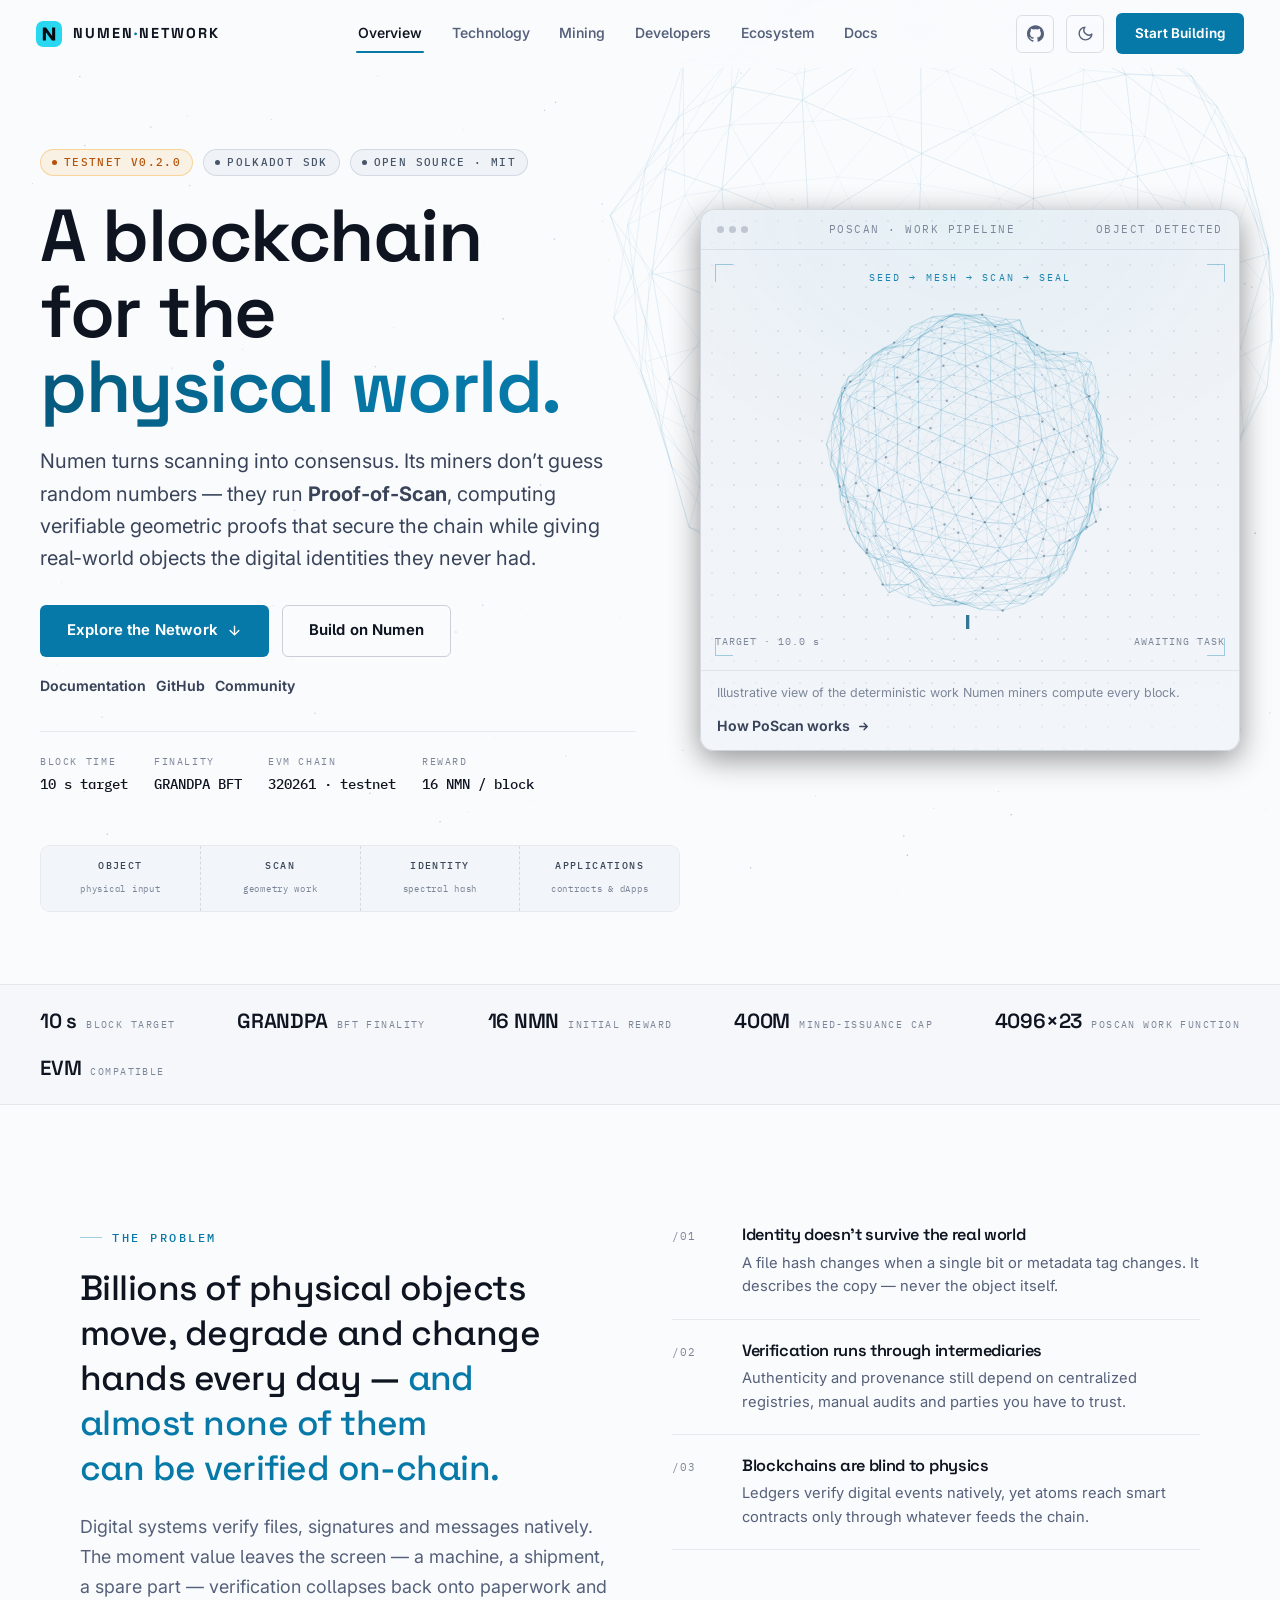
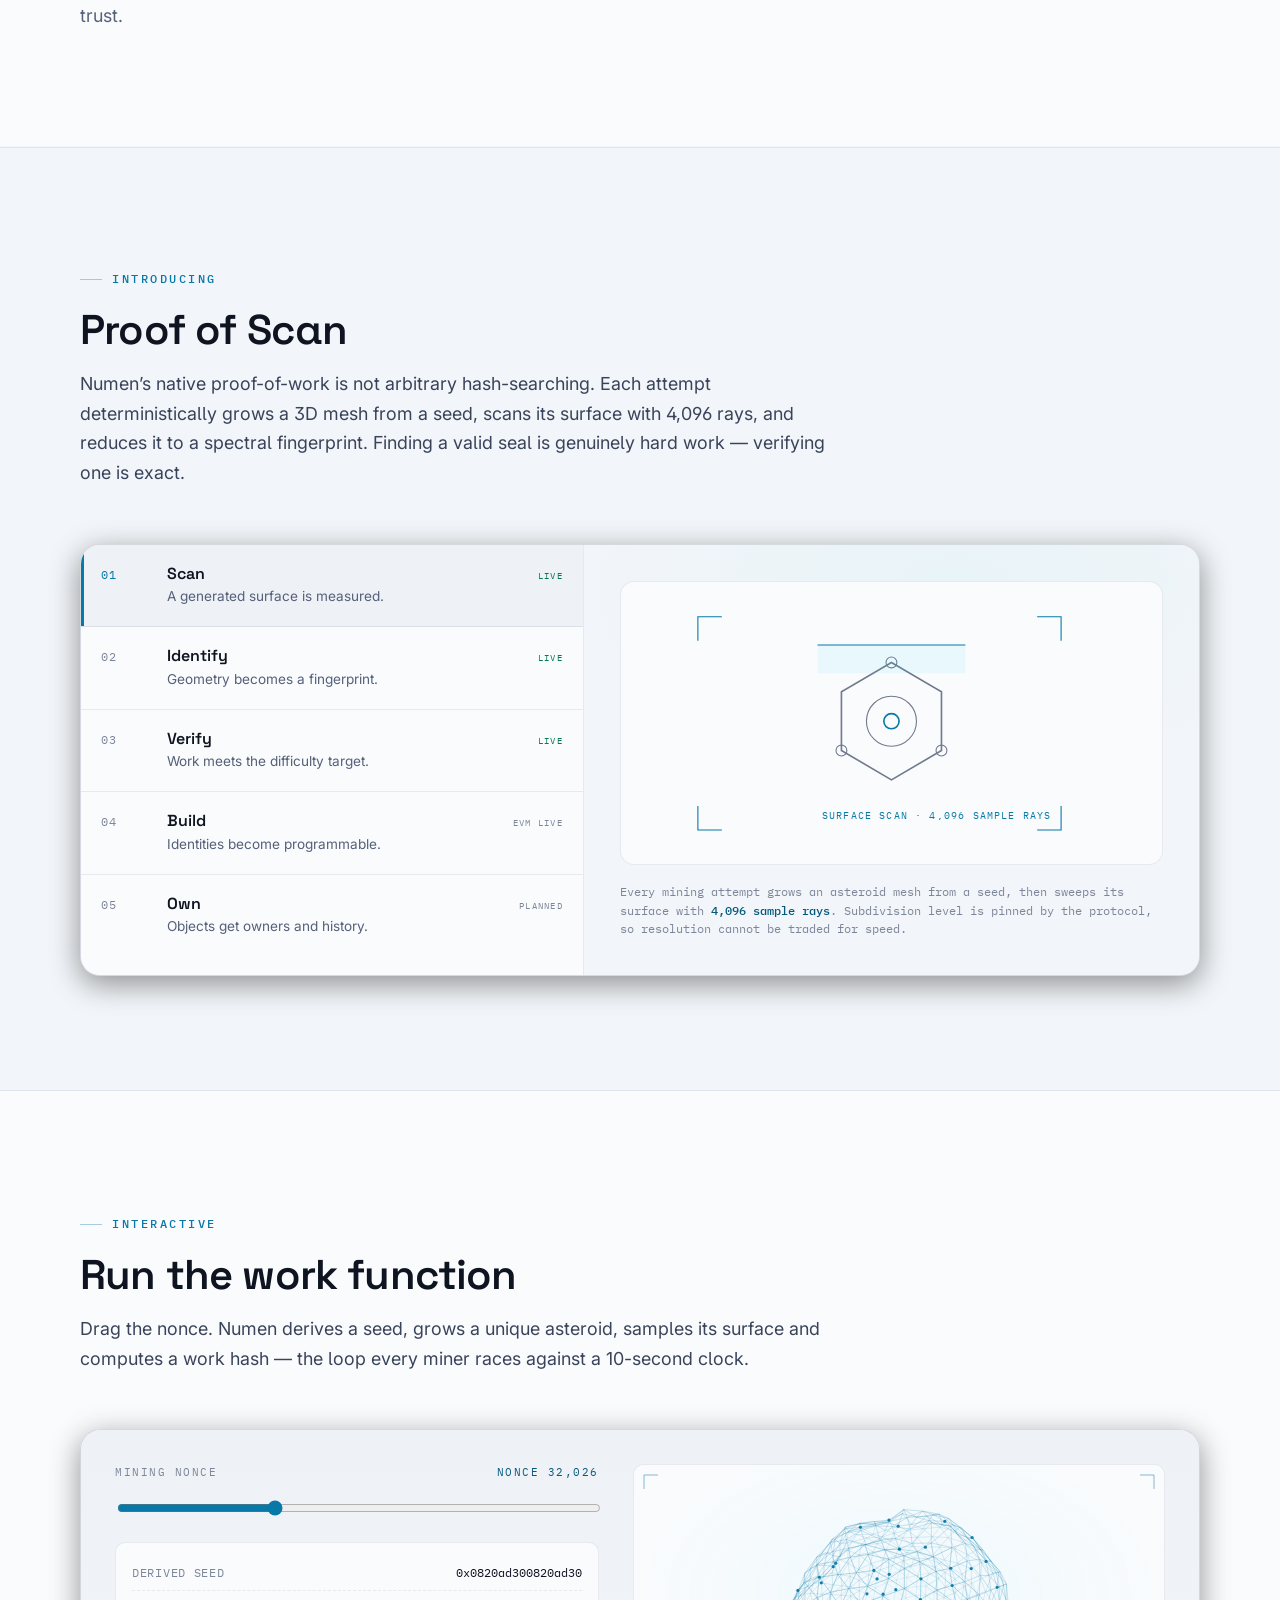
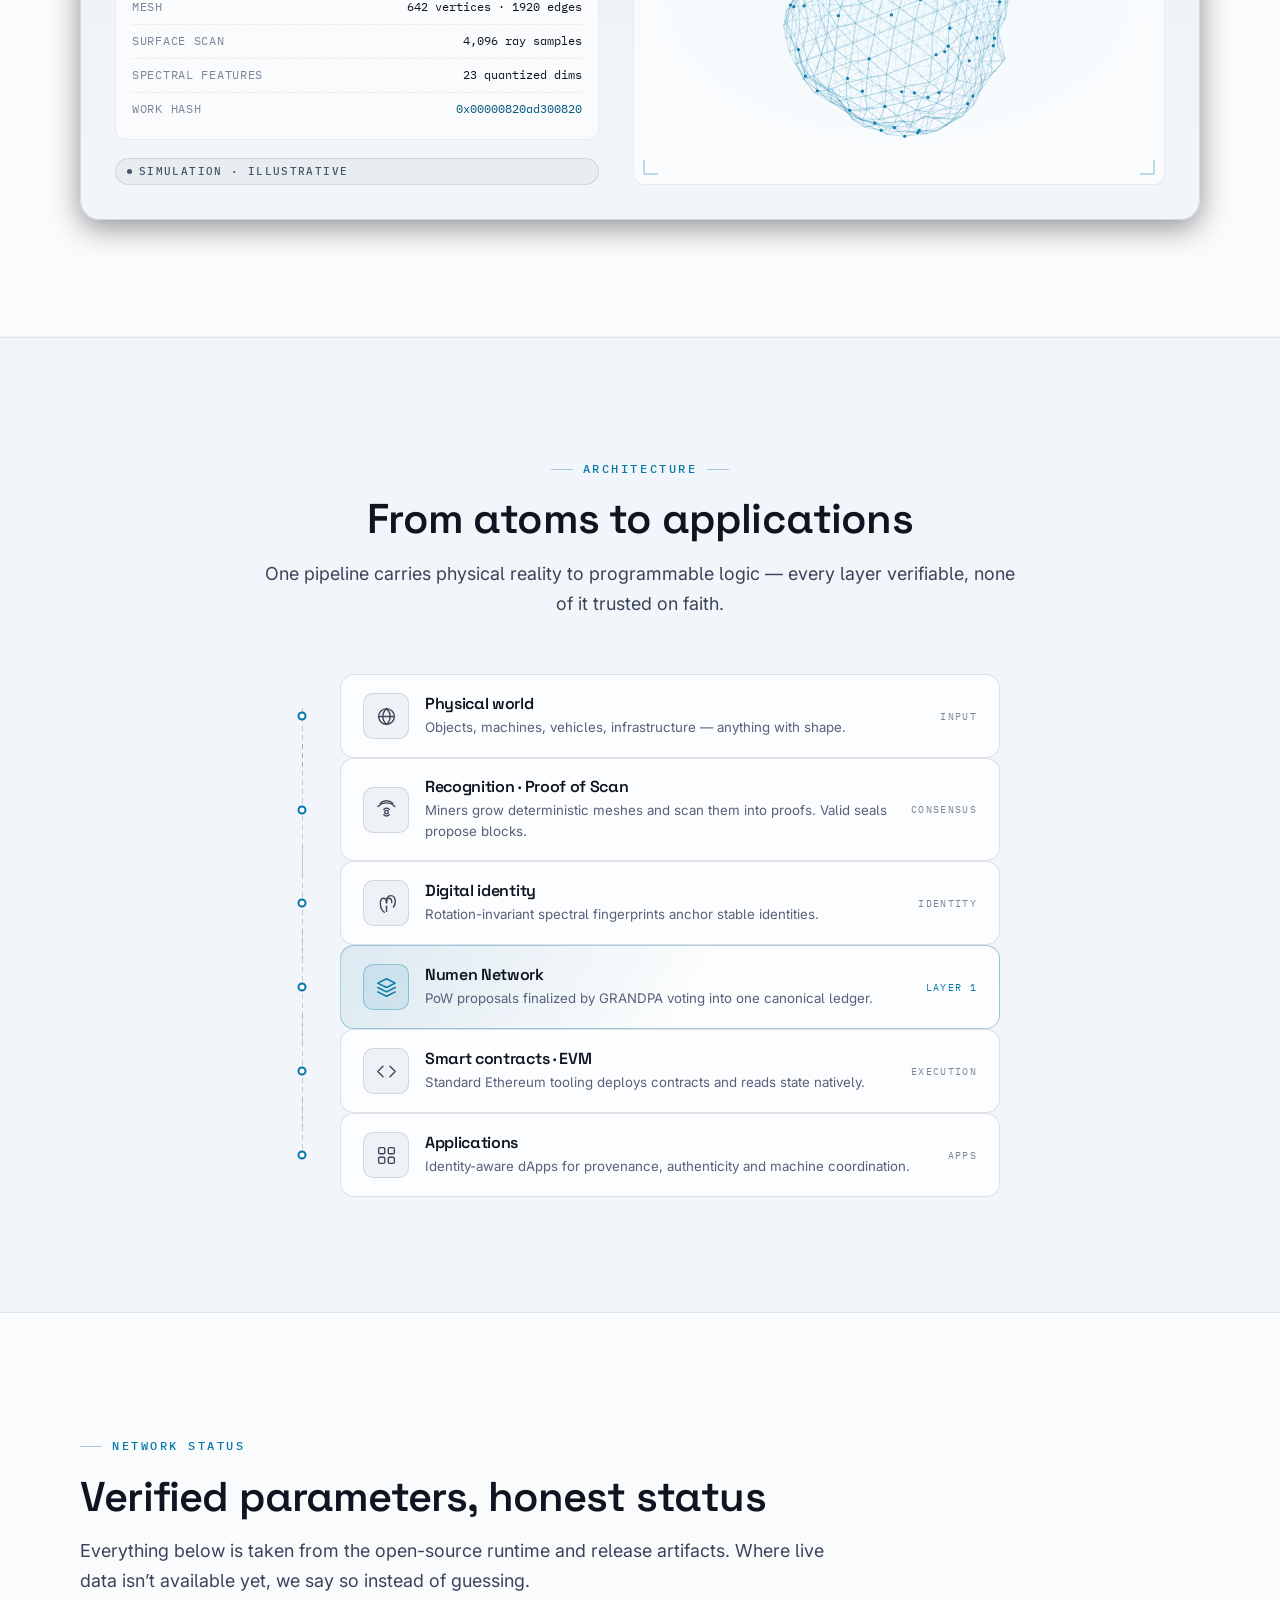
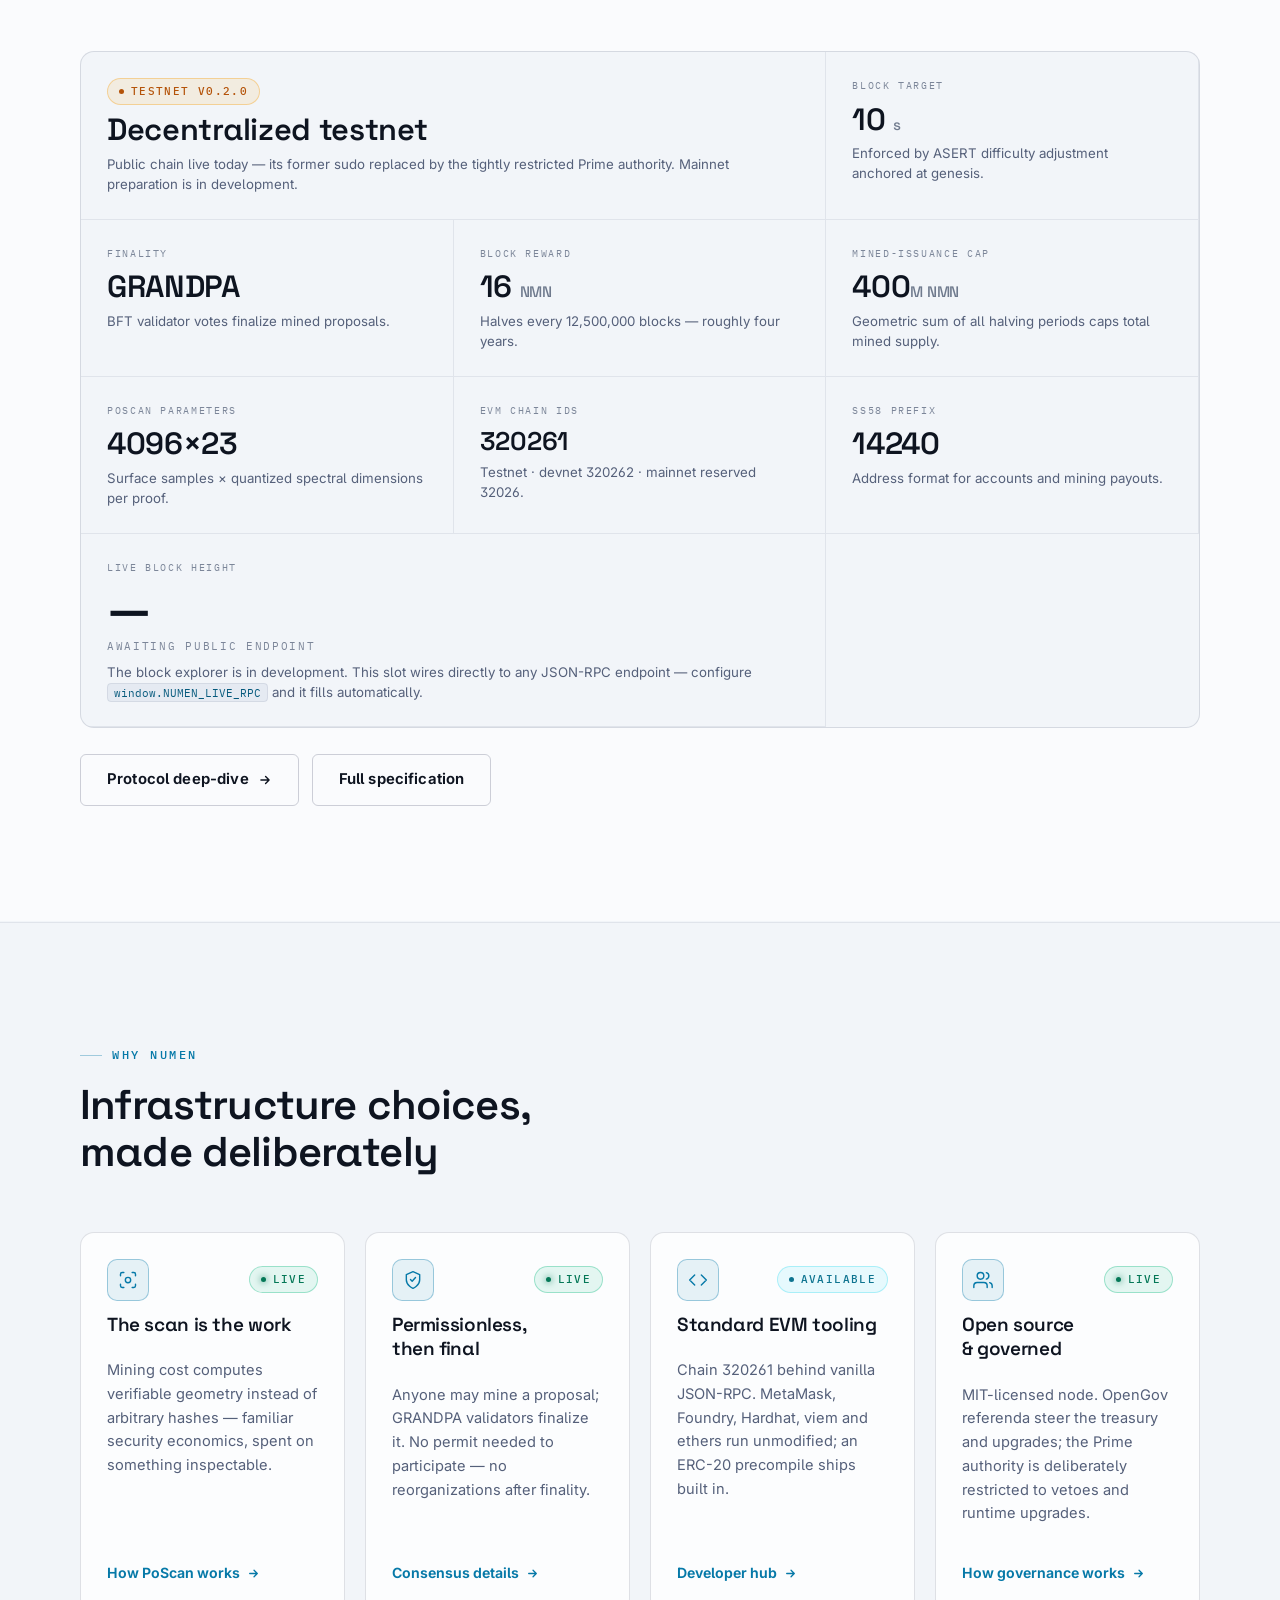
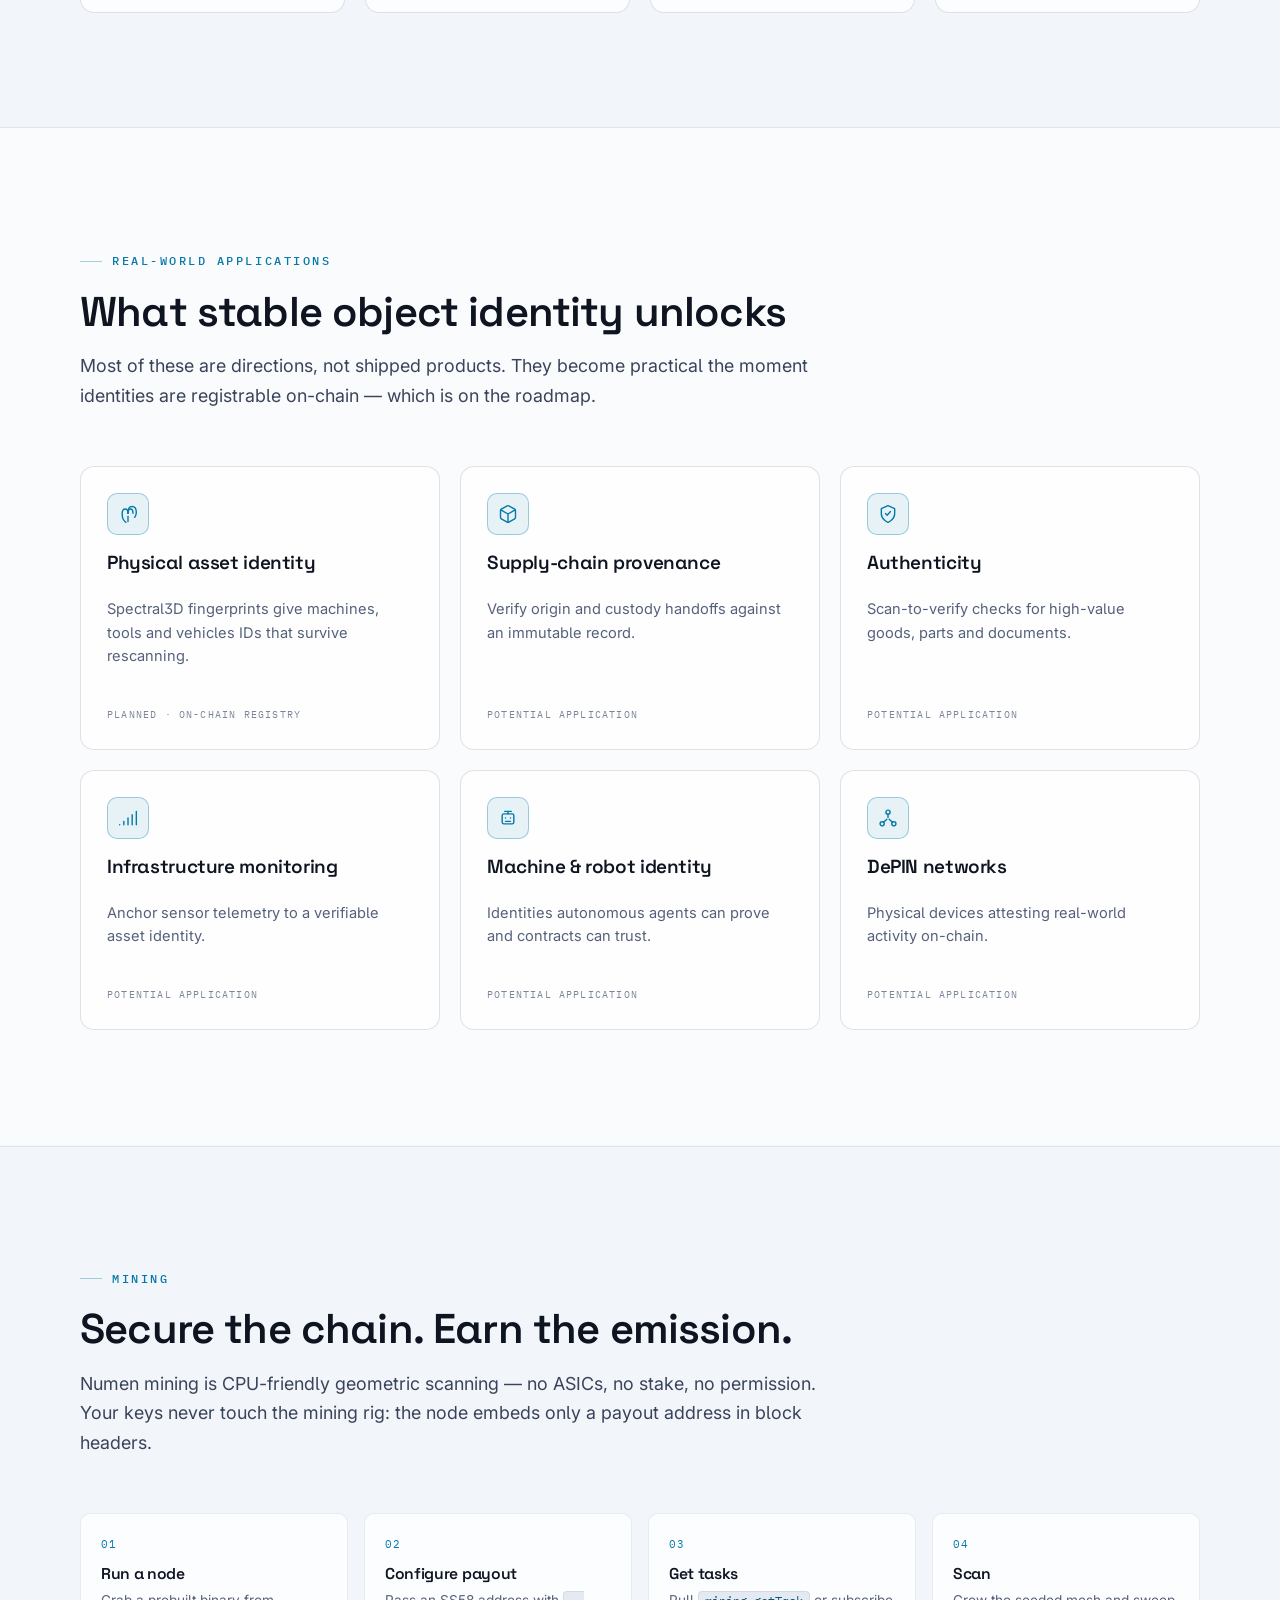
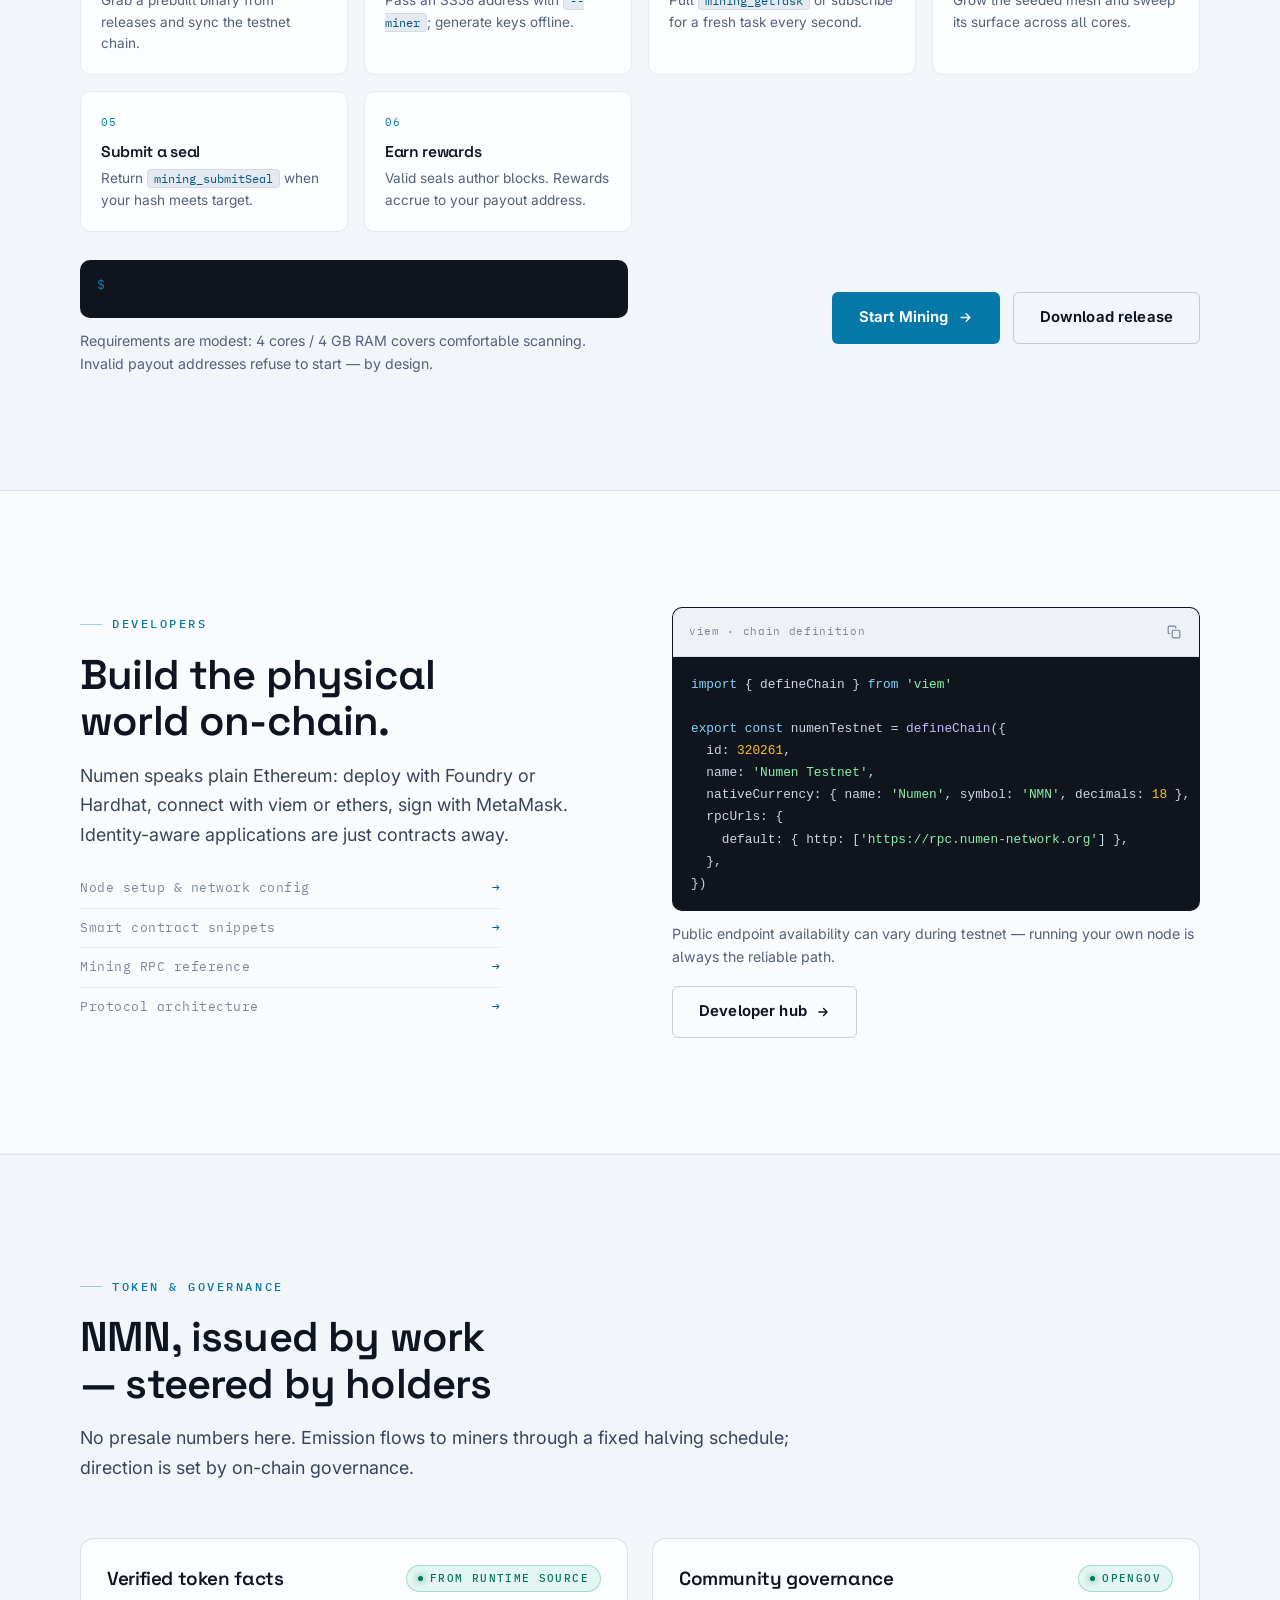
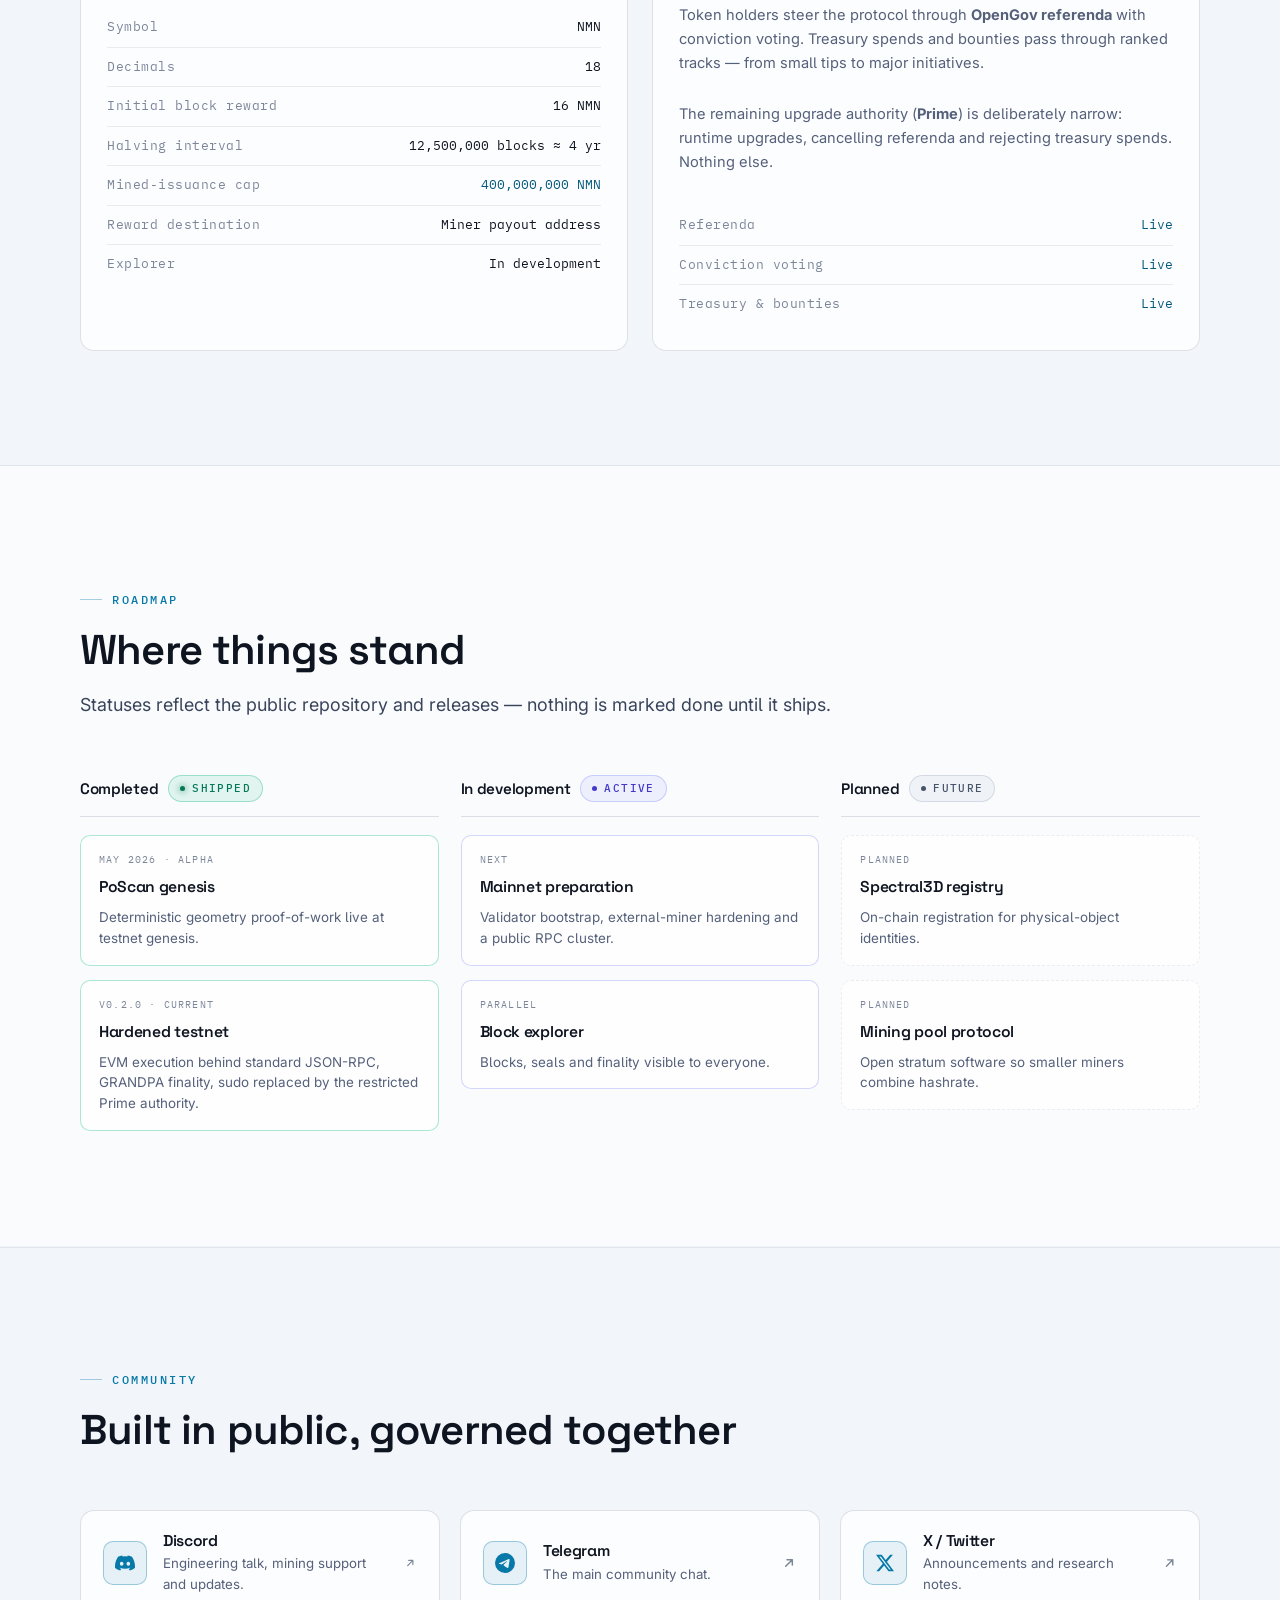
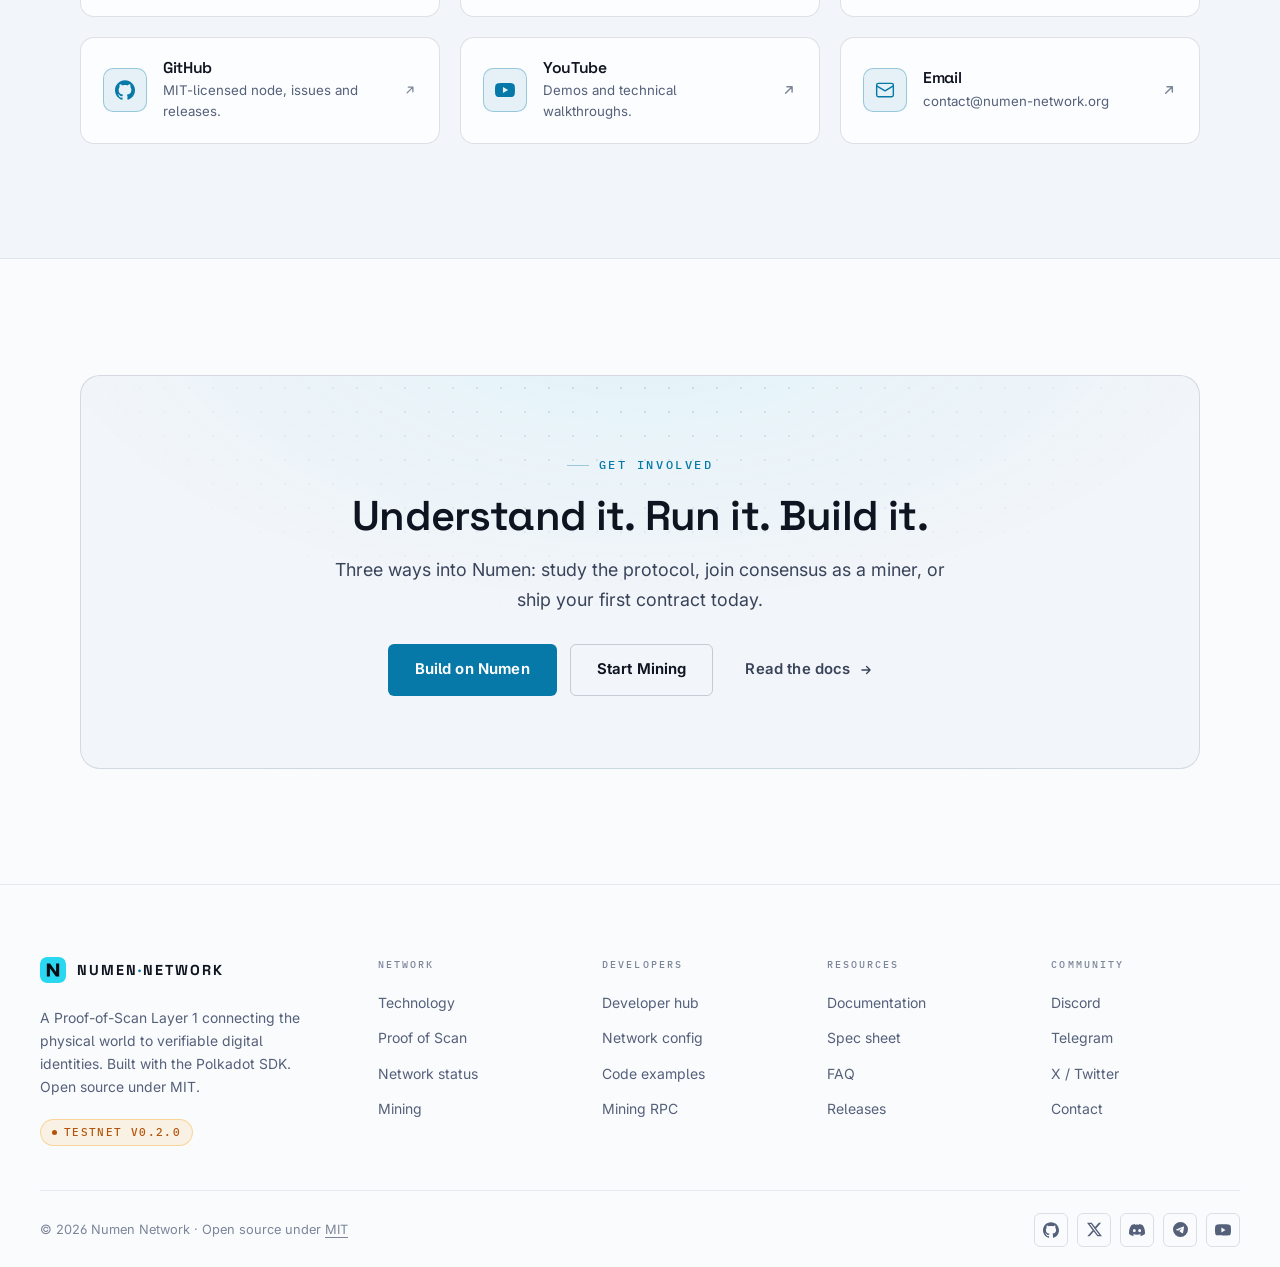
<file: index.html>
<!DOCTYPE html>
<html lang="en">
<head>
<meta charset="utf-8">
<meta name="viewport" content="width=device-width, initial-scale=1">
<title>Numen Network — Layer 1 Blockchain Powered by Proof of Scan</title>
<meta name="description" content="Numen Network is a Proof-of-Scan Layer 1 blockchain built on the Polkadot SDK. Miners earn blocks through verifiable geometry proofs while physical objects gain stable digital identities. EVM compatible, open source.">
<link rel="canonical" href="https://numen-network.org/">
<meta property="og:type" content="website">
<meta property="og:site_name" content="Numen Network">
<meta property="og:title" content="Numen Network — Layer 1 Blockchain Powered by Proof of Scan">
<meta property="og:description" content="A blockchain for the physical world. Proof-of-Scan consensus on a Polkadot SDK Layer 1, EVM compatible, community governed.">
<meta property="og:url" content="https://numen-network.org/">
<meta property="og:image" content="https://numen-network.org/og.png">
<meta name="twitter:card" content="summary_large_image">
<meta name="twitter:title" content="Numen Network — Layer 1 Blockchain Powered by Proof of Scan">
<meta name="twitter:description" content="A blockchain for the physical world. Proof-of-Scan consensus on a Polkadot SDK Layer 1.">
<meta name="twitter:image" content="https://numen-network.org/og.png">
<meta name="theme-color" content="#06070b">
<meta name="theme-color" content="#fafbfd" media="(prefers-color-scheme: light)">
<link rel="icon" href="data:image/svg+xml,%3Csvg xmlns='http://www.w3.org/2000/svg' viewBox='0 0 16 16'%3E%3Crect width='16' height='16' rx='3.5' fill='%2329d8f0'/%3E%3Cpath d='M4.2 12V4h2l3.7 5.2V4h1.9v8H9.8L6.1 6.9V12z' fill='%23060b12'/%3E%3C/svg%3E">
<link rel="preconnect" href="https://fonts.googleapis.com">
<link rel="preconnect" href="https://fonts.gstatic.com" crossorigin>
<link href="https://fonts.googleapis.com/css2?family=Inter:wght@400;500;600;700&family=Space+Grotesk:wght@500;600;700&family=IBM+Plex+Mono:wght@400;500&display=swap" rel="stylesheet">
<link rel="stylesheet" href="style.css">
<script>(function(){try{var t=localStorage.getItem('numen-theme');if(!t&&window.matchMedia&&window.matchMedia('(prefers-color-scheme: light)').matches)t='light';if(t==='light')document.documentElement.dataset.theme='light';}catch(e){}})();</script>
<script src="asteroid.js" defer></script>
<script src="hero-scan.js" defer></script>
<script src="poscan-sim.js" defer></script>
<script src="main.js" defer></script>

<script type="application/ld+json">
{
  "@context": "https://schema.org",
  "@graph": [
    {
      "@type": "Organization",
      "name": "Numen Network",
      "url": "https://numen-network.org/",
      "logo": "https://numen-network.org/og.png",
      "description": "Numen Network develops a Proof-of-Scan Layer 1 blockchain built with the Polkadot SDK.",
      "sameAs": [
        "https://github.com/numen-network/numen",
        "https://x.com/numen_network",
        "https://t.me/numen_network",
        "https://discord.gg/WKmyTfmaa",
        "https://www.youtube.com/@numen_network"
      ]
    },
    {
      "@type": "WebSite",
      "name": "Numen Network",
      "url": "https://numen-network.org/"
    },
    {
      "@type": "SoftwareApplication",
      "name": "Numen",
      "applicationCategory": "Blockchain Protocol",
      "operatingSystem": "Linux, macOS",
      "description": "Proof-of-Scan Layer 1 node uniting PoW block proposal, GRANDPA BFT finality, and Spectral3D computational proof. Built with the Polkadot SDK.",
      "url": "https://github.com/numen-network/numen",
      "softwareVersion": "0.2.0",
      "license": "https://github.com/numen-network/numen/blob/master/LICENSE"
    }
  ]
}
</script>
</head>
<body>

<a class="skip-link" href="#main">Skip to content</a>

<canvas id="sky" aria-hidden="true"></canvas>

<div class="page">

  <!-- ================================ Navigation ============================ -->
  <nav class="nav" aria-label="Main navigation">
    <a class="logo" href="index.html" aria-label="Numen Network home">
      <span class="logo-mark" aria-hidden="true"></span>
      <span class="logo-name">NUMEN<b>&middot;</b>NETWORK</span>
    </a>

    <div class="nav-links">
      <a class="nav-link active" href="index.html" aria-current="page">Overview</a>
      <a class="nav-link" href="network.html">Technology</a>
      <a class="nav-link" href="mining.html">Mining</a>
      <a class="nav-link" href="developers.html">Developers</a>
      <a class="nav-link" href="ecosystem.html">Ecosystem</a>
      <a class="nav-link" href="docs.html">Docs</a>
    </div>

    <div class="nav-right">
      <a class="icon-btn github-btn" href="https://github.com/numen-network/numen" target="_blank" rel="noopener" aria-label="Numen on GitHub">
        <svg width="17" height="17" viewBox="0 0 24 24" fill="currentColor" aria-hidden="true"><path d="M12 .297c-6.63 0-12 5.373-12 12 0 5.303 3.438 9.8 8.205 11.385.6.113.82-.258.82-.577 0-.285-.01-1.04-.015-2.04-3.338.724-4.042-1.61-4.042-1.61C4.422 18.07 3.633 17.7 3.633 17.7c-1.087-.744.084-.729.084-.729 1.205.084 1.838 1.236 1.838 1.236 1.07 1.835 2.809 1.305 3.495.998.108-.776.417-1.305.76-1.605-2.665-.3-5.466-1.332-5.466-5.93 0-1.31.465-2.38 1.235-3.22-.135-.303-.54-1.523.105-3.176 0 0 1.005-.322 3.3 1.23.96-.267 1.98-.399 3-.405 1.02.006 2.04.138 3 .405 2.28-1.552 3.285-1.23 3.285-1.23.645 1.653.24 2.873.12 3.176.765.84 1.23 1.91 1.23 3.22 0 4.61-2.805 5.625-5.475 5.92.42.36.81 1.096.81 2.22 0 1.606-.015 2.896-.015 3.286 0 .315.21.69.825.57C20.565 22.092 24 17.592 24 12.297c0-6.627-5.373-12-12-12"/></svg>
      </a>
      <button class="icon-btn theme-toggle" type="button" aria-label="Toggle color theme">
        <svg class="ic-sun" width="17" height="17" viewBox="0 0 24 24" fill="none" stroke="currentColor" stroke-width="2" stroke-linecap="round" aria-hidden="true"><circle cx="12" cy="12" r="4"/><path d="M12 2v3M12 19v3M2 12h3M19 12h3M4.6 4.6l2.1 2.1M17.3 17.3l2.1 2.1M19.4 4.6l-2.1 2.1M6.7 17.3l-2.1 2.1"/></svg>
        <svg class="ic-moon" width="17" height="17" viewBox="0 0 24 24" fill="none" stroke="currentColor" stroke-width="2" stroke-linecap="round" stroke-linejoin="round" aria-hidden="true"><path d="M21 12.8A9 9 0 1 1 11.2 3a7 7 0 0 0 9.8 9.8z"/></svg>
      </button>
      <a class="btn btn-primary btn-nav" href="developers.html">Start Building</a>
      <button class="icon-btn nav-burger" type="button" aria-expanded="false" aria-controls="mobile-menu" aria-label="Open menu">
        <span></span><span></span><span></span>
      </button>
    </div>
  </nav>

  <div id="mobile-menu" class="mobile-menu">
    <nav class="mm-links" aria-label="Mobile navigation">
      <a class="active" href="index.html">Overview<span class="mm-n">01</span></a>
      <a href="network.html">Technology<span class="mm-n">02</span></a>
      <a href="mining.html">Mining<span class="mm-n">03</span></a>
      <a href="developers.html">Developers<span class="mm-n">04</span></a>
      <a href="ecosystem.html">Ecosystem<span class="mm-n">05</span></a>
      <a href="docs.html">Docs<span class="mm-n">06</span></a>
    </nav>
    <div class="mm-foot">
      <a class="btn btn-primary" href="developers.html">Start Building</a>
      <div class="mm-social">
        <a class="foot-icon" href="https://github.com/numen-network/numen" target="_blank" rel="noopener" aria-label="GitHub"><svg width="16" height="16" viewBox="0 0 24 24" fill="currentColor" aria-hidden="true"><path d="M12 .297c-6.63 0-12 5.373-12 12 0 5.303 3.438 9.8 8.205 11.385.6.113.82-.258.82-.577 0-.285-.01-1.04-.015-2.04-3.338.724-4.042-1.61-4.042-1.61C4.422 18.07 3.633 17.7 3.633 17.7c-1.087-.744.084-.729.084-.729 1.205.084 1.838 1.236 1.838 1.236 1.07 1.835 2.809 1.305 3.495.998.108-.776.417-1.305.76-1.605-2.665-.3-5.466-1.332-5.466-5.93 0-1.31.465-2.38 1.235-3.22-.135-.303-.54-1.523.105-3.176 0 0 1.005-.322 3.3 1.23.96-.267 1.98-.399 3-.405 1.02.006 2.04.138 3 .405 2.28-1.552 3.285-1.23 3.285-1.23.645 1.653.24 2.873.12 3.176.765.84 1.23 1.91 1.23 3.22 0 4.61-2.805 5.625-5.475 5.92.42.36.81 1.096.81 2.22 0 1.606-.015 2.896-.015 3.286 0 .315.21.69.825.57C20.565 22.092 24 17.592 24 12.297c0-6.627-5.373-12-12-12"/></svg></a>
        <a class="foot-icon" href="https://x.com/numen_network" target="_blank" rel="noopener" aria-label="X"><svg width="15" height="15" viewBox="0 0 24 24" fill="currentColor" aria-hidden="true"><path d="M18.901 1.153h3.68l-8.04 9.19L24 22.846h-7.406l-5.8-7.584-6.638 7.584H.474l8.6-9.83L0 1.154h7.594l5.243 6.932ZM17.61 20.644h2.039L6.486 3.24H4.298Z"/></svg></a>
        <a class="foot-icon" href="https://discord.gg/WKmyTfmaa" target="_blank" rel="noopener" aria-label="Discord"><svg width="16" height="16" viewBox="0 0 24 24" fill="currentColor" aria-hidden="true"><path d="M20.317 4.37a19.791 19.791 0 0 0-4.885-1.515.074.074 0 0 0-.079.037c-.21.375-.444.865-.608 1.25a18.27 18.27 0 0 0-5.487 0 12.64 12.64 0 0 0-.617-1.25.077.077 0 0 0-.079-.037A19.736 19.736 0 0 0 3.677 4.37a.07.07 0 0 0-.032.027C.533 9.046-.32 13.58.099 18.058a.082.082 0 0 0 .031.056 19.9 19.9 0 0 0 5.993 3.03.078.078 0 0 0 .084-.028 14.09 14.09 0 0 0 1.226-1.994.076.076 0 0 0-.041-.106 13.107 13.107 0 0 1-1.872-.892.077.077 0 0 1-.008-.128 10.2 10.2 0 0 0 .372-.292.074.074 0 0 1 .077-.01c3.928 1.793 8.18 1.793 12.062 0a.074.074 0 0 1 .078.01c.12.098.246.198.373.292a.077.077 0 0 1-.006.127 12.299 12.299 0 0 1-1.873.892.077.077 0 0 0-.041.107c.36.698.772 1.362 1.225 1.993a.076.076 0 0 0 .084.028 19.839 19.839 0 0 0 6.002-3.03.077.077 0 0 0 .032-.054c.5-5.177-.838-9.674-3.549-13.66a.061.061 0 0 0-.031-.03zM8.02 15.33c-1.182 0-2.157-1.085-2.157-2.419 0-1.333.955-2.419 2.157-2.419 1.21 0 2.176 1.096 2.157 2.42 0 1.333-.956 2.418-2.157 2.418zm7.975 0c-1.183 0-2.157-1.085-2.157-2.419 0-1.333.955-2.419 2.157-2.419 1.21 0 2.176 1.096 2.157 2.42 0 1.333-.946 2.418-2.157 2.418z"/></svg></a>
        <a class="foot-icon" href="https://t.me/numen_network" target="_blank" rel="noopener" aria-label="Telegram"><svg width="15" height="15" viewBox="0 0 24 24" fill="currentColor" aria-hidden="true"><path d="M11.944 0A12 12 0 0 0 0 12a12 12 0 0 0 12 12 12 12 0 0 0 12-12A12 12 0 0 0 12 0a12 12 0 0 0-.056 0zm4.962 7.224c.1-.002.321.023.465.14a.506.506 0 0 1 .171.325c.016.093.036.306.02.472-.18 1.898-.962 6.502-1.36 8.627-.168.9-.499 1.201-.82 1.23-.696.065-1.225-.46-1.9-.902-1.056-.693-1.653-1.124-2.678-1.8-1.185-.78-.417-1.21.258-1.91.177-.184 3.247-2.977 3.307-3.23.007-.032.014-.15-.056-.212s-.174-.041-.249-.024c-.106.024-1.793 1.14-5.061 3.345-.48.33-.913.49-1.302.48-.428-.008-1.252-.241-1.865-.44-.752-.245-1.349-.374-1.297-.789.027-.216.325-.437.893-.663 3.498-1.524 5.83-2.529 6.998-3.014 3.332-1.386 4.025-1.627 4.476-1.635z"/></svg></a>
      </div>
    </div>
  </div>

  <main id="main">

    <!-- ================================ Hero ================================= -->
    <header class="hero">
      <div class="wrap wrap-wide">
        <div class="hero-grid">
          <div>
            <div class="hero-kicker-row rv">
              <span class="chip chip-testnet">Testnet v0.2.0</span>
              <span class="chip chip-plan">Polkadot SDK</span>
              <span class="chip chip-plan">Open Source · MIT</span>
            </div>
            <h1 class="rv" style="--rvd:60ms;">A blockchain for the <span class="hl">physical&nbsp;world.</span></h1>
            <p class="hero-sub rv" style="--rvd:140ms;">
              Numen turns scanning into consensus. Its miners don&rsquo;t guess random
              numbers &mdash; they run <strong>Proof&#8209;of&#8209;Scan</strong>, computing verifiable
              geometric proofs that secure the chain while giving real-world objects
              the digital identities they never had.
            </p>
            <div class="cta-row rv" style="--rvd:220ms;">
              <a class="btn btn-primary" href="#network">
                Explore the Network
                <svg width="15" height="15" viewBox="0 0 24 24" fill="none" stroke="currentColor" stroke-width="2.2" stroke-linecap="round" stroke-linejoin="round" aria-hidden="true"><path d="M12 5v14M5 12l7 7 7-7"/></svg>
              </a>
              <a class="btn btn-secondary" href="developers.html">Build on Numen</a>
            </div>
            <div class="hero-kicker-row rv" style="--rvd:290ms; margin-top:18px;">
              <a class="link-arrow dim" href="docs.html">Documentation</a>
              <a class="link-arrow dim" href="https://github.com/numen-network/numen" target="_blank" rel="noopener">GitHub</a>
              <a class="link-arrow dim" href="ecosystem.html#community">Community</a>
            </div>

            <dl class="hero-meta rv" style="--rvd:360ms;">
              <div><dt>Block time</dt><dd>10 s target</dd></div>
              <div><dt>Finality</dt><dd>GRANDPA BFT</dd></div>
              <div><dt>EVM chain</dt><dd>320261 · testnet</dd></div>
              <div><dt>Reward</dt><dd>16 NMN / block</dd></div>
            </dl>
          </div>

          <aside class="scan-stage rv" style="--rvd:180ms;" aria-label="Illustration of the Proof-of-Scan work pipeline">
            <div class="stage-bar">
              <span class="dots" aria-hidden="true"><i></i><i></i><i></i></span>
              <span>PoScan &middot; work pipeline</span>
              <span id="scan-tag">OBJECT DETECTED</span>
            </div>
            <div class="scan-view">
              <canvas id="scan-canvas" aria-hidden="true"></canvas>
              <div class="scan-hud" aria-hidden="true">
                <i class="hud-corner tl"></i><i class="hud-corner tr"></i>
                <i class="hud-corner bl"></i><i class="hud-corner br"></i>
                <span class="hud-tag">seed &rarr; mesh &rarr; scan &rarr; seal</span>
                <div class="hud-hash" id="scan-hash"></div>
                <div class="hud-readout">
                  <span>TARGET &middot; 10.0 s</span>
                  <span id="scan-status">AWAITING TASK</span>
                </div>
              </div>
            </div>
            <div class="stage-caption">
              <span>Illustrative view of the deterministic work Numen miners compute every block.</span>
              <a class="link-arrow dim" href="network.html#poscan">How PoScan works
                <svg width="13" height="13" viewBox="0 0 24 24" fill="none" stroke="currentColor" stroke-width="2.4" stroke-linecap="round" stroke-linejoin="round" aria-hidden="true"><path d="M5 12h14M13 6l6 6-6 6"/></svg>
              </a>
            </div>
          </aside>
        </div>

        <div class="pipe rv" style="--rvd:420ms;" role="img" aria-label="Pipeline: physical object, scan, identity, applications">
          <div class="pipe-node"><b>Object</b><i>physical input</i></div>
          <div class="pipe-node"><b>Scan</b><i>geometry work</i></div>
          <div class="pipe-node"><b>Identity</b><i>spectral hash</i></div>
          <div class="pipe-node"><b>Applications</b><i>contracts &amp; dApps</i></div>
        </div>
      </div>
    </header>

    <!-- Fact strip -->
    <div class="fact-strip">
      <div class="wrap wrap-wide">
        <div class="fact"><b>10&nbsp;s</b><span>block target</span></div>
        <div class="fact"><b>GRANDPA</b><span>BFT finality</span></div>
        <div class="fact"><b>16&nbsp;NMN</b><span>initial reward</span></div>
        <div class="fact"><b>400M</b><span>mined-issuance cap</span></div>
        <div class="fact"><b>4096&times;23</b><span>PoScan work function</span></div>
        <div class="fact"><b>EVM</b><span>compatible</span></div>
      </div>
    </div>

    <!-- ============================== Problem ================================ -->
    <section class="section" aria-labelledby="problem-title">
      <div class="wrap">
        <div class="problem-grid">
          <div class="rv">
            <p class="eyebrow">The problem</p>
            <h2 id="problem-title" class="big-quote" style="font-family:var(--display);">
              Billions of physical objects move, degrade and change hands every day
              &mdash; <em>and almost none of them can be verified on-chain.</em>
            </h2>
            <p class="lead muted" style="margin-top:22px;">
              Digital systems verify files, signatures and messages natively. The moment
              value leaves the screen &mdash; a machine, a shipment, a spare part &mdash;
              verification collapses back onto paperwork and trust.
            </p>
          </div>
          <div class="offline-list rv" style="--rvd:120ms;">
            <div class="offline-item">
              <span class="offline-num">/01</span>
              <div>
                <h3>Identity doesn&rsquo;t survive the real world</h3>
                <p>A file hash changes when a single bit or metadata tag changes. It describes the copy &mdash; never the object itself.</p>
              </div>
            </div>
            <div class="offline-item">
              <span class="offline-num">/02</span>
              <div>
                <h3>Verification runs through intermediaries</h3>
                <p>Authenticity and provenance still depend on centralized registries, manual audits and parties you have to trust.</p>
              </div>
            </div>
            <div class="offline-item">
              <span class="offline-num">/03</span>
              <div>
                <h3>Blockchains are blind to physics</h3>
                <p>Ledgers verify digital events natively, yet atoms reach smart contracts only through whatever feeds the chain.</p>
              </div>
            </div>
          </div>
        </div>
      </div>
    </section>

    <!-- ========================= Proof of Scan stepper ======================== -->
    <section id="poscan" class="section section-alt" aria-labelledby="poscan-title">
      <div class="wrap">
        <div class="section-head rv">
          <p class="eyebrow">Introducing</p>
          <h2 id="poscan-title">Proof of Scan</h2>
          <p class="lead">
            Numen&rsquo;s native proof-of-work is not arbitrary hash-searching. Each attempt
            deterministically grows a 3D mesh from a seed, scans its surface with 4,096 rays,
            and reduces it to a spectral fingerprint. Finding a valid seal is genuinely hard
            work &mdash; verifying one is exact.
          </p>
        </div>

        <div class="poscan-shell rv" data-tabs data-auto data-interval="5200">
          <div class="poscan-steps" role="tablist" aria-label="Proof-of-Scan steps" aria-orientation="vertical">
            <button class="poscan-step done" role="tab" id="ps-tab-1" aria-controls="ps-panel-1" aria-selected="true" tabindex="0">
              <span class="step-no">01</span>
              <span>
                <span class="step-title">Scan</span>
                <span class="step-desc">A generated surface is measured.</span>
              </span>
              <span class="step-state">Live</span>
            </button>
            <button class="poscan-step done" role="tab" id="ps-tab-2" aria-controls="ps-panel-2" aria-selected="false" tabindex="-1">
              <span class="step-no">02</span>
              <span>
                <span class="step-title">Identify</span>
                <span class="step-desc">Geometry becomes a fingerprint.</span>
              </span>
              <span class="step-state">Live</span>
            </button>
            <button class="poscan-step done" role="tab" id="ps-tab-3" aria-controls="ps-panel-3" aria-selected="false" tabindex="-1">
              <span class="step-no">03</span>
              <span>
                <span class="step-title">Verify</span>
                <span class="step-desc">Work meets the difficulty target.</span>
              </span>
              <span class="step-state">Live</span>
            </button>
            <button class="poscan-step" role="tab" id="ps-tab-4" aria-controls="ps-panel-4" aria-selected="false" tabindex="-1">
              <span class="step-no">04</span>
              <span>
                <span class="step-title">Build</span>
                <span class="step-desc">Identities become programmable.</span>
              </span>
              <span class="step-state">EVM live</span>
            </button>
            <button class="poscan-step" role="tab" id="ps-tab-5" aria-controls="ps-panel-5" aria-selected="false" tabindex="-1">
              <span class="step-no">05</span>
              <span>
                <span class="step-title">Own</span>
                <span class="step-desc">Objects get owners and history.</span>
              </span>
              <span class="step-state">Planned</span>
            </button>
          </div>

          <div class="poscan-stage">
            <section class="poscan-panel on" role="tabpanel" id="ps-panel-1" aria-labelledby="ps-tab-1">
              <div class="poscan-vis">
                <svg viewBox="0 0 420 260" role="img" aria-label="Illustration of surface scanning">
                  <path class="pv-accent pv-thin" d="M32 54V32h22 M344 32h22v22 M366 206v22h-22 M54 228H32v-22"/>
                  <polygon class="pv-stroke" points="210,74 256,101 256,155 210,182 164,155 164,101"/>
                  <circle class="pv-stroke pv-thin" cx="210" cy="128" r="23"/>
                  <circle class="pv-accent" cx="210" cy="128" r="7"/>
                  <circle class="pv-stroke pv-thin" cx="210" cy="74" r="5"/>
                  <circle class="pv-stroke pv-thin" cx="256" cy="155" r="5"/>
                  <circle class="pv-stroke pv-thin" cx="164" cy="155" r="5"/>
                  <g class="pv-sweep" style="--sweep-dist:150px;">
                    <rect x="142" y="58" width="136" height="26" fill="rgba(41,216,240,0.08)" stroke="none"/>
                    <line class="pv-accent pv-thin" x1="142" y1="58" x2="278" y2="58"/>
                  </g>
                  <text class="pv-text acc" x="146" y="218">SURFACE SCAN &#183; 4,096 SAMPLE RAYS</text>
                </svg>
              </div>
              <p class="panel-note">
                Every mining attempt grows an asteroid mesh from a seed, then sweeps its
                surface with <b>4,096 sample rays</b>. Subdivision level is pinned by the
                protocol, so resolution cannot be traded for speed.
              </p>
            </section>

            <section class="poscan-panel" role="tabpanel" id="ps-panel-2" aria-labelledby="ps-tab-2">
              <div class="poscan-vis">
                <svg viewBox="0 0 420 260" role="img" aria-label="Illustration of identity formation">
                  <polygon class="pv-stroke" points="112,92 152,116 152,163 112,187 72,163 72,116"/>
                  <circle class="pv-dot" cx="112" cy="139" r="4" fill="var(--accent)" stroke="none"/>
                  <path class="pv-dash" d="M166 132 C 196 126, 198 106, 226 104"/>
                  <rect class="pv-fill" x="226" y="86" width="168" height="66" rx="8"/>
                  <text class="pv-text ink" x="240" y="108">SPECTRAL IDENTITY</text>
                  <text class="pv-text acc" x="240" y="126">0x00004a8f9c2e71bd</text>
                  <text class="pv-text" x="240" y="143">23-D QUANTIZED VECTOR</text>
                  <path class="pv-dash" d="M166 148 C 202 154, 204 186, 232 192"/>
                  <text class="pv-text" x="234" y="212">ROTATION-INVARIANT FINGERPRINT</text>
                  <text class="pv-text" x="60" y="222">SAME OBJECT &rarr; SAME HASH</text>
                </svg>
              </div>
              <p class="panel-note">
                Ray measurements resolve into <b>23 quantized spectral dimensions</b>.
                Re-scanning the same geometry from any pose yields the same identity &mdash;
                that stability is what makes it useful beyond mining.
              </p>
            </section>

            <section class="poscan-panel" role="tabpanel" id="ps-panel-3" aria-labelledby="ps-tab-3">
              <div class="poscan-vis">
                <svg viewBox="0 0 420 260" role="img" aria-label="Illustration of seal verification">
                  <text class="pv-text ink" x="40" y="86">WORK HASH</text>
                  <rect class="pv-fill" x="40" y="94" width="270" height="16" rx="4"/>
                  <rect x="40" y="94" width="188" height="16" rx="4" fill="var(--accent)" opacity="0.45"/>
                  <text class="pv-text" x="318" y="107">0x00004a8f&#8230;</text>
                  <text class="pv-text ink" x="40" y="150">DIFFICULTY TARGET</text>
                  <rect class="pv-fill" x="40" y="158" width="270" height="16" rx="4"/>
                  <line class="pv-accent" x1="252" y1="150" x2="252" y2="182"/>
                  <text class="pv-text acc" x="256" y="146">TARGET</text>
                  <circle class="pv-accent" cx="348" cy="166" r="17"/>
                  <path class="pv-accent" d="M340 166l6 6 11-11"/>
                  <text class="pv-text" x="40" y="222">HASH &#8804; TARGET &rarr; SEAL ACCEPTED &middot; ADJUSTED BY ASERT EVERY BLOCK</text>
                </svg>
              </div>
              <p class="panel-note">
                Quantized features hash into the work hash. If it meets the
                ASERT-adjusted target, the seal is valid and proposes a block &mdash;
                <b>hard to find, instant to verify</b>.
              </p>
            </section>

            <section class="poscan-panel" role="tabpanel" id="ps-panel-4" aria-labelledby="ps-tab-4">
              <div class="poscan-vis">
                <svg viewBox="0 0 420 260" role="img" aria-label="Illustration of building with identities">
                  <rect class="pv-fill" x="40" y="48" width="122" height="34" rx="7"/>
                  <text class="pv-text acc" x="53" y="69">ID 0x0000&#8230;71bd</text>
                  <path class="pv-dash" d="M162 64 C 200 64, 204 88, 238 88"/>
                  <rect class="pv-fill" x="238" y="54" width="152" height="126" rx="8"/>
                  <line class="pv-stroke pv-thin" x1="238" y1="78" x2="390" y2="78"/>
                  <circle class="pv-stroke pv-thin" cx="252" cy="66" r="3"/>
                  <circle class="pv-stroke pv-thin" cx="262" cy="66" r="3"/>
                  <text class="pv-text" x="276" y="70">Contract.sol</text>
                  <rect x="250" y="90" width="96" height="5" rx="2.5" fill="var(--line3)"/>
                  <rect x="250" y="103" width="120" height="5" rx="2.5" fill="var(--line3)"/>
                  <rect x="250" y="116" width="76" height="5" rx="2.5" fill="var(--accent)" opacity="0.55"/>
                  <rect x="250" y="129" width="110" height="5" rx="2.5" fill="var(--line3)"/>
                  <rect x="250" y="142" width="60" height="5" rx="2.5" fill="var(--line3)"/>
                  <text class="pv-text acc" x="40" y="216">STANDARD SOLIDITY &middot; ETHEREUM TOOLING</text>
                  <text class="pv-text" x="40" y="232">READ IDENTITIES FROM CONTRACTS</text>
                </svg>
              </div>
              <p class="panel-note">
                Seals anchor blocks; the same machinery anchors objects. Contracts read both
                through <b>standard EVM JSON-RPC</b> on chain 320261 &mdash; Foundry,
                Hardhat, viem and ethers work unmodified.
              </p>
            </section>

            <section class="poscan-panel" role="tabpanel" id="ps-panel-5" aria-labelledby="ps-tab-5">
              <div class="poscan-vis">
                <svg viewBox="0 0 420 260" role="img" aria-label="Illustration of ownership applications">
                  <rect x="160" y="102" width="100" height="48" rx="9" fill="var(--bg2)" stroke="var(--accent-line)"/>
                  <path class="pv-accent pv-thin" d="M196 126c0-8 5.5-14 14-14s14 6 14 14-4 12-9 14m-13-14c0-5 3.4-9 8-9s8 4 8 9-2 8-6 9"/>
                  <text class="pv-text ink" x="185" y="168">IDENTITY</text>
                  <path class="pv-dash" d="M160 114 C 120 104, 110 84, 92 72"/>
                  <path class="pv-dash" d="M260 114 C 300 104, 310 84, 328 72"/>
                  <path class="pv-dash" d="M210 150 L 210 186"/>
                  <circle class="pv-fill" cx="84" cy="58" r="24"/>
                  <circle class="pv-fill" cx="336" cy="58" r="24"/>
                  <circle class="pv-fill" cx="210" cy="204" r="24"/>
                  <text class="pv-text" x="62" y="100">RWA</text>
                  <text class="pv-text" x="304" y="100">SUPPLY CHAIN</text>
                  <text class="pv-text" x="178" y="248">AUTHENTICITY</text>
                  <text class="pv-text acc" x="40" y="34">OWN &#183; TRACK &#183; TOKENIZE &#8212; PLANNED REGISTRY</text>
                </svg>
              </div>
              <p class="panel-note">
                With a planned on-chain registry, identities support real-world
                applications: asset records, custody tracking, tokenization and
                authenticity checks. <b>Registry functionality is planned &mdash; see roadmap.</b>
              </p>
            </section>
          </div>
        </div>
      </div>
    </section>

    <!-- ============================= Simulator ================================ -->
    <section id="simulate" class="section" aria-labelledby="sim-title">
      <div class="wrap">
        <div class="section-head rv">
          <p class="eyebrow">Interactive</p>
          <h2 id="sim-title">Run the work function</h2>
          <p class="lead">
            Drag the nonce. Numen derives a seed, grows a unique asteroid, samples its
            surface and computes a work hash &mdash; the loop every miner races against a
            10-second clock.
          </p>
        </div>

        <div class="sim-container rv">
          <div class="sim-grid">
            <div class="sim-controls">
              <div class="sim-field">
                <label class="sim-label" for="sim-nonce">
                  <span>Mining nonce</span>
                  <span id="sim-nonce-val">Nonce 32,026</span>
                </label>
                <input type="range" id="sim-nonce" class="sim-slider" min="1" max="99999" value="32026"
                  aria-describedby="sim-output-panel">
              </div>
              <div class="sim-output" id="sim-output-panel" aria-live="polite">
                <div class="sim-out-row"><span class="k">DERIVED SEED</span><span class="v" id="sim-seed">&mdash;</span></div>
                <div class="sim-out-row"><span class="k">MESH</span><span class="v" id="sim-mesh">&mdash;</span></div>
                <div class="sim-out-row"><span class="k">SURFACE SCAN</span><span class="v">4,096 ray samples</span></div>
                <div class="sim-out-row"><span class="k">SPECTRAL FEATURES</span><span class="v">23 quantized dims</span></div>
                <div class="sim-out-row"><span class="k">WORK HASH</span><span class="v acc" id="sim-hash">&mdash;</span></div>
              </div>
              <span class="chip chip-plan">Simulation &middot; illustrative</span>
            </div>
            <div class="sim-canvas-wrap">
              <canvas id="sim-canvas" aria-label="Interactive Proof-of-Scan mesh preview"></canvas>
            </div>
          </div>
        </div>
      </div>
    </section>

    <!-- =========================== Architecture =============================== -->
    <section id="architecture" class="section section-alt" aria-labelledby="arch-title">
      <div class="wrap">
        <div class="section-head center rv">
          <p class="eyebrow">Architecture</p>
          <h2 id="arch-title">From atoms to applications</h2>
          <p class="lead" style="margin-left:auto;margin-right:auto;">
            One pipeline carries physical reality to programmable logic &mdash; every layer
            verifiable, none of it trusted on faith.
          </p>
        </div>

        <div class="arch rv">
          <div class="arch-layer">
            <div class="arch-rail"><span class="arch-pulse" aria-hidden="true"></span></div>
            <article class="arch-node">
              <span class="an-icon" aria-hidden="true">
                <svg width="21" height="21" viewBox="0 0 24 24" fill="none" stroke="currentColor" stroke-width="1.6" stroke-linecap="round"><circle cx="12" cy="12" r="9"/><path d="M3 12h18M12 3c2.8 2.6 4.2 5.7 4.2 9S14.8 18.4 12 21c-2.8-2.6-4.2-5.7-4.2-9S9.2 5.6 12 3z"/></svg>
              </span>
              <div>
                <h3>Physical world</h3>
                <p>Objects, machines, vehicles, infrastructure &mdash; anything with shape.</p>
              </div>
              <span class="an-tag">Input</span>
            </article>
          </div>

          <div class="arch-layer">
            <div class="arch-rail"><span class="arch-pulse" aria-hidden="true"></span></div>
            <article class="arch-node">
              <span class="an-icon" aria-hidden="true">
                <svg width="21" height="21" viewBox="0 0 24 24" fill="none" stroke="currentColor" stroke-width="1.6" stroke-linecap="round"><path d="M19.1 4.9A10 10 0 0 0 4.9 4.9M21.5 8.5A13 13 0 0 0 2.5 8.5"/><circle cx="12" cy="15" r="2"/><path d="M8.9 11.9a4.4 4.4 0 0 1 6.2 0M15.1 18.1a4.4 4.4 0 0 1-6.2 0"/></svg>
              </span>
              <div>
                <h3>Recognition &middot; Proof of Scan</h3>
                <p>Miners grow deterministic meshes and scan them into proofs. Valid seals propose blocks.</p>
              </div>
              <span class="an-tag">Consensus</span>
            </article>
          </div>

          <div class="arch-layer">
            <div class="arch-rail"><span class="arch-pulse" aria-hidden="true"></span></div>
            <article class="arch-node">
              <span class="an-icon" aria-hidden="true">
                <svg width="21" height="21" viewBox="0 0 24 24" fill="none" stroke="currentColor" stroke-width="1.6" stroke-linecap="round"><path d="M12 11c0-3 0-5 3-5s3 3 3 5"/><path d="M12 11c0-5 1-8 5-8 3.5 0 5 3 5 7 0 2.5-1 4.5-2 6"/><path d="M12 11c0-3-1-5-3.5-5S5 8.5 5 12c0 5 1.5 8 4.5 10"/><path d="M12 15v6"/></svg>
              </span>
              <div>
                <h3>Digital identity</h3>
                <p>Rotation-invariant spectral fingerprints anchor stable identities.</p>
              </div>
              <span class="an-tag">Identity</span>
            </article>
          </div>

          <div class="arch-layer">
            <div class="arch-rail"><span class="arch-pulse" aria-hidden="true"></span></div>
            <article class="arch-node core">
              <span class="an-icon" aria-hidden="true">
                <svg width="21" height="21" viewBox="0 0 24 24" fill="none" stroke="currentColor" stroke-width="1.6" stroke-linecap="round" stroke-linejoin="round"><path d="M12 2 2 7l10 5 10-5-10-5z"/><path d="M2 12l10 5 10-5"/><path d="M2 17l10 5 10-5"/></svg>
              </span>
              <div>
                <h3>Numen Network</h3>
                <p>PoW proposals finalized by GRANDPA voting into one canonical ledger.</p>
              </div>
              <span class="an-tag">Layer 1</span>
            </article>
          </div>

          <div class="arch-layer">
            <div class="arch-rail"><span class="arch-pulse" aria-hidden="true"></span></div>
            <article class="arch-node">
              <span class="an-icon" aria-hidden="true">
                <svg width="21" height="21" viewBox="0 0 24 24" fill="none" stroke="currentColor" stroke-width="1.6" stroke-linecap="round" stroke-linejoin="round"><path d="M16 18l6-6-6-6M8 6l-6 6 6 6"/></svg>
              </span>
              <div>
                <h3>Smart contracts &middot; EVM</h3>
                <p>Standard Ethereum tooling deploys contracts and reads state natively.</p>
              </div>
              <span class="an-tag">Execution</span>
            </article>
          </div>

          <div class="arch-layer">
            <div class="arch-rail"><span class="arch-pulse" aria-hidden="true"></span></div>
            <article class="arch-node">
              <span class="an-icon" aria-hidden="true">
                <svg width="21" height="21" viewBox="0 0 24 24" fill="none" stroke="currentColor" stroke-width="1.6" stroke-linecap="round"><rect x="3" y="3" width="7" height="7" rx="1.5"/><rect x="14" y="3" width="7" height="7" rx="1.5"/><rect x="3" y="14" width="7" height="7" rx="1.5"/><rect x="14" y="14" width="7" height="7" rx="1.5"/></svg>
              </span>
              <div>
                <h3>Applications</h3>
                <p>Identity-aware dApps for provenance, authenticity and machine coordination.</p>
              </div>
              <span class="an-tag">Apps</span>
            </article>
          </div>
        </div>
      </div>
    </section>

    <!-- ========================== Network status ============================== -->
    <section id="network" class="section" aria-labelledby="network-title">
      <div class="wrap">
        <div class="section-head rv">
          <p class="eyebrow">Network status</p>
          <h2 id="network-title">Verified parameters, honest status</h2>
          <p class="lead">
            Everything below is taken from the open-source runtime and release artifacts.
            Where live data isn&rsquo;t available yet, we say so instead of guessing.
          </p>
        </div>

        <div class="spec-board rv">
          <div class="spec-cell wide">
            <span class="chip chip-testnet">Testnet v0.2.0</span>
            <span class="v">Decentralized testnet</span>
            <p class="n">Public chain live today &mdash; its former sudo replaced by the tightly restricted Prime authority. Mainnet preparation is in development.</p>
          </div>
          <div class="spec-cell">
            <span class="k">Block target</span>
            <span class="v">10 <span class="unit">s</span></span>
            <p class="n">Enforced by ASERT difficulty adjustment anchored at genesis.</p>
          </div>
          <div class="spec-cell">
            <span class="k">Finality</span>
            <span class="v">GRANDPA</span>
            <p class="n">BFT validator votes finalize mined proposals.</p>
          </div>
          <div class="spec-cell">
            <span class="k">Block reward</span>
            <span class="v">16 <span class="unit">NMN</span></span>
            <p class="n">Halves every 12,500,000 blocks &mdash; roughly four years.</p>
          </div>
          <div class="spec-cell">
            <span class="k">Mined-issuance cap</span>
            <span class="v">400<span class="unit">M NMN</span></span>
            <p class="n">Geometric sum of all halving periods caps total mined supply.</p>
          </div>
          <div class="spec-cell">
            <span class="k">PoScan parameters</span>
            <span class="v">4096&times;23</span>
            <p class="n">Surface samples &times; quantized spectral dimensions per proof.</p>
          </div>
          <div class="spec-cell">
            <span class="k">EVM chain IDs</span>
            <span class="v" style="font-size:clamp(1.2rem,2vw,1.6rem);">320261</span>
            <p class="n">Testnet &middot; devnet 320262 &middot; mainnet reserved 32026.</p>
          </div>
          <div class="spec-cell">
            <span class="k">SS58 prefix</span>
            <span class="v">14240</span>
            <p class="n">Address format for accounts and mining payouts.</p>
          </div>
          <div class="spec-cell wide" data-live="blockNumber">
            <span class="k">Live block height</span>
            <div class="stat-inline">
              <span class="num" data-live-value aria-live="polite">&mdash;</span>
              <span class="lbl">Awaiting public endpoint</span>
            </div>
            <p class="n" data-live-note>The block explorer is in development. This slot wires directly to any JSON-RPC endpoint &mdash; configure <code>window.NUMEN_LIVE_RPC</code> and it fills automatically.</p>
          </div>
        </div>

        <div class="cta-row rv" style="--rvd:100ms; margin-top:26px;">
          <a class="btn btn-secondary" href="network.html">Protocol deep-dive
            <svg width="14" height="14" viewBox="0 0 24 24" fill="none" stroke="currentColor" stroke-width="2.4" stroke-linecap="round" stroke-linejoin="round" aria-hidden="true"><path d="M5 12h14M13 6l6 6-6 6"/></svg>
          </a>
          <a class="btn btn-secondary" href="docs.html#specs">Full specification</a>
        </div>
      </div>
    </section>

    <!-- ============================= Why Numen ================================ -->
    <section id="why" class="section section-alt" aria-labelledby="why-title">
      <div class="wrap">
        <div class="section-head rv">
          <p class="eyebrow">Why Numen</p>
          <h2 id="why-title">Infrastructure choices, made deliberately</h2>
        </div>
        <div class="grid g4">
          <article class="card rv">
            <div class="card-head">
              <span class="card-icon" aria-hidden="true">
                <svg width="20" height="20" viewBox="0 0 24 24" fill="none" stroke="currentColor" stroke-width="1.7" stroke-linecap="round"><path d="M3 7V5a2 2 0 0 1 2-2h2M17 3h2a2 2 0 0 1 2 2v2M21 17v2a2 2 0 0 1-2 2h-2M7 21H5a2 2 0 0 1-2-2v-2"/><circle cx="12" cy="12" r="3.2"/></svg>
              </span>
              <span class="chip chip-live">Live</span>
            </div>
            <h3>The scan is the work</h3>
            <p>Mining cost computes verifiable geometry instead of arbitrary hashes &mdash; familiar security economics, spent on something inspectable.</p>
            <div class="card-foot"><a class="link-arrow" href="network.html#poscan">How PoScan works
              <svg width="13" height="13" viewBox="0 0 24 24" fill="none" stroke="currentColor" stroke-width="2.4" stroke-linecap="round" stroke-linejoin="round" aria-hidden="true"><path d="M5 12h14M13 6l6 6-6 6"/></svg></a></div>
          </article>

          <article class="card rv" style="--rvd:80ms;">
            <div class="card-head">
              <span class="card-icon" aria-hidden="true">
                <svg width="20" height="20" viewBox="0 0 24 24" fill="none" stroke="currentColor" stroke-width="1.7" stroke-linecap="round" stroke-linejoin="round"><path d="M12 22s8-3.6 8-10V5.5L12 2 4 5.5V12c0 6.4 8 10 8 10z"/><path d="M9 11.5l2 2 4-4.5"/></svg>
              </span>
              <span class="chip chip-live">Live</span>
            </div>
            <h3>Permissionless, then final</h3>
            <p>Anyone may mine a proposal; GRANDPA validators finalize it. No permit needed to participate &mdash; no reorganizations after finality.</p>
            <div class="card-foot"><a class="link-arrow" href="network.html#consensus">Consensus details
              <svg width="13" height="13" viewBox="0 0 24 24" fill="none" stroke="currentColor" stroke-width="2.4" stroke-linecap="round" stroke-linejoin="round" aria-hidden="true"><path d="M5 12h14M13 6l6 6-6 6"/></svg></a></div>
          </article>

          <article class="card rv" style="--rvd:160ms;">
            <div class="card-head">
              <span class="card-icon" aria-hidden="true">
                <svg width="20" height="20" viewBox="0 0 24 24" fill="none" stroke="currentColor" stroke-width="1.7" stroke-linecap="round" stroke-linejoin="round"><path d="M16 18l6-6-6-6M8 6l-6 6 6 6"/></svg>
              </span>
              <span class="chip chip-avail">Available</span>
            </div>
            <h3>Standard EVM tooling</h3>
            <p>Chain 320261 behind vanilla JSON-RPC. MetaMask, Foundry, Hardhat, viem and ethers run unmodified; an ERC-20 precompile ships built in.</p>
            <div class="card-foot"><a class="link-arrow" href="developers.html">Developer hub
              <svg width="13" height="13" viewBox="0 0 24 24" fill="none" stroke="currentColor" stroke-width="2.4" stroke-linecap="round" stroke-linejoin="round" aria-hidden="true"><path d="M5 12h14M13 6l6 6-6 6"/></svg></a></div>
          </article>

          <article class="card rv" style="--rvd:240ms;">
            <div class="card-head">
              <span class="card-icon" aria-hidden="true">
                <svg width="20" height="20" viewBox="0 0 24 24" fill="none" stroke="currentColor" stroke-width="1.7" stroke-linecap="round"><path d="M17 21v-2a4 4 0 0 0-4-4H5a4 4 0 0 0-4 4v2"/><circle cx="9" cy="7" r="4"/><path d="M23 21v-2a4 4 0 0 0-3-3.87M16 3.13a4 4 0 0 1 0 7.75"/></svg>
              </span>
              <span class="chip chip-live">Live</span>
            </div>
            <h3>Open source &amp; governed</h3>
            <p>MIT-licensed node. OpenGov referenda steer the treasury and upgrades; the Prime authority is deliberately restricted to vetoes and runtime upgrades.</p>
            <div class="card-foot"><a class="link-arrow" href="#token">How governance works
              <svg width="13" height="13" viewBox="0 0 24 24" fill="none" stroke="currentColor" stroke-width="2.4" stroke-linecap="round" stroke-linejoin="round" aria-hidden="true"><path d="M5 12h14M13 6l6 6-6 6"/></svg></a></div>
          </article>
        </div>
      </div>
    </section>

    <!-- =========================== Applications =============================== -->
    <section id="applications" class="section" aria-labelledby="apps-title">
      <div class="wrap">
        <div class="section-head rv">
          <p class="eyebrow">Real-world applications</p>
          <h2 id="apps-title">What stable object identity unlocks</h2>
          <p class="lead">
            Most of these are directions, not shipped products. They become practical the
            moment identities are registrable on-chain &mdash; which is on the roadmap.
          </p>
        </div>
        <div class="grid g3">
          <article class="card app-card flat rv">
            <span class="card-icon" aria-hidden="true">
              <svg width="20" height="20" viewBox="0 0 24 24" fill="none" stroke="currentColor" stroke-width="1.7" stroke-linecap="round"><path d="M12 11c0-3 0-5 3-5s3 3 3 5"/><path d="M12 11c0-5 1-8 5-8 3.5 0 5 3 5 7 0 2.5-1 4.5-2 6"/><path d="M12 11c0-3-1-5-3.5-5S5 8.5 5 12c0 5 1.5 8 4.5 10"/><path d="M12 15v6"/></svg>
            </span>
            <h3>Physical asset identity</h3>
            <p>Spectral3D fingerprints give machines, tools and vehicles IDs that survive rescanning.</p>
            <span class="status-note">Planned &middot; on-chain registry</span>
          </article>
          <article class="card app-card flat rv" style="--rvd:70ms;">
            <span class="card-icon" aria-hidden="true">
              <svg width="20" height="20" viewBox="0 0 24 24" fill="none" stroke="currentColor" stroke-width="1.7" stroke-linecap="round" stroke-linejoin="round"><path d="M21 8a2 2 0 0 0-1-1.73l-7-4a2 2 0 0 0-2 0l-7 4A2 2 0 0 0 3 8v8a2 2 0 0 0 1 1.73l7 4a2 2 0 0 0 2 0l7-4A2 2 0 0 0 21 16z"/><path d="M3.3 7L12 12l8.7-5M12 22V12"/></svg>
            </span>
            <h3>Supply-chain provenance</h3>
            <p>Verify origin and custody handoffs against an immutable record.</p>
            <span class="status-note">Potential application</span>
          </article>
          <article class="card app-card flat rv" style="--rvd:140ms;">
            <span class="card-icon" aria-hidden="true">
              <svg width="20" height="20" viewBox="0 0 24 24" fill="none" stroke="currentColor" stroke-width="1.7" stroke-linecap="round" stroke-linejoin="round"><path d="M12 22s8-3.6 8-10V5.5L12 2 4 5.5V12c0 6.4 8 10 8 10z"/><path d="M9 11.5l2 2 4-4.5"/></svg>
            </span>
            <h3>Authenticity</h3>
            <p>Scan-to-verify checks for high-value goods, parts and documents.</p>
            <span class="status-note">Potential application</span>
          </article>
          <article class="card app-card flat rv" style="--rvd:210ms;">
            <span class="card-icon" aria-hidden="true">
              <svg width="20" height="20" viewBox="0 0 24 24" fill="none" stroke="currentColor" stroke-width="1.7" stroke-linecap="round"><path d="M2 20h.01M7 20v-4M12 20v-8M17 20V8M22 20V4"/></svg>
            </span>
            <h3>Infrastructure monitoring</h3>
            <p>Anchor sensor telemetry to a verifiable asset identity.</p>
            <span class="status-note">Potential application</span>
          </article>
          <article class="card app-card flat rv" style="--rvd:280ms;">
            <span class="card-icon" aria-hidden="true">
              <svg width="20" height="20" viewBox="0 0 24 24" fill="none" stroke="currentColor" stroke-width="1.7" stroke-linecap="round"><rect x="5" y="7" width="14" height="12" rx="2"/><path d="M12 7V4M8 4h8M9 12h.01M15 12h.01M9 16h6"/></svg>
            </span>
            <h3>Machine &amp; robot identity</h3>
            <p>Identities autonomous agents can prove and contracts can trust.</p>
            <span class="status-note">Potential application</span>
          </article>
          <article class="card app-card flat rv" style="--rvd:350ms;">
            <span class="card-icon" aria-hidden="true">
              <svg width="20" height="20" viewBox="0 0 24 24" fill="none" stroke="currentColor" stroke-width="1.7" stroke-linecap="round"><circle cx="12" cy="5" r="2.5"/><circle cx="5" cy="19" r="2.5"/><circle cx="19" cy="19" r="2.5"/><path d="M12 7.5v4M10.6 13.4 6.6 17.2M13.4 13.4l4 3.8"/></svg>
            </span>
            <h3>DePIN networks</h3>
            <p>Physical devices attesting real-world activity on-chain.</p>
            <span class="status-note">Potential application</span>
          </article>
        </div>
      </div>
    </section>

    <!-- ============================== Mining ================================== -->
    <section id="mining" class="section section-alt" aria-labelledby="mine-title">
      <div class="wrap">
        <div class="section-head rv">
          <p class="eyebrow">Mining</p>
          <h2 id="mine-title">Secure the chain. Earn the emission.</h2>
          <p class="lead">
            Numen mining is CPU-friendly geometric scanning &mdash; no ASICs, no stake, no
            permission. Your keys never touch the mining rig: the node embeds only a payout
            address in block headers.
          </p>
        </div>

        <div class="mine-track rv">
          <div class="mine-step">
            <h3>Run a node</h3>
            <p>Grab a prebuilt binary from releases and sync the testnet chain.</p>
          </div>
          <div class="mine-step">
            <h3>Configure payout</h3>
            <p>Pass an SS58 address with <code>--miner</code>; generate keys offline.</p>
          </div>
          <div class="mine-step">
            <h3>Get tasks</h3>
            <p>Pull <code>mining_getTask</code> or subscribe for a fresh task every second.</p>
          </div>
          <div class="mine-step">
            <h3>Scan</h3>
            <p>Grow the seeded mesh and sweep its surface across all cores.</p>
          </div>
          <div class="mine-step">
            <h3>Submit a seal</h3>
            <p>Return <code>mining_submitSeal</code> when your hash meets target.</p>
          </div>
          <div class="mine-step">
            <h3>Earn rewards</h3>
            <p>Valid seals author blocks. Rewards accrue to your payout address.</p>
          </div>
        </div>

        <div class="grid g2 rv" style="--rvd:120ms; margin-top:28px; align-items:center;">
          <div>
            <div class="cmd" data-copy>
              <span class="prompt" aria-hidden="true">$</span>
              <code>./numen --chain testnet-raw.json --miner &lt;SS58_ADDRESS&gt; --node-miner 4</code>
            </div>
            <p class="small muted" style="margin-top:12px;">
              Requirements are modest: 4 cores / 4 GB RAM covers comfortable scanning.
              Invalid payout addresses refuse to start &mdash; by design.
            </p>
          </div>
          <div class="cta-row" style="justify-content:flex-end;">
            <a class="btn btn-primary" href="mining.html">Start Mining
              <svg width="15" height="15" viewBox="0 0 24 24" fill="none" stroke="currentColor" stroke-width="2.2" stroke-linecap="round" stroke-linejoin="round" aria-hidden="true"><path d="M5 12h14M13 6l6 6-6 6"/></svg>
            </a>
            <a class="btn btn-secondary" href="https://github.com/numen-network/numen/releases" target="_blank" rel="noopener">Download release</a>
          </div>
        </div>
      </div>
    </section>

    <!-- ============================ Developers ================================ -->
    <section id="developers" class="section" aria-labelledby="dev-title">
      <div class="wrap">
        <div class="problem-grid">
          <div class="rv">
            <p class="eyebrow">Developers</p>
            <h2 id="dev-title">Build the physical world on-chain.</h2>
            <p class="lead" style="margin-top:14px;">
              Numen speaks plain Ethereum: deploy with Foundry or Hardhat, connect with viem
              or ethers, sign with MetaMask. Identity-aware applications are just contracts
              away.
            </p>
            <div class="kv-list" style="max-width:420px; margin-top:20px;">
              <a class="kv-row" href="developers.html#config"><span class="k">Node setup &amp; network config</span><span class="v acc">&rarr;</span></a>
              <a class="kv-row" href="developers.html#snippets"><span class="k">Smart contract snippets</span><span class="v acc">&rarr;</span></a>
              <a class="kv-row" href="developers.html#rpc"><span class="k">Mining RPC reference</span><span class="v acc">&rarr;</span></a>
              <a class="kv-row" href="network.html"><span class="k">Protocol architecture</span><span class="v acc">&rarr;</span></a>
            </div>
          </div>
          <div class="rv" style="--rvd:120ms;">
            <div class="code-box" data-copy>
              <div class="code-header"><span>viem &middot; chain definition</span></div>
              <pre class="code-body"><code><span class="c-key">import</span> { defineChain } <span class="c-key">from</span> <span class="c-str">'viem'</span>

<span class="c-key">export const</span> numenTestnet = <span class="c-fn">defineChain</span>({
  id: <span class="c-num">320261</span>,
  name: <span class="c-str">'Numen Testnet'</span>,
  nativeCurrency: { name: <span class="c-str">'Numen'</span>, symbol: <span class="c-str">'NMN'</span>, decimals: <span class="c-num">18</span> },
  rpcUrls: {
    default: { http: [<span class="c-str">'https://rpc.numen-network.org'</span>] },
  },
})</code></pre>
            </div>
            <p class="small muted" style="margin-top:12px;">
              Public endpoint availability can vary during testnet &mdash; running your own
              node is always the reliable path.
            </p>
            <div class="cta-row" style="margin-top:18px;">
              <a class="btn btn-secondary" href="developers.html">Developer hub
                <svg width="14" height="14" viewBox="0 0 24 24" fill="none" stroke="currentColor" stroke-width="2.4" stroke-linecap="round" stroke-linejoin="round" aria-hidden="true"><path d="M5 12h14M13 6l6 6-6 6"/></svg>
              </a>
            </div>
          </div>
        </div>
      </div>
    </section>

    <!-- ========================= Token & governance ============================ -->
    <section id="token" class="section section-alt" aria-labelledby="token-title">
      <div class="wrap">
        <div class="section-head rv">
          <p class="eyebrow">Token &amp; governance</p>
          <h2 id="token-title">NMN, issued by work &mdash; steered by holders</h2>
          <p class="lead">
            No presale numbers here. Emission flows to miners through a fixed halving
            schedule; direction is set by on-chain governance.
          </p>
        </div>
        <div class="grid g2">
          <div class="card rv">
            <div class="card-head"><h3 style="margin:0;">Verified token facts</h3><span class="chip chip-live">From runtime source</span></div>
            <div class="kv-list">
              <div class="kv-row"><span class="k">Symbol</span><span class="v">NMN</span></div>
              <div class="kv-row"><span class="k">Decimals</span><span class="v">18</span></div>
              <div class="kv-row"><span class="k">Initial block reward</span><span class="v">16 NMN</span></div>
              <div class="kv-row"><span class="k">Halving interval</span><span class="v">12,500,000 blocks &asymp; 4 yr</span></div>
              <div class="kv-row"><span class="k">Mined-issuance cap</span><span class="v acc">400,000,000 NMN</span></div>
              <div class="kv-row"><span class="k">Reward destination</span><span class="v">Miner payout address</span></div>
              <div class="kv-row"><span class="k">Explorer</span><span class="v">In development</span></div>
            </div>
          </div>
          <div class="card rv" style="--rvd:100ms;">
            <div class="card-head"><h3 style="margin:0;">Community governance</h3><span class="chip chip-live">OpenGov</span></div>
            <p>Token holders steer the protocol through <strong>OpenGov referenda</strong> with conviction voting. Treasury spends and bounties pass through ranked tracks &mdash; from small tips to major initiatives.</p>
            <p>The remaining upgrade authority (<strong>Prime</strong>) is deliberately narrow: runtime upgrades, cancelling referenda and rejecting treasury spends. Nothing else.</p>
            <div class="kv-list">
              <div class="kv-row"><span class="k">Referenda</span><span class="v acc">Live</span></div>
              <div class="kv-row"><span class="k">Conviction voting</span><span class="v acc">Live</span></div>
              <div class="kv-row"><span class="k">Treasury &amp; bounties</span><span class="v acc">Live</span></div>
            </div>
          </div>
        </div>
      </div>
    </section>

    <!-- ============================== Roadmap ================================= -->
    <section id="roadmap" class="section" aria-labelledby="roadmap-title">
      <div class="wrap">
        <div class="section-head rv">
          <p class="eyebrow">Roadmap</p>
          <h2 id="roadmap-title">Where things stand</h2>
          <p class="lead">Statuses reflect the public repository and releases &mdash; nothing is marked done until it ships.</p>
        </div>

        <div class="timeline rv">
          <div class="tl-col">
            <div class="tl-col-head"><h3>Completed</h3><span class="chip chip-live">Shipped</span></div>
            <div class="tl-item done">
              <span class="tl-date">May 2026 &middot; Alpha</span>
              <h4>PoScan genesis</h4>
              <p>Deterministic geometry proof-of-work live at testnet genesis.</p>
            </div>
            <div class="tl-item done">
              <span class="tl-date">v0.2.0 &middot; current</span>
              <h4>Hardened testnet</h4>
              <p>EVM execution behind standard JSON-RPC, GRANDPA finality, sudo replaced by the restricted Prime authority.</p>
            </div>
          </div>
          <div class="tl-col">
            <div class="tl-col-head"><h3>In development</h3><span class="chip chip-dev">Active</span></div>
            <div class="tl-item doing">
              <span class="tl-date">Next</span>
              <h4>Mainnet preparation</h4>
              <p>Validator bootstrap, external-miner hardening and a public RPC cluster.</p>
            </div>
            <div class="tl-item doing">
              <span class="tl-date">Parallel</span>
              <h4>Block explorer</h4>
              <p>Blocks, seals and finality visible to everyone.</p>
            </div>
          </div>
          <div class="tl-col">
            <div class="tl-col-head"><h3>Planned</h3><span class="chip chip-plan">Future</span></div>
            <div class="tl-item next">
              <span class="tl-date">Planned</span>
              <h4>Spectral3D registry</h4>
              <p>On-chain registration for physical-object identities.</p>
            </div>
            <div class="tl-item next">
              <span class="tl-date">Planned</span>
              <h4>Mining pool protocol</h4>
              <p>Open stratum software so smaller miners combine hashrate.</p>
            </div>
          </div>
        </div>
      </div>
    </section>

    <!-- ============================= Community ================================ -->
    <section id="community" class="section section-alt" aria-labelledby="community-title">
      <div class="wrap">
        <div class="section-head rv">
          <p class="eyebrow">Community</p>
          <h2 id="community-title">Built in public, governed together</h2>
        </div>
        <div class="grid g3">
          <a class="card social-card flat rv" href="https://discord.gg/WKmyTfmaa" target="_blank" rel="noopener">
            <span class="card-icon" aria-hidden="true">
              <svg width="20" height="20" viewBox="0 0 24 24" fill="currentColor"><path d="M20.317 4.37a19.791 19.791 0 0 0-4.885-1.515.074.074 0 0 0-.079.037c-.21.375-.444.865-.608 1.25a18.27 18.27 0 0 0-5.487 0 12.64 12.64 0 0 0-.617-1.25.077.077 0 0 0-.079-.037A19.736 19.736 0 0 0 3.677 4.37a.07.07 0 0 0-.032.027C.533 9.046-.32 13.58.099 18.058a.082.082 0 0 0 .031.056 19.9 19.9 0 0 0 5.993 3.03.078.078 0 0 0 .084-.028 14.09 14.09 0 0 0 1.226-1.994.076.076 0 0 0-.041-.106 13.107 13.107 0 0 1-1.872-.892.077.077 0 0 1-.008-.128 10.2 10.2 0 0 0 .372-.292.074.074 0 0 1 .077-.01c3.928 1.793 8.18 1.793 12.062 0a.074.074 0 0 1 .078.01c.12.098.246.198.373.292a.077.077 0 0 1-.006.127 12.299 12.299 0 0 1-1.873.892.077.077 0 0 0-.041.107c.36.698.772 1.362 1.225 1.993a.076.076 0 0 0 .084.028 19.839 19.839 0 0 0 6.002-3.03.077.077 0 0 0 .032-.054c.5-5.177-.838-9.674-3.549-13.66a.061.061 0 0 0-.031-.03zM8.02 15.33c-1.182 0-2.157-1.085-2.157-2.419 0-1.333.955-2.419 2.157-2.419 1.21 0 2.176 1.096 2.157 2.42 0 1.333-.956 2.418-2.157 2.418zm7.975 0c-1.183 0-2.157-1.085-2.157-2.419 0-1.333.955-2.419 2.157-2.419 1.21 0 2.176 1.096 2.157 2.42 0 1.333-.946 2.418-2.157 2.418z"/></svg>
            </span>
            <span><h3>Discord</h3><p>Engineering talk, mining support and updates.</p></span>
            <span class="sc-arrow" aria-hidden="true">
              <svg width="16" height="16" viewBox="0 0 24 24" fill="none" stroke="currentColor" stroke-width="2.2" stroke-linecap="round" stroke-linejoin="round"><path d="M7 17L17 7M9 7h8v8"/></svg>
            </span>
          </a>
          <a class="card social-card flat rv" style="--rvd:70ms;" href="https://t.me/numen_network" target="_blank" rel="noopener">
            <span class="card-icon" aria-hidden="true">
              <svg width="20" height="20" viewBox="0 0 24 24" fill="currentColor"><path d="M11.944 0A12 12 0 0 0 0 12a12 12 0 0 0 12 12 12 12 0 0 0 12-12A12 12 0 0 0 12 0a12 12 0 0 0-.056 0zm4.962 7.224c.1-.002.321.023.465.14a.506.506 0 0 1 .171.325c.016.093.036.306.02.472-.18 1.898-.962 6.502-1.36 8.627-.168.9-.499 1.201-.82 1.23-.696.065-1.225-.46-1.9-.902-1.056-.693-1.653-1.124-2.678-1.8-1.185-.78-.417-1.21.258-1.91.177-.184 3.247-2.977 3.307-3.23.007-.032.014-.15-.056-.212s-.174-.041-.249-.024c-.106.024-1.793 1.14-5.061 3.345-.48.33-.913.49-1.302.48-.428-.008-1.252-.241-1.865-.44-.752-.245-1.349-.374-1.297-.789.027-.216.325-.437.893-.663 3.498-1.524 5.83-2.529 6.998-3.014 3.332-1.386 4.025-1.627 4.476-1.635z"/></svg>
            </span>
            <span><h3>Telegram</h3><p>The main community chat.</p></span>
            <span class="sc-arrow" aria-hidden="true">
              <svg width="16" height="16" viewBox="0 0 24 24" fill="none" stroke="currentColor" stroke-width="2.2" stroke-linecap="round" stroke-linejoin="round"><path d="M7 17L17 7M9 7h8v8"/></svg>
            </span>
          </a>
          <a class="card social-card flat rv" style="--rvd:140ms;" href="https://x.com/numen_network" target="_blank" rel="noopener">
            <span class="card-icon" aria-hidden="true">
              <svg width="18" height="18" viewBox="0 0 24 24" fill="currentColor"><path d="M18.901 1.153h3.68l-8.04 9.19L24 22.846h-7.406l-5.8-7.584-6.638 7.584H.474l8.6-9.83L0 1.154h7.594l5.243 6.932ZM17.61 20.644h2.039L6.486 3.24H4.298Z"/></svg>
            </span>
            <span><h3>X / Twitter</h3><p>Announcements and research notes.</p></span>
            <span class="sc-arrow" aria-hidden="true">
              <svg width="16" height="16" viewBox="0 0 24 24" fill="none" stroke="currentColor" stroke-width="2.2" stroke-linecap="round" stroke-linejoin="round"><path d="M7 17L17 7M9 7h8v8"/></svg>
            </span>
          </a>
          <a class="card social-card flat rv" style="--rvd:210ms;" href="https://github.com/numen-network/numen" target="_blank" rel="noopener">
            <span class="card-icon" aria-hidden="true">
              <svg width="20" height="20" viewBox="0 0 24 24" fill="currentColor"><path d="M12 .297c-6.63 0-12 5.373-12 12 0 5.303 3.438 9.8 8.205 11.385.6.113.82-.258.82-.577 0-.285-.01-1.04-.015-2.04-3.338.724-4.042-1.61-4.042-1.61C4.422 18.07 3.633 17.7 3.633 17.7c-1.087-.744.084-.729.084-.729 1.205.084 1.838 1.236 1.838 1.236 1.07 1.835 2.809 1.305 3.495.998.108-.776.417-1.305.76-1.605-2.665-.3-5.466-1.332-5.466-5.93 0-1.31.465-2.38 1.235-3.22-.135-.303-.54-1.523.105-3.176 0 0 1.005-.322 3.3 1.23.96-.267 1.98-.399 3-.405 1.02.006 2.04.138 3 .405 2.28-1.552 3.285-1.23 3.285-1.23.645 1.653.24 2.873.12 3.176.765.84 1.23 1.91 1.23 3.22 0 4.61-2.805 5.625-5.475 5.92.42.36.81 1.096.81 2.22 0 1.606-.015 2.896-.015 3.286 0 .315.21.69.825.57C20.565 22.092 24 17.592 24 12.297c0-6.627-5.373-12-12-12"/></svg>
            </span>
            <span><h3>GitHub</h3><p>MIT-licensed node, issues and releases.</p></span>
            <span class="sc-arrow" aria-hidden="true">
              <svg width="16" height="16" viewBox="0 0 24 24" fill="none" stroke="currentColor" stroke-width="2.2" stroke-linecap="round" stroke-linejoin="round"><path d="M7 17L17 7M9 7h8v8"/></svg>
            </span>
          </a>
          <a class="card social-card flat rv" style="--rvd:280ms;" href="https://www.youtube.com/@numen_network" target="_blank" rel="noopener">
            <span class="card-icon" aria-hidden="true">
              <svg width="20" height="20" viewBox="0 0 24 24" fill="currentColor"><path d="M23.498 6.186a3.016 3.016 0 0 0-2.122-2.136C19.505 3.545 12 3.545 12 3.545s-7.505 0-9.377.505A3.017 3.017 0 0 0 .502 6.186C0 8.07 0 12 0 12s0 3.93.502 5.814a3.016 3.016 0 0 0 2.122 2.136c1.871.505 9.376.505 9.376.505s7.505 0 9.377-.505a3.015 3.015 0 0 0 2.122-2.136C24 15.93 24 12 24 12s0-3.93-.502-5.814zM9.545 15.568V8.432L15.818 12l-6.273 3.568z"/></svg>
            </span>
            <span><h3>YouTube</h3><p>Demos and technical walkthroughs.</p></span>
            <span class="sc-arrow" aria-hidden="true">
              <svg width="16" height="16" viewBox="0 0 24 24" fill="none" stroke="currentColor" stroke-width="2.2" stroke-linecap="round" stroke-linejoin="round"><path d="M7 17L17 7M9 7h8v8"/></svg>
            </span>
          </a>
          <a class="card social-card flat rv" style="--rvd:350ms;" href="mailto:contact@numen-network.org">
            <span class="card-icon" aria-hidden="true">
              <svg width="20" height="20" viewBox="0 0 24 24" fill="none" stroke="currentColor" stroke-width="1.7" stroke-linecap="round" stroke-linejoin="round"><rect x="2" y="4" width="20" height="16" rx="2"/><path d="m22 7-10 6L2 7"/></svg>
            </span>
            <span><h3>Email</h3><p>contact@numen-network.org</p></span>
            <span class="sc-arrow" aria-hidden="true">
              <svg width="16" height="16" viewBox="0 0 24 24" fill="none" stroke="currentColor" stroke-width="2.2" stroke-linecap="round" stroke-linejoin="round"><path d="M7 17L17 7M9 7h8v8"/></svg>
            </span>
          </a>
        </div>
      </div>
    </section>

    <!-- ============================== Final CTA =============================== -->
    <section class="section" aria-labelledby="cta-title">
      <div class="wrap">
        <div class="cta-band rv">
          <p class="eyebrow" style="justify-content:center;">Get involved</p>
          <h2 id="cta-title">Understand it. Run it. Build it.</h2>
          <p class="lead">
            Three ways into Numen: study the protocol, join consensus as a miner, or ship
            your first contract today.
          </p>
          <div class="cta-row">
            <a class="btn btn-primary" href="developers.html">Build on Numen</a>
            <a class="btn btn-secondary" href="mining.html">Start Mining</a>
            <a class="btn btn-ghost" href="docs.html">Read the docs
              <svg width="14" height="14" viewBox="0 0 24 24" fill="none" stroke="currentColor" stroke-width="2.2" stroke-linecap="round" stroke-linejoin="round" aria-hidden="true"><path d="M5 12h14M13 6l6 6-6 6"/></svg>
            </a>
          </div>
        </div>
      </div>
    </section>

  </main>

  <!-- ================================ Footer ================================ -->
  <footer class="footer">
    <div class="wrap wrap-wide">
      <div class="footer-grid">
        <div class="footer-brand">
          <a class="logo" href="index.html" aria-label="Numen Network home">
            <span class="logo-mark" aria-hidden="true"></span>
            <span class="logo-name">NUMEN<b>&middot;</b>NETWORK</span>
          </a>
          <p>A Proof-of-Scan Layer 1 connecting the physical world to verifiable digital identities. Built with the Polkadot SDK. Open source under MIT.</p>
          <span class="chip chip-testnet">Testnet v0.2.0</span>
        </div>

        <nav class="footer-col" aria-label="Network links">
          <h4>Network</h4>
          <ul>
            <li><a href="network.html">Technology</a></li>
            <li><a href="network.html#poscan">Proof of Scan</a></li>
            <li><a href="index.html#network">Network status</a></li>
            <li><a href="mining.html">Mining</a></li>
          </ul>
        </nav>

        <nav class="footer-col" aria-label="Developers links">
          <h4>Developers</h4>
          <ul>
            <li><a href="developers.html">Developer hub</a></li>
            <li><a href="developers.html#config">Network config</a></li>
            <li><a href="developers.html#snippets">Code examples</a></li>
            <li><a href="developers.html#rpc">Mining RPC</a></li>
          </ul>
        </nav>

        <nav class="footer-col" aria-label="Resources links">
          <h4>Resources</h4>
          <ul>
            <li><a href="docs.html">Documentation</a></li>
            <li><a href="docs.html#specs">Spec sheet</a></li>
            <li><a href="docs.html#faq">FAQ</a></li>
            <li><a href="https://github.com/numen-network/numen/releases" target="_blank" rel="noopener">Releases</a></li>
          </ul>
        </nav>

        <nav class="footer-col" aria-label="Community links">
          <h4>Community</h4>
          <ul>
            <li><a href="https://discord.gg/WKmyTfmaa" target="_blank" rel="noopener">Discord</a></li>
            <li><a href="https://t.me/numen_network" target="_blank" rel="noopener">Telegram</a></li>
            <li><a href="https://x.com/numen_network" target="_blank" rel="noopener">X / Twitter</a></li>
            <li><a href="mailto:contact@numen-network.org">Contact</a></li>
          </ul>
        </nav>
      </div>

      <div class="footer-bottom">
        <span class="foot-copy">&copy; <span data-year>2026</span> Numen Network &middot; Open source under <a href="https://github.com/numen-network/numen/blob/master/LICENSE" target="_blank" rel="noopener">MIT</a></span>
        <div class="foot-socials">
          <a class="foot-icon" href="https://github.com/numen-network/numen" target="_blank" rel="noopener" aria-label="GitHub"><svg width="16" height="16" viewBox="0 0 24 24" fill="currentColor" aria-hidden="true"><path d="M12 .297c-6.63 0-12 5.373-12 12 0 5.303 3.438 9.8 8.205 11.385.6.113.82-.258.82-.577 0-.285-.01-1.04-.015-2.04-3.338.724-4.042-1.61-4.042-1.61C4.422 18.07 3.633 17.7 3.633 17.7c-1.087-.744.084-.729.084-.729 1.205.084 1.838 1.236 1.838 1.236 1.07 1.835 2.809 1.305 3.495.998.108-.776.417-1.305.76-1.605-2.665-.3-5.466-1.332-5.466-5.93 0-1.31.465-2.38 1.235-3.22-.135-.303-.54-1.523.105-3.176 0 0 1.005-.322 3.3 1.23.96-.267 1.98-.399 3-.405 1.02.006 2.04.138 3 .405 2.28-1.552 3.285-1.23 3.285-1.23.645 1.653.24 2.873.12 3.176.765.84 1.23 1.91 1.23 3.22 0 4.61-2.805 5.625-5.475 5.92.42.36.81 1.096.81 2.22 0 1.606-.015 2.896-.015 3.286 0 .315.21.69.825.57C20.565 22.092 24 17.592 24 12.297c0-6.627-5.373-12-12-12"/></svg></a>
          <a class="foot-icon" href="https://x.com/numen_network" target="_blank" rel="noopener" aria-label="X"><svg width="15" height="15" viewBox="0 0 24 24" fill="currentColor" aria-hidden="true"><path d="M18.901 1.153h3.68l-8.04 9.19L24 22.846h-7.406l-5.8-7.584-6.638 7.584H.474l8.6-9.83L0 1.154h7.594l5.243 6.932ZM17.61 20.644h2.039L6.486 3.24H4.298Z"/></svg></a>
          <a class="foot-icon" href="https://discord.gg/WKmyTfmaa" target="_blank" rel="noopener" aria-label="Discord"><svg width="16" height="16" viewBox="0 0 24 24" fill="currentColor" aria-hidden="true"><path d="M20.317 4.37a19.791 19.791 0 0 0-4.885-1.515.074.074 0 0 0-.079.037c-.21.375-.444.865-.608 1.25a18.27 18.27 0 0 0-5.487 0 12.64 12.64 0 0 0-.617-1.25.077.077 0 0 0-.079-.037A19.736 19.736 0 0 0 3.677 4.37a.07.07 0 0 0-.032.027C.533 9.046-.32 13.58.099 18.058a.082.082 0 0 0 .031.056 19.9 19.9 0 0 0 5.993 3.03.078.078 0 0 0 .084-.028 14.09 14.09 0 0 0 1.226-1.994.076.076 0 0 0-.041-.106 13.107 13.107 0 0 1-1.872-.892.077.077 0 0 1-.008-.128 10.2 10.2 0 0 0 .372-.292.074.074 0 0 1 .077-.01c3.928 1.793 8.18 1.793 12.062 0a.074.074 0 0 1 .078.01c.12.098.246.198.373.292a.077.077 0 0 1-.006.127 12.299 12.299 0 0 1-1.873.892.077.077 0 0 0-.041.107c.36.698.772 1.362 1.225 1.993a.076.076 0 0 0 .084.028 19.839 19.839 0 0 0 6.002-3.03.077.077 0 0 0 .032-.054c.5-5.177-.838-9.674-3.549-13.66a.061.061 0 0 0-.031-.03zM8.02 15.33c-1.182 0-2.157-1.085-2.157-2.419 0-1.333.955-2.419 2.157-2.419 1.21 0 2.176 1.096 2.157 2.42 0 1.333-.956 2.418-2.157 2.418zm7.975 0c-1.183 0-2.157-1.085-2.157-2.419 0-1.333.955-2.419 2.157-2.419 1.21 0 2.176 1.096 2.157 2.42 0 1.333-.946 2.418-2.157 2.418z"/></svg></a>
          <a class="foot-icon" href="https://t.me/numen_network" target="_blank" rel="noopener" aria-label="Telegram"><svg width="15" height="15" viewBox="0 0 24 24" fill="currentColor" aria-hidden="true"><path d="M11.944 0A12 12 0 0 0 0 12a12 12 0 0 0 12 12 12 12 0 0 0 12-12A12 12 0 0 0 12 0a12 12 0 0 0-.056 0zm4.962 7.224c.1-.002.321.023.465.14a.506.506 0 0 1 .171.325c.016.093.036.306.02.472-.18 1.898-.962 6.502-1.36 8.627-.168.9-.499 1.201-.82 1.23-.696.065-1.225-.46-1.9-.902-1.056-.693-1.653-1.124-2.678-1.8-1.185-.78-.417-1.21.258-1.91.177-.184 3.247-2.977 3.307-3.23.007-.032.014-.15-.056-.212s-.174-.041-.249-.024c-.106.024-1.793 1.14-5.061 3.345-.48.33-.913.49-1.302.48-.428-.008-1.252-.241-1.865-.44-.752-.245-1.349-.374-1.297-.789.027-.216.325-.437.893-.663 3.498-1.524 5.83-2.529 6.998-3.014 3.332-1.386 4.025-1.627 4.476-1.635z"/></svg></a>
          <a class="foot-icon" href="https://www.youtube.com/@numen_network" target="_blank" rel="noopener" aria-label="YouTube"><svg width="16" height="16" viewBox="0 0 24 24" fill="currentColor" aria-hidden="true"><path d="M23.498 6.186a3.016 3.016 0 0 0-2.122-2.136C19.505 3.545 12 3.545 12 3.545s-7.505 0-9.377.505A3.017 3.017 0 0 0 .502 6.186C0 8.07 0 12 0 12s0 3.93.502 5.814a3.016 3.016 0 0 0 2.122 2.136c1.871.505 9.376.505 9.376.505s7.505 0 9.377-.505a3.015 3.015 0 0 0 2.122-2.136C24 15.93 24 12 24 12s0-3.93-.502-5.814zM9.545 15.568V8.432L15.818 12l-6.273 3.568z"/></svg></a>
        </div>
      </div>
    </div>
  </footer>

</div>

</body>
</html>
</file>
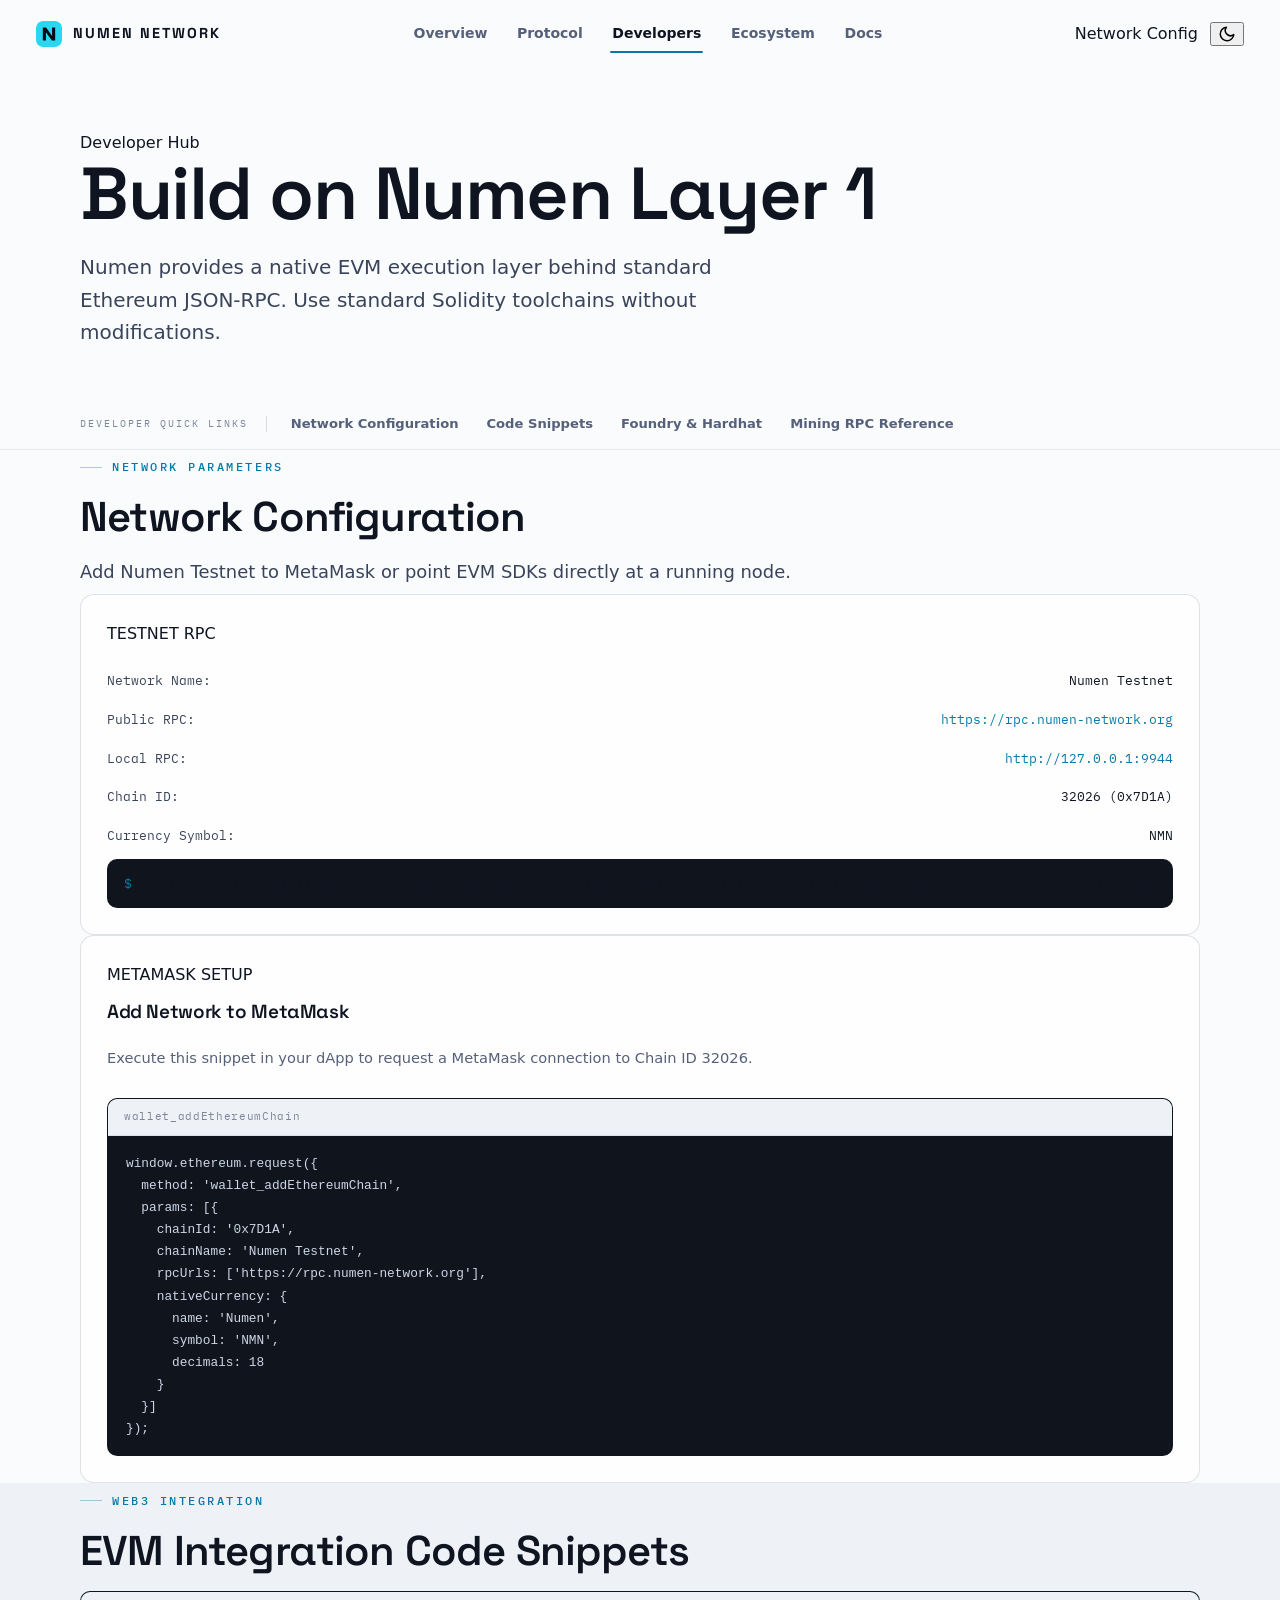
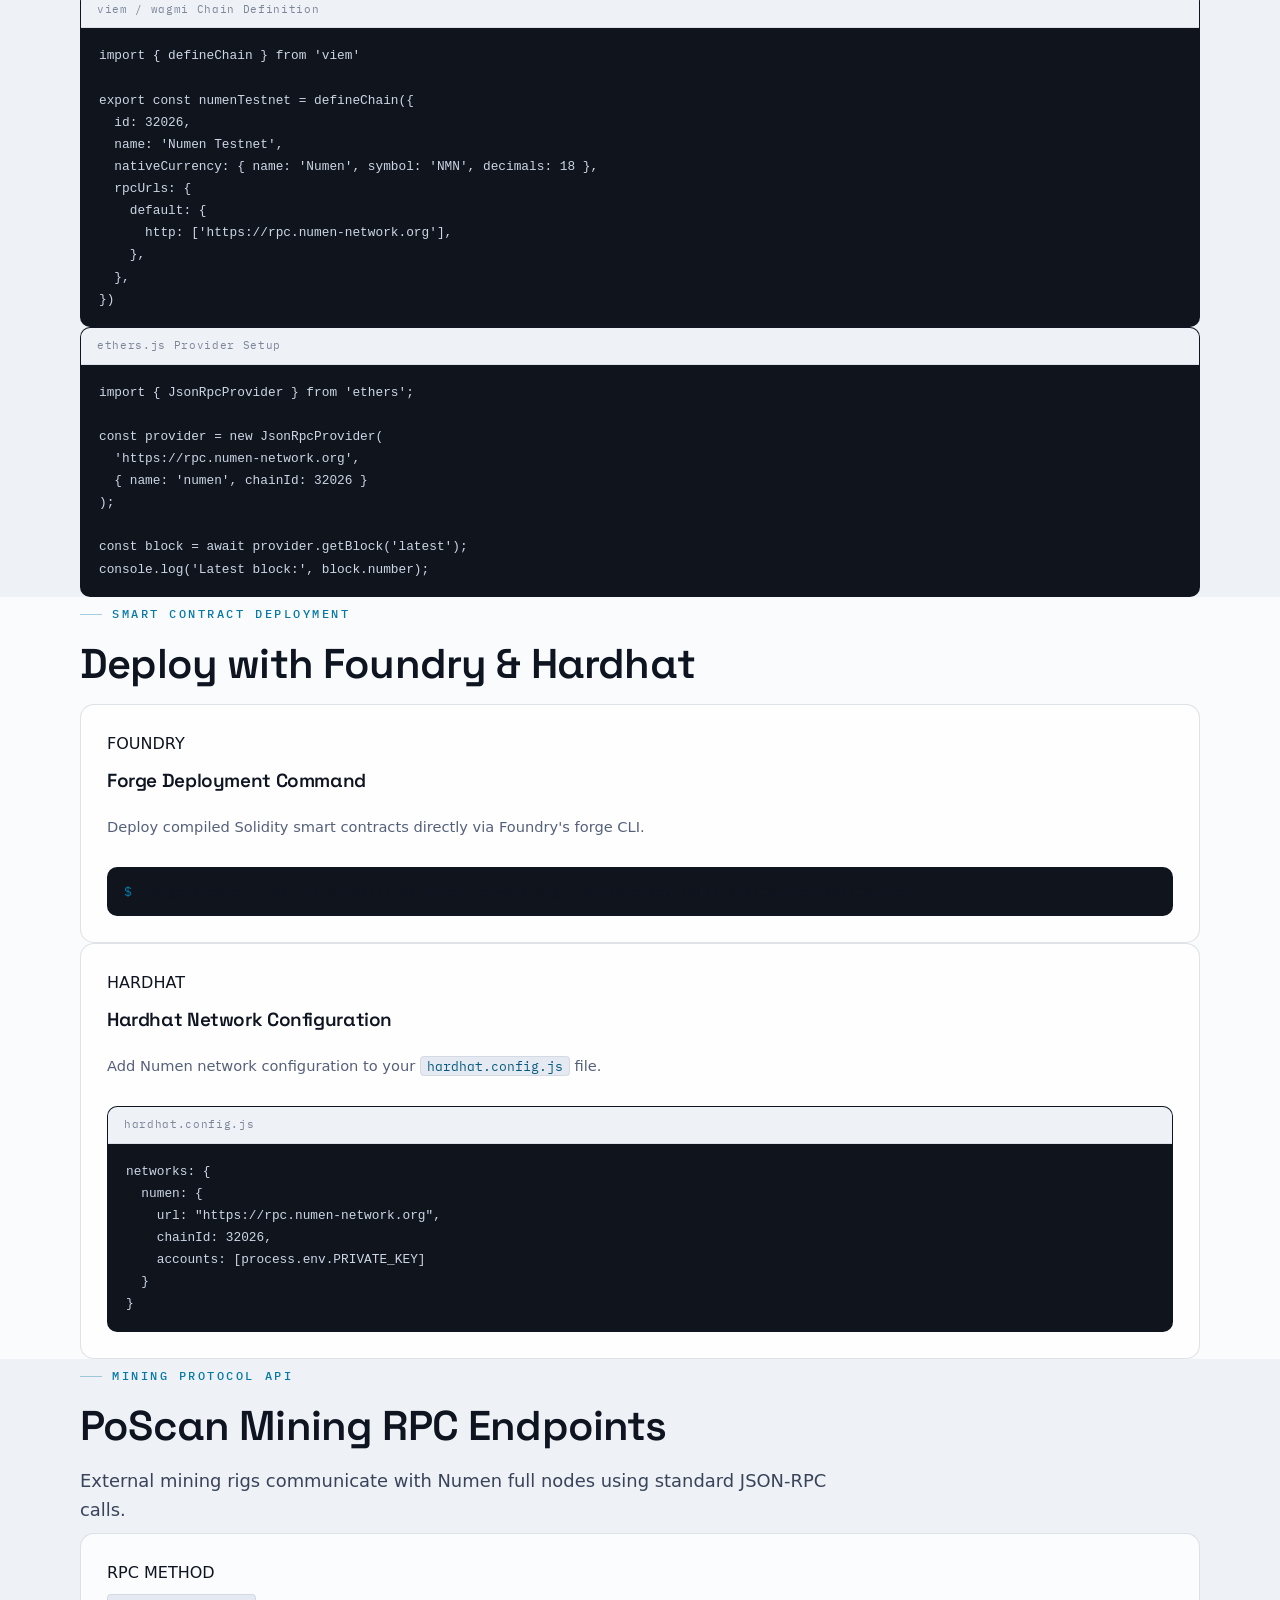
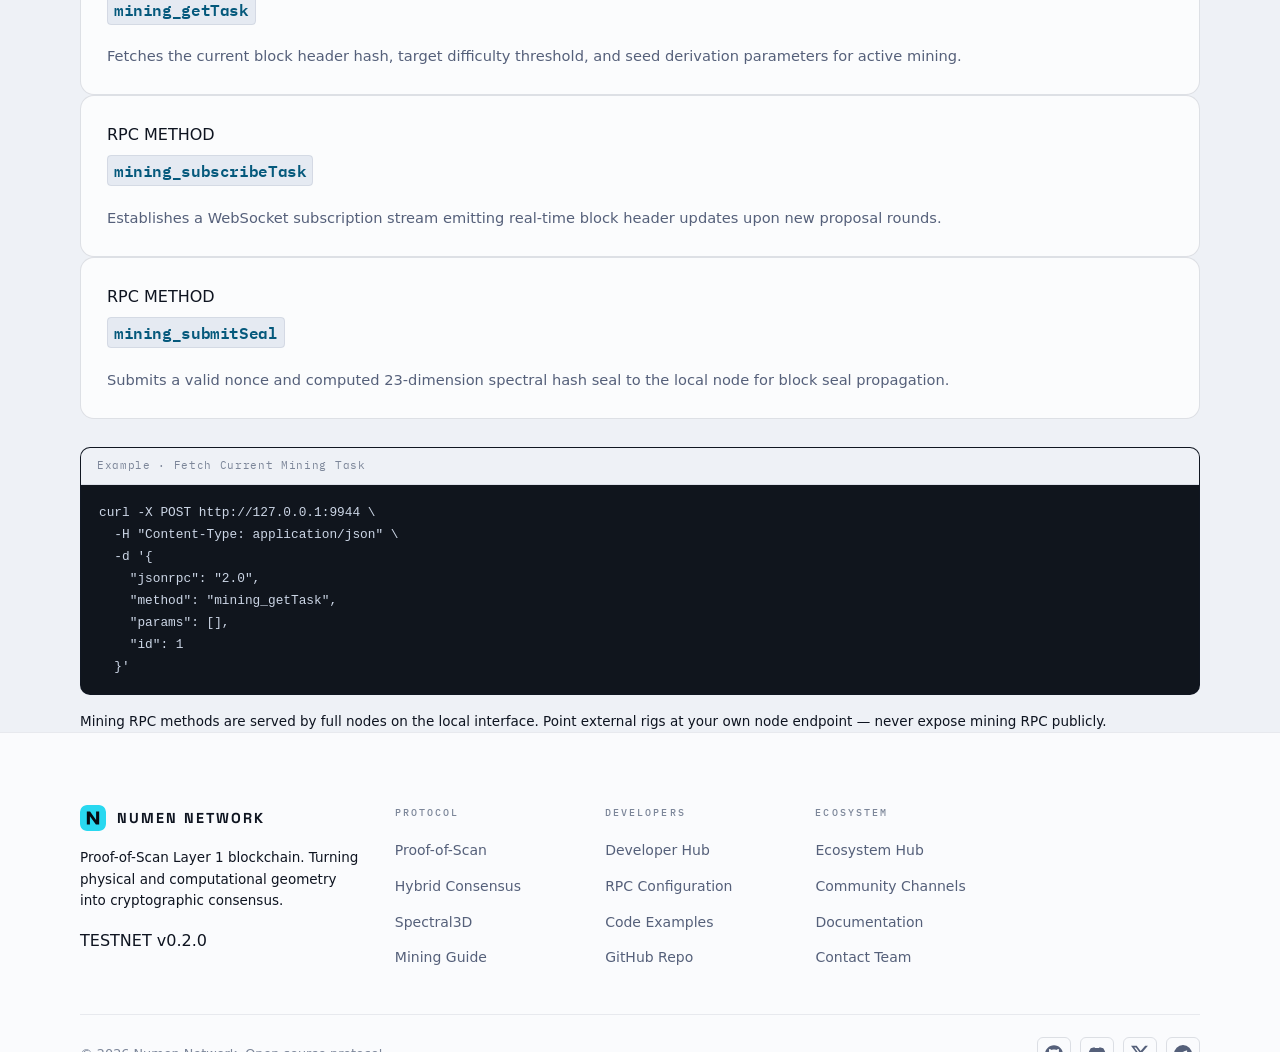
<file: developers.html>
<!DOCTYPE html>
<html lang="en">
<head>
<meta charset="utf-8">
<meta name="viewport" content="width=device-width, initial-scale=1">
<title>Developer Hub · Numen Network</title>
<meta name="description" content="Build on Numen Layer 1. EVM Chain ID 32026, JSON-RPC endpoints, MetaMask setup, Foundry/Hardhat deployment, and mining RPC reference.">
<meta property="og:type" content="website">
<meta property="og:title" content="Developer Hub · Numen Network">
<meta property="og:description" content="EVM Chain ID 32026, JSON-RPC endpoints, MetaMask setup, Foundry/Hardhat deployment, and mining RPC reference.">
<meta property="og:url" content="https://numen-network.org/developers.html">
<meta property="og:image" content="https://numen-network.org/og.png">
<meta name="twitter:card" content="summary_large_image">
<meta name="twitter:site" content="@numen_network">
<meta name="theme-color" content="#0d0e12">
<meta name="theme-color" content="#fafbfd" media="(prefers-color-scheme: light)">
<link rel="canonical" href="https://numen-network.org/developers.html">
<link rel="icon" href="data:image/svg+xml,%3Csvg xmlns='http://www.w3.org/2000/svg' viewBox='0 0 16 16'%3E%3Crect width='16' height='16' rx='3' fill='%2322d3ee'/%3E%3Cpath d='M4.3 12V4h1.9l3.6 5V4h1.9v8H9.8L6.2 7v5z' fill='%230d0e12'/%3E%3C/svg%3E">
<link rel="preconnect" href="https://fonts.googleapis.com">
<link rel="preconnect" href="https://fonts.gstatic.com" crossorigin>
<link href="https://fonts.googleapis.com/css2?family=Space+Grotesk:wght@500;600;700&family=IBM+Plex+Mono:wght@400;500;600&display=swap" rel="stylesheet">
<link rel="stylesheet" href="style.css">
<script>(function(){try{var t=localStorage.getItem('numen-theme');if(!t&&window.matchMedia&&window.matchMedia('(prefers-color-scheme: light)').matches)t='light';if(t==='light')document.documentElement.dataset.theme='light';}catch(e){}})();</script>
<script src="main.js" defer></script>
</head>
<body>

<a class="skip-link" href="#main">Skip to content</a>

<canvas id="sky" aria-hidden="true"></canvas>

<div class="page">

  <!-- Navigation -->
  <nav class="nav" aria-label="Main Navigation">
    <a class="logo" href="index.html">
      <div class="logo-mark" aria-hidden="true"></div>
      <span class="logo-name">NUMEN NETWORK</span>
    </a>

    <div class="nav-links">
      <a class="nav-link" href="index.html">Overview</a>
      <a class="nav-link" href="network.html">Protocol</a>
      <a class="nav-link active" href="developers.html">Developers</a>
      <a class="nav-link" href="ecosystem.html">Ecosystem</a>
      <a class="nav-link" href="docs.html">Docs</a>
    </div>

    <div class="nav-right">
      <a class="btn-nav-cta" href="#config">Network Config</a>
      <button class="theme-toggle" type="button" aria-label="Toggle theme">
        <svg class="ic-sun" width="18" height="18" viewBox="0 0 24 24" fill="none" stroke="currentColor" stroke-width="2" stroke-linecap="round"><circle cx="12" cy="12" r="4"/><path d="M12 2v3M12 19v3M2 12h3M19 12h3M4.6 4.6l2.1 2.1M17.3 17.3l2.1 2.1M19.4 4.6l-2.1 2.1M6.7 17.3l-2.1 2.1"/></svg>
        <svg class="ic-moon" width="18" height="18" viewBox="0 0 24 24" fill="none" stroke="currentColor" stroke-width="2" stroke-linecap="round" stroke-linejoin="round"><path d="M21 12.8A9 9 0 1 1 11.2 3a7 7 0 0 0 9.8 9.8z"/></svg>
      </button>
      <button class="nav-burger" type="button" aria-expanded="false" aria-controls="mobile-menu" aria-label="Open menu">
        <span></span><span></span><span></span>
      </button>
    </div>
  </nav>

  <div id="mobile-menu" class="mobile-menu" hidden>
    <a href="index.html">Overview</a>
    <a href="network.html">Protocol</a>
    <a class="active" href="developers.html">Developers</a>
    <a href="ecosystem.html">Ecosystem</a>
    <a href="docs.html">Docs</a>
    <a href="#config">Network Config →</a>
  </div>

  <main id="main">

    <!-- Page Header -->
    <header class="hero" style="min-height:auto; padding:130px 0 50px;">
      <div class="wrap">
        <div class="kicker">Developer Hub</div>
        <h1>Build on Numen Layer 1</h1>
        <p class="hero-sub">
          Numen provides a native EVM execution layer behind standard Ethereum JSON-RPC. Use standard Solidity toolchains without modifications.
        </p>
      </div>
    </header>

    <!-- Sticky Subnav -->
    <nav class="subnav" aria-label="Page Sections">
      <div class="subnav-inner">
        <span class="subnav-label">Developer Quick Links</span>
        <a href="#config">Network Configuration</a>
        <a href="#snippets">Code Snippets</a>
        <a href="#foundry">Foundry & Hardhat</a>
        <a href="#rpc">Mining RPC Reference</a>
      </div>
    </nav>

    <!-- Network Configuration Section -->
    <section id="config" class="section-padding">
      <div class="wrap">
        <div class="eyebrow">Network Parameters</div>
        <h2>Network Configuration</h2>
        <p class="lead">Add Numen Testnet to MetaMask or point EVM SDKs directly at a running node.</p>

        <div class="grid-2">

          <div class="card">
            <span class="badge badge-testnet">TESTNET RPC</span>
            <div style="display:flex; flex-direction:column; gap:12px; margin-top:12px;">
              <div style="display:flex; justify-content:space-between; gap:12px; font-family:var(--mono); font-size:13px; border-bottom:1px solid var(--line); padding-bottom:6px;">
                <span style="color:var(--lead);">Network Name:</span>
                <span style="color:var(--ink);">Numen Testnet</span>
              </div>
              <div style="display:flex; justify-content:space-between; gap:12px; font-family:var(--mono); font-size:13px; border-bottom:1px solid var(--line); padding-bottom:6px;">
                <span style="color:var(--lead);">Public RPC:</span>
                <span style="color:var(--accent);">https://rpc.numen-network.org</span>
              </div>
              <div style="display:flex; justify-content:space-between; gap:12px; font-family:var(--mono); font-size:13px; border-bottom:1px solid var(--line); padding-bottom:6px;">
                <span style="color:var(--lead);">Local RPC:</span>
                <span style="color:var(--accent);">http://127.0.0.1:9944</span>
              </div>
              <div style="display:flex; justify-content:space-between; gap:12px; font-family:var(--mono); font-size:13px; border-bottom:1px solid var(--line); padding-bottom:6px;">
                <span style="color:var(--lead);">Chain ID:</span>
                <span style="color:var(--ink);">32026 (0x7D1A)</span>
              </div>
              <div style="display:flex; justify-content:space-between; gap:12px; font-family:var(--mono); font-size:13px;">
                <span style="color:var(--lead);">Currency Symbol:</span>
                <span style="color:var(--ink);">NMN</span>
              </div>
            </div>
            <div class="cmd">
              <span class="prompt">$</span>
              <code>curl -X POST https://rpc.numen-network.org -H "Content-Type: application/json" -d '{"jsonrpc":"2.0","method":"eth_chainId","params":[],"id":1}'</code>
            </div>
          </div>

          <div class="card">
            <span class="badge badge-avail">METAMASK SETUP</span>
            <h3>Add Network to MetaMask</h3>
            <p>Execute this snippet in your dApp to request a MetaMask connection to Chain ID 32026.</p>
            <div class="code-box">
              <div class="code-header"><span>wallet_addEthereumChain</span></div>
              <pre class="code-body"><code>window.ethereum.request({
  method: 'wallet_addEthereumChain',
  params: [{
    chainId: '0x7D1A',
    chainName: 'Numen Testnet',
    rpcUrls: ['https://rpc.numen-network.org'],
    nativeCurrency: {
      name: 'Numen',
      symbol: 'NMN',
      decimals: 18
    }
  }]
});</code></pre>
            </div>
          </div>

        </div>
      </div>
    </section>

    <!-- Integration Code Snippets -->
    <section id="snippets" class="section-padding" style="background:var(--bg2);">
      <div class="wrap">
        <div class="eyebrow">Web3 Integration</div>
        <h2>EVM Integration Code Snippets</h2>

        <div class="grid-2">

          <!-- viem / wagmi -->
          <div class="code-box">
            <div class="code-header">
              <span>viem / wagmi Chain Definition</span>
            </div>
            <pre class="code-body"><code>import { defineChain } from 'viem'

export const numenTestnet = defineChain({
  id: 32026,
  name: 'Numen Testnet',
  nativeCurrency: { name: 'Numen', symbol: 'NMN', decimals: 18 },
  rpcUrls: {
    default: {
      http: ['https://rpc.numen-network.org'],
    },
  },
})</code></pre>
          </div>

          <!-- ethers.js -->
          <div class="code-box">
            <div class="code-header">
              <span>ethers.js Provider Setup</span>
            </div>
            <pre class="code-body"><code>import { JsonRpcProvider } from 'ethers';

const provider = new JsonRpcProvider(
  'https://rpc.numen-network.org',
  { name: 'numen', chainId: 32026 }
);

const block = await provider.getBlock('latest');
console.log('Latest block:', block.number);</code></pre>
          </div>

        </div>
      </div>
    </section>

    <!-- Foundry & Hardhat Section -->
    <section id="foundry" class="section-padding">
      <div class="wrap">
        <div class="eyebrow">Smart Contract Deployment</div>
        <h2>Deploy with Foundry & Hardhat</h2>

        <div class="grid-2">

          <div class="card">
            <span class="badge badge-avail">FOUNDRY</span>
            <h3>Forge Deployment Command</h3>
            <p>Deploy compiled Solidity smart contracts directly via Foundry's forge CLI.</p>
            <div class="cmd">
              <span class="prompt">$</span>
              <code>forge create --rpc-url https://rpc.numen-network.org --private-key &lt;KEY&gt; src/Counter.sol:Counter</code>
            </div>
          </div>

          <div class="card">
            <span class="badge badge-avail">HARDHAT</span>
            <h3>Hardhat Network Configuration</h3>
            <p>Add Numen network configuration to your <code>hardhat.config.js</code> file.</p>
            <div class="code-box">
              <div class="code-header"><span>hardhat.config.js</span></div>
              <pre class="code-body"><code>networks: {
  numen: {
    url: "https://rpc.numen-network.org",
    chainId: 32026,
    accounts: [process.env.PRIVATE_KEY]
  }
}</code></pre>
            </div>
          </div>

        </div>
      </div>
    </section>

    <!-- Mining RPC Reference -->
    <section id="rpc" class="section-padding" style="background:var(--bg2);">
      <div class="wrap">
        <div class="eyebrow">Mining Protocol API</div>
        <h2>PoScan Mining RPC Endpoints</h2>
        <p class="lead">External mining rigs communicate with Numen full nodes using standard JSON-RPC calls.</p>

        <div class="grid-3">

          <div class="card">
            <span class="badge badge-live">RPC METHOD</span>
            <h3><code>mining_getTask</code></h3>
            <p>Fetches the current block header hash, target difficulty threshold, and seed derivation parameters for active mining.</p>
          </div>

          <div class="card">
            <span class="badge badge-live">RPC METHOD</span>
            <h3><code>mining_subscribeTask</code></h3>
            <p>Establishes a WebSocket subscription stream emitting real-time block header updates upon new proposal rounds.</p>
          </div>

          <div class="card">
            <span class="badge badge-live">RPC METHOD</span>
            <h3><code>mining_submitSeal</code></h3>
            <p>Submits a valid nonce and computed 23-dimension spectral hash seal to the local node for block seal propagation.</p>
          </div>

        </div>

        <div class="code-box" style="margin-top:28px;">
          <div class="code-header">
            <span>Example · Fetch Current Mining Task</span>
          </div>
          <pre class="code-body"><code>curl -X POST http://127.0.0.1:9944 \
  -H "Content-Type: application/json" \
  -d '{
    "jsonrpc": "2.0",
    "method": "mining_getTask",
    "params": [],
    "id": 1
  }'</code></pre>
        </div>

        <p style="font-size:13.5px; color:var(--body); margin-top:16px;">
          Mining RPC methods are served by full nodes on the local interface. Point external rigs at your own node endpoint — never expose mining RPC publicly.
        </p>
      </div>
    </section>

  </main>

  <!-- Footer -->
  <footer class="footer">
    <div class="wrap">
      <div class="footer-grid">
        <div class="footer-col">
          <div class="logo" style="margin-bottom:16px;">
            <div class="logo-mark" aria-hidden="true"></div>
            <span class="logo-name">NUMEN NETWORK</span>
          </div>
          <p style="font-size:13.5px; color:var(--body); margin-bottom:16px;">
            Proof-of-Scan Layer 1 blockchain. Turning physical and computational geometry into cryptographic consensus.
          </p>
          <span class="badge badge-testnet">TESTNET v0.2.0</span>
        </div>

        <div class="footer-col">
          <h4>Protocol</h4>
          <ul>
            <li><a href="network.html#poscan">Proof-of-Scan</a></li>
            <li><a href="network.html#consensus">Hybrid Consensus</a></li>
            <li><a href="network.html#vision">Spectral3D</a></li>
            <li><a href="network.html#mine">Mining Guide</a></li>
          </ul>
        </div>

        <div class="footer-col">
          <h4>Developers</h4>
          <ul>
            <li><a href="developers.html">Developer Hub</a></li>
            <li><a href="developers.html#rpc">RPC Configuration</a></li>
            <li><a href="developers.html#snippets">Code Examples</a></li>
            <li><a href="https://github.com/numen-network/numen" target="_blank" rel="noopener">GitHub Repo</a></li>
          </ul>
        </div>

        <div class="footer-col">
          <h4>Ecosystem</h4>
          <ul>
            <li><a href="ecosystem.html">Ecosystem Hub</a></li>
            <li><a href="ecosystem.html#community">Community Channels</a></li>
            <li><a href="docs.html">Documentation</a></li>
            <li><a href="mailto:contact@numen-network.org">Contact Team</a></li>
          </ul>
        </div>
      </div>

      <div class="footer-bottom">
        <span class="foot-copy">© 2026 Numen Network. Open source protocol.</span>

        <div class="foot-socials">
          <a class="foot-icon" href="https://github.com/numen-network/numen" target="_blank" rel="noopener" aria-label="GitHub"><svg width="18" height="18" viewBox="0 0 24 24" fill="currentColor"><path d="M12 .297c-6.63 0-12 5.373-12 12 0 5.303 3.438 9.8 8.205 11.385.6.113.82-.258.82-.577 0-.285-.01-1.04-.015-2.04-3.338.724-4.042-1.61-4.042-1.61C4.422 18.07 3.633 17.7 3.633 17.7c-1.087-.744.084-.729.084-.729 1.205.084 1.838 1.236 1.838 1.236 1.07 1.835 2.809 1.305 3.495.998.108-.776.417-1.305.76-1.605-2.665-.3-5.466-1.332-5.466-5.93 0-1.31.465-2.38 1.235-3.22-.135-.303-.54-1.523.105-3.176 0 0 1.005-.322 3.3 1.23.96-.267 1.98-.399 3-.405 1.02.006 2.04.138 3 .405 2.28-1.552 3.285-1.23 3.285-1.23.645 1.653.24 2.873.12 3.176.765.84 1.23 1.91 1.23 3.22 0 4.61-2.805 5.625-5.475 5.92.42.36.81 1.096.81 2.22 0 1.606-.015 2.896-.015 3.286 0 .315.21.69.825.57C20.565 22.092 24 17.592 24 12.297c0-6.627-5.373-12-12-12"/></svg></a>
          <a class="foot-icon" href="https://discord.gg/ajPKdvrvJK" target="_blank" rel="noopener" aria-label="Discord"><svg width="18" height="18" viewBox="0 0 24 24" fill="currentColor"><path d="M20.317 4.37a19.791 19.791 0 0 0-4.885-1.515.074.074 0 0 0-.079.037c-.21.375-.444.865-.608 1.25a18.27 18.27 0 0 0-5.487 0 12.64 12.64 0 0 0-.617-1.25.077.077 0 0 0-.079-.037A19.736 19.736 0 0 0 3.677 4.37a.07.07 0 0 0-.032.027C.533 9.046-.32 13.58.099 18.058a.082.082 0 0 0 .031.056 19.9 19.9 0 0 0 5.993 3.03.078.078 0 0 0 .084-.028 14.09 14.09 0 0 0 1.226-1.994.076.076 0 0 0-.041-.106 13.107 13.107 0 0 1-1.872-.892.077.077 0 0 1-.008-.128 10.2 10.2 0 0 0 .372-.292.074.074 0 0 1 .077-.01c3.928 1.793 8.18 1.793 12.062 0a.074.074 0 0 1 .078.01c.12.098.246.198.373.292a.077.077 0 0 1-.006.127 12.299 12.299 0 0 1-1.873.892.077.077 0 0 0-.041.107c.36.698.772 1.362 1.225 1.993a.076.076 0 0 0 .084.028 19.839 19.839 0 0 0 6.002-3.03.077.077 0 0 0 .032-.054c.5-5.177-.838-9.674-3.549-13.66a.061.061 0 0 0-.031-.03zM8.02 15.33c-1.182 0-2.157-1.085-2.157-2.419 0-1.333.955-2.419 2.157-2.419 1.21 0 2.176 1.096 2.157 2.42 0 1.333-.956 2.418-2.157 2.418zm7.975 0c-1.183 0-2.157-1.085-2.157-2.419 0-1.333.955-2.419 2.157-2.419 1.21 0 2.176 1.096 2.157 2.42 0 1.333-.946 2.418-2.157 2.418z"/></svg></a>
          <a class="foot-icon" href="https://x.com/numen_network" target="_blank" rel="noopener" aria-label="X"><svg width="18" height="18" viewBox="0 0 24 24" fill="currentColor"><path d="M18.901 1.153h3.68l-8.04 9.19L24 22.846h-7.406l-5.8-7.584-6.638 7.584H.474l8.6-9.83L0 1.154h7.594l5.243 6.932ZM17.61 20.644h2.039L6.486 3.24H4.298Z"/></svg></a>
          <a class="foot-icon" href="https://t.me/numen_network" target="_blank" rel="noopener" aria-label="Telegram"><svg width="18" height="18" viewBox="0 0 24 24" fill="currentColor"><path d="M11.944 0A12 12 0 0 0 0 12a12 12 0 0 0 12 12 12 12 0 0 0 12-12A12 12 0 0 0 12 0a12 12 0 0 0-.056 0zm4.962 7.224c.1-.002.321.023.465.14a.506.506 0 0 1 .171.325c.016.093.036.306.02.472-.18 1.898-.962 6.502-1.36 8.627-.168.9-.499 1.201-.82 1.23-.696.065-1.225-.46-1.9-.902-1.056-.693-1.653-1.124-2.678-1.8-1.185-.78-.417-1.21.258-1.91.177-.184 3.247-2.977 3.307-3.23.007-.032.014-.15-.056-.212s-.174-.041-.249-.024c-.106.024-1.793 1.14-5.061 3.345-.48.33-.913.49-1.302.48-.428-.008-1.252-.241-1.865-.44-.752-.245-1.349-.374-1.297-.789.027-.216.325-.437.893-.663 3.498-1.524 5.83-2.529 6.998-3.014 3.332-1.386 4.025-1.627 4.476-1.635z"/></svg></a>
        </div>
      </div>
    </div>
  </footer>

</div>

</body>
</html>
</file>
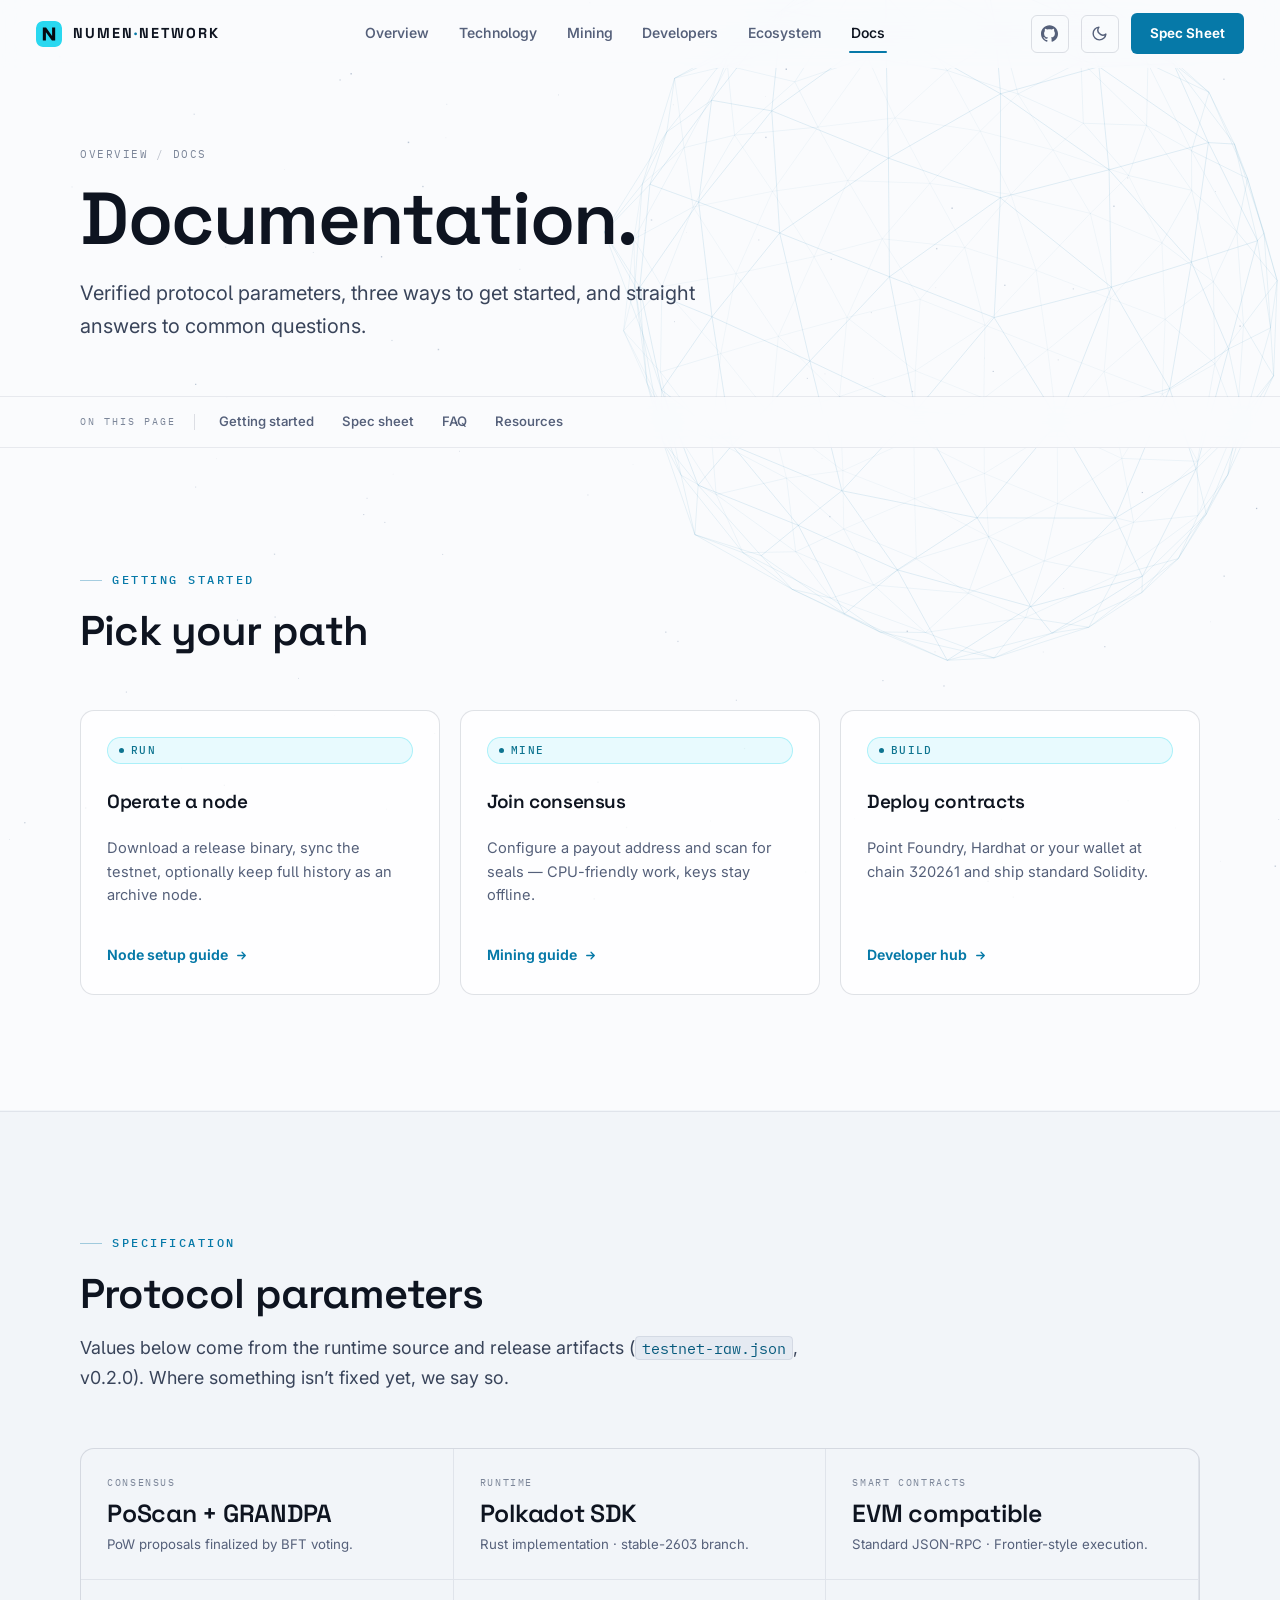
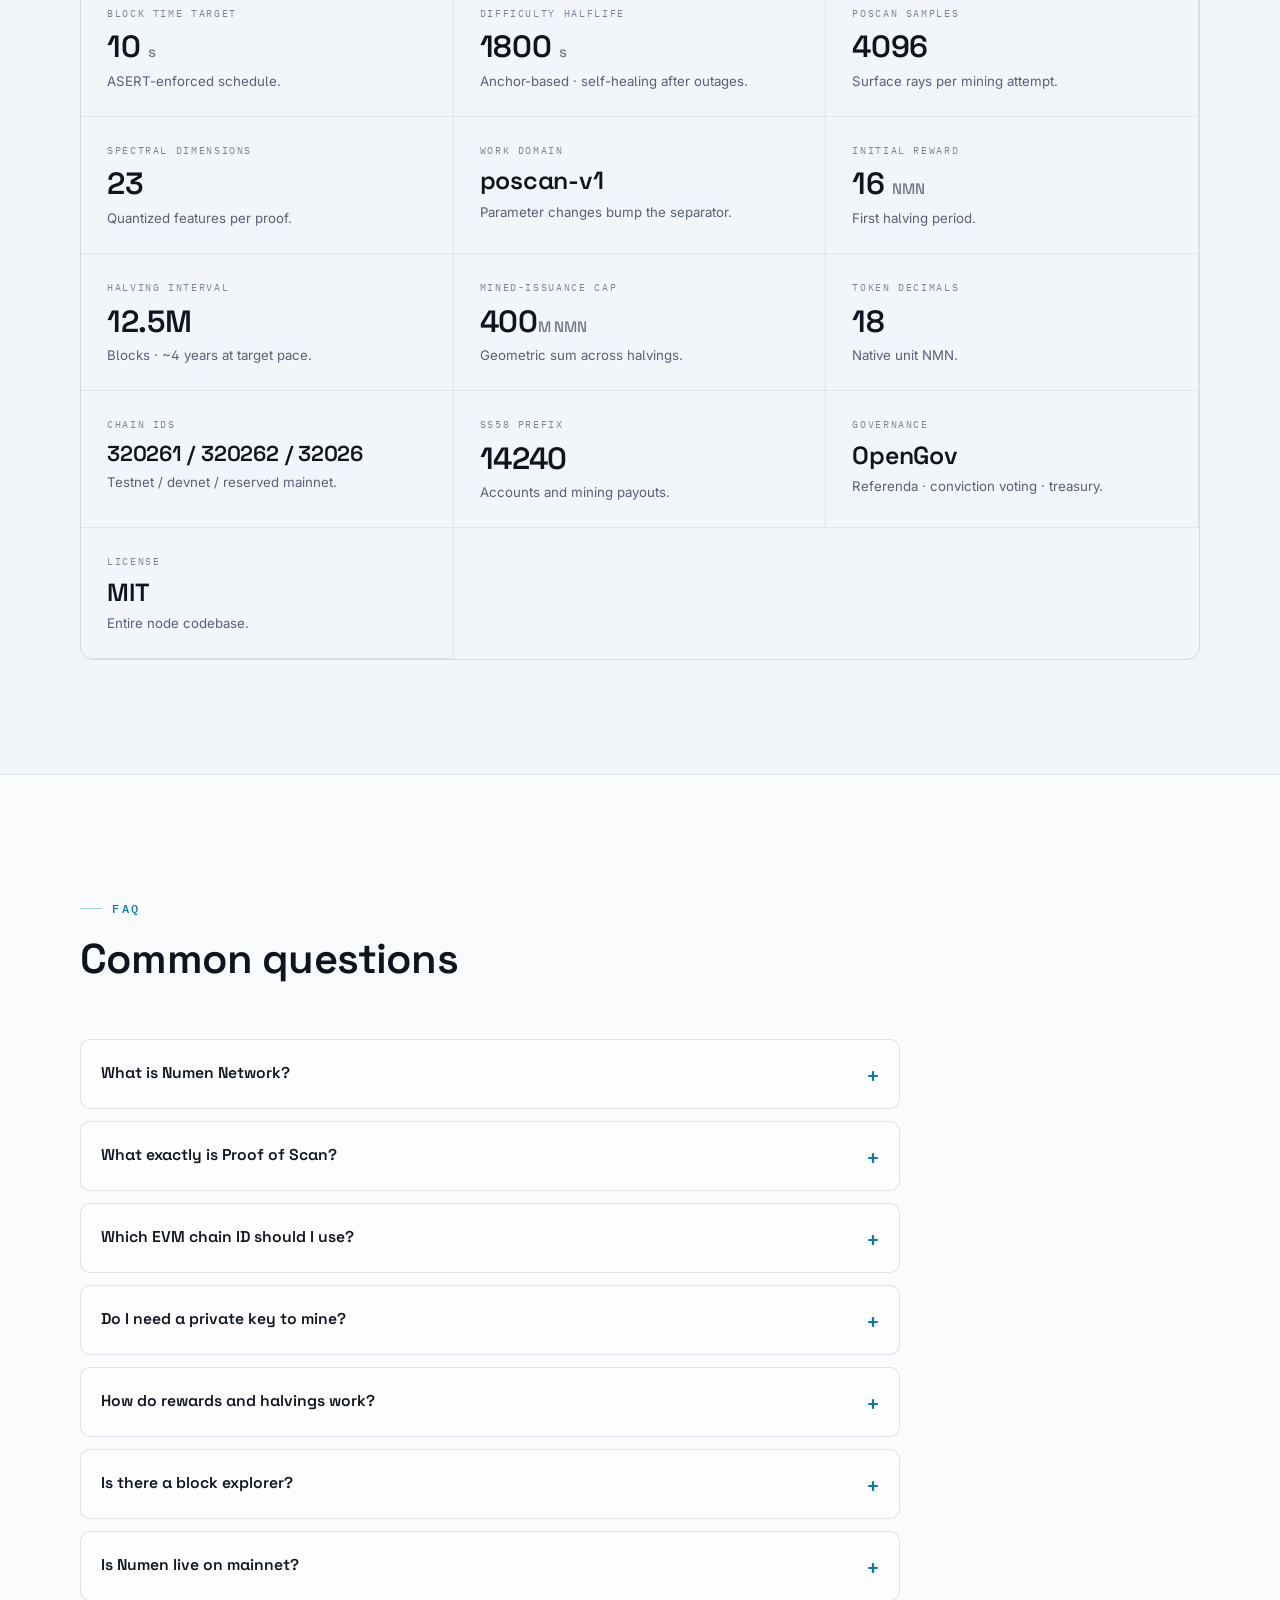
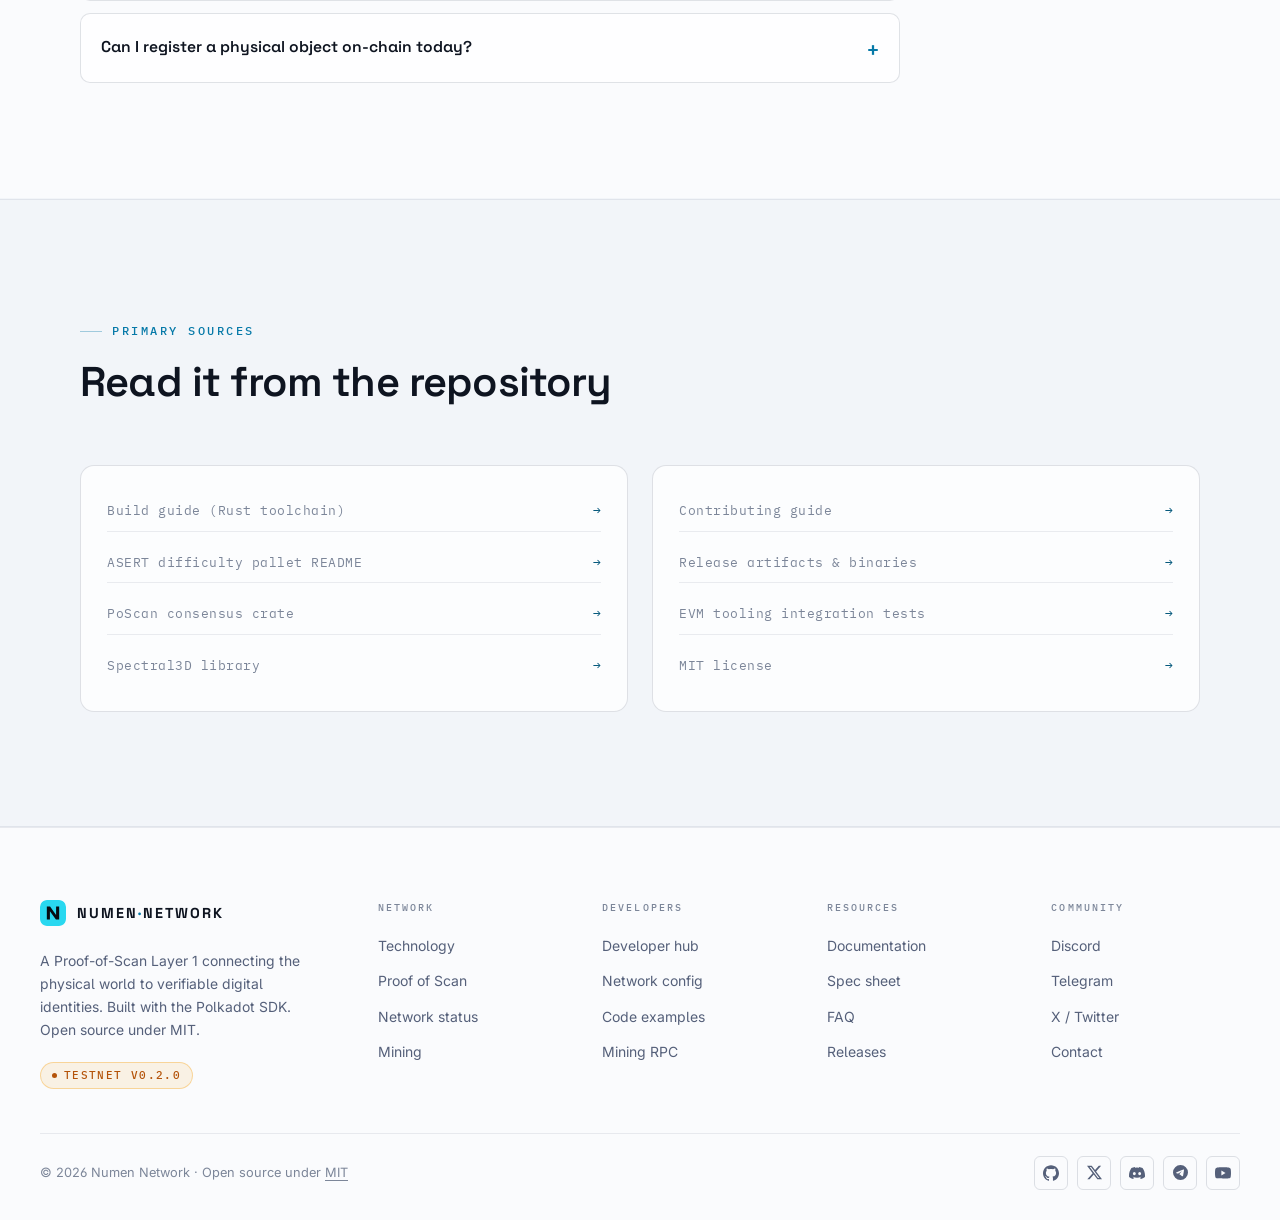
<file: docs.html>
<!DOCTYPE html>
<html lang="en">
<head>
<meta charset="utf-8">
<meta name="viewport" content="width=device-width, initial-scale=1">
<title>Documentation — Specs &amp; FAQ · Numen Network</title>
<meta name="description" content="Numen Network documentation: verified protocol specifications, getting-started paths for nodes, miners and developers, and answers to common questions about Proof-of-Scan.">
<link rel="canonical" href="https://numen-network.org/docs.html">
<meta property="og:type" content="website">
<meta property="og:site_name" content="Numen Network">
<meta property="og:title" content="Documentation — Specs &amp; FAQ · Numen Network">
<meta property="og:description" content="Verified protocol specs, getting-started guides and FAQ for the Numen Proof-of-Scan Layer 1.">
<meta property="og:url" content="https://numen-network.org/docs.html">
<meta property="og:image" content="https://numen-network.org/og.png">
<meta name="twitter:card" content="summary_large_image">
<meta name="twitter:title" content="Documentation · Numen Network">
<meta name="twitter:description" content="Protocol specs and FAQ for Numen Proof-of-Scan Layer 1.">
<meta name="twitter:image" content="https://numen-network.org/og.png">
<meta name="theme-color" content="#06070b">
<meta name="theme-color" content="#fafbfd" media="(prefers-color-scheme: light)">
<link rel="icon" href="data:image/svg+xml,%3Csvg xmlns='http://www.w3.org/2000/svg' viewBox='0 0 16 16'%3E%3Crect width='16' height='16' rx='3.5' fill='%2329d8f0'/%3E%3Cpath d='M4.2 12V4h2l3.7 5.2V4h1.9v8H9.8L6.1 6.9V12z' fill='%23060b12'/%3E%3C/svg%3E">
<link rel="preconnect" href="https://fonts.googleapis.com">
<link rel="preconnect" href="https://fonts.gstatic.com" crossorigin>
<link href="https://fonts.googleapis.com/css2?family=Inter:wght@400;500;600;700&family=Space+Grotesk:wght@500;600;700&family=IBM+Plex+Mono:wght@400;500&display=swap" rel="stylesheet">
<link rel="stylesheet" href="style.css">
<script>(function(){try{var t=localStorage.getItem('numen-theme');if(!t&&window.matchMedia&&window.matchMedia('(prefers-color-scheme: light)').matches)t='light';if(t==='light')document.documentElement.dataset.theme='light';}catch(e){}})();</script>
<script src="asteroid.js" defer></script>
<script src="main.js" defer></script>

<script type="application/ld+json">
{
  "@context": "https://schema.org",
  "@type": "FAQPage",
  "mainEntity": [
    {
      "@type": "Question",
      "name": "What is Numen Network?",
      "acceptedAnswer": {
        "@type": "Answer",
        "text": "Numen Network is a Proof-of-Scan Layer 1 blockchain built with the Polkadot SDK. It combines permissionless PoW block proposal, GRANDPA BFT finality, full EVM compatibility on testnet chain ID 320261, and Spectral3D geometry-based identity."
      }
    },
    {
      "@type": "Question",
      "name": "What is Proof of Scan?",
      "acceptedAnswer": {
        "@type": "Answer",
        "text": "Proof of Scan is Numen's proof-of-work mechanism. Each nonce deterministically seeds a 3D asteroid mesh; its surface is sampled with 4,096 rays into a 23-dimension spectral signature whose hash must meet the network difficulty target to seal a block."
      }
    },
    {
      "@type": "Question",
      "name": "What is the Numen EVM chain ID?",
      "acceptedAnswer": {
        "@type": "Answer",
        "text": "The Numen Testnet EVM chain ID is 320261 (0x4e305). Devnet uses 320262, and 32026 is reserved for mainnet. The network exposes standard Ethereum JSON-RPC, so MetaMask, Foundry, Hardhat, ethers.js, viem and wagmi work without modification."
      }
    },
    {
      "@type": "Question",
      "name": "How does Numen adjust mining difficulty?",
      "acceptedAnswer": {
        "@type": "Answer",
        "text": "Numen uses ASERT (Absolutely Scheduled Exponentially Rising Targets) difficulty anchored to genesis, with a 30-minute half-life. Each block's target is computed independently, eliminating cumulative drift and letting difficulty decay naturally during outages."
      }
    },
    {
      "@type": "Question",
      "name": "What are the mining rewards?",
      "acceptedAnswer": {
        "@type": "Answer",
        "text": "Blocks currently mint 16 NMN to the winning miner. The reward halves every 12,500,000 blocks (roughly four years), capping total mined issuance at 400 million NMN. Mining requires no private key — only an SS58 payout address embedded in block headers."
      }
    },
    {
      "@type": "Question",
      "name": "Is Numen live on mainnet?",
      "acceptedAnswer": {
        "@type": "Answer",
        "text": "Not yet. Numen currently runs a decentralized public testnet (release v0.2.0) where the sudo key has been replaced by Prime — a restricted authority limited to runtime upgrades and referenda/treasury vetoes. Mainnet preparation, including validator bootstrap and public RPC, is in development."
      }
    },
    {
      "@type": "Question",
      "name": "What is Spectral3D?",
      "acceptedAnswer": {
        "@type": "Answer",
        "text": "Spectral3D is the open-source library behind Proof of Scan. It converts rigid 3D geometry into rotation-invariant cryptographic fingerprints — re-scanning the same object from any pose produces the same identity."
      }
    },
    {
      "@type": "Question",
      "name": "Can physical objects be registered on-chain today?",
      "acceptedAnswer": {
        "@type": "Answer",
        "text": "On-chain registration of physical-object identities is planned but not yet available. Today, Spectral3D identities exist within the mining work function and the open-source library; the registry that lets applications own and track them is on the roadmap."
      }
    }
  ]
}
</script>
</head>
<body>

<a class="skip-link" href="#main">Skip to content</a>

<canvas id="sky" aria-hidden="true"></canvas>

<div class="page">

  <nav class="nav" aria-label="Main navigation">
    <a class="logo" href="index.html" aria-label="Numen Network home">
      <span class="logo-mark" aria-hidden="true"></span>
      <span class="logo-name">NUMEN<b>&middot;</b>NETWORK</span>
    </a>
    <div class="nav-links">
      <a class="nav-link" href="index.html">Overview</a>
      <a class="nav-link" href="network.html">Technology</a>
      <a class="nav-link" href="mining.html">Mining</a>
      <a class="nav-link" href="developers.html">Developers</a>
      <a class="nav-link" href="ecosystem.html">Ecosystem</a>
      <a class="nav-link active" href="docs.html" aria-current="page">Docs</a>
    </div>
    <div class="nav-right">
      <a class="icon-btn github-btn" href="https://github.com/numen-network/numen" target="_blank" rel="noopener" aria-label="Numen on GitHub">
        <svg width="17" height="17" viewBox="0 0 24 24" fill="currentColor" aria-hidden="true"><path d="M12 .297c-6.63 0-12 5.373-12 12 0 5.303 3.438 9.8 8.205 11.385.6.113.82-.258.82-.577 0-.285-.01-1.04-.015-2.04-3.338.724-4.042-1.61-4.042-1.61C4.422 18.07 3.633 17.7 3.633 17.7c-1.087-.744.084-.729.084-.729 1.205.084 1.838 1.236 1.838 1.236 1.07 1.835 2.809 1.305 3.495.998.108-.776.417-1.305.76-1.605-2.665-.3-5.466-1.332-5.466-5.93 0-1.31.465-2.38 1.235-3.22-.135-.303-.54-1.523.105-3.176 0 0 1.005-.322 3.3 1.23.96-.267 1.98-.399 3-.405 1.02.006 2.04.138 3 .405 2.28-1.552 3.285-1.23 3.285-1.23.645 1.653.24 2.873.12 3.176.765.84 1.23 1.91 1.23 3.22 0 4.61-2.805 5.625-5.475 5.92.42.36.81 1.096.81 2.22 0 1.606-.015 2.896-.015 3.286 0 .315.21.69.825.57C20.565 22.092 24 17.592 24 12.297c0-6.627-5.373-12-12-12"/></svg>
      </a>
      <button class="icon-btn theme-toggle" type="button" aria-label="Toggle color theme">
        <svg class="ic-sun" width="17" height="17" viewBox="0 0 24 24" fill="none" stroke="currentColor" stroke-width="2" stroke-linecap="round" aria-hidden="true"><circle cx="12" cy="12" r="4"/><path d="M12 2v3M12 19v3M2 12h3M19 12h3M4.6 4.6l2.1 2.1M17.3 17.3l2.1 2.1M19.4 4.6l-2.1 2.1M6.7 17.3l-2.1 2.1"/></svg>
        <svg class="ic-moon" width="17" height="17" viewBox="0 0 24 24" fill="none" stroke="currentColor" stroke-width="2" stroke-linecap="round" stroke-linejoin="round" aria-hidden="true"><path d="M21 12.8A9 9 0 1 1 11.2 3a7 7 0 0 0 9.8 9.8z"/></svg>
      </button>
      <a class="btn btn-primary btn-nav" href="#specs">Spec Sheet</a>
      <button class="icon-btn nav-burger" type="button" aria-expanded="false" aria-controls="mobile-menu" aria-label="Open menu">
        <span></span><span></span><span></span>
      </button>
    </div>
  </nav>

  <div id="mobile-menu" class="mobile-menu">
    <nav class="mm-links" aria-label="Mobile navigation">
      <a href="index.html">Overview<span class="mm-n">01</span></a>
      <a href="network.html">Technology<span class="mm-n">02</span></a>
      <a href="mining.html">Mining<span class="mm-n">03</span></a>
      <a href="developers.html">Developers<span class="mm-n">04</span></a>
      <a href="ecosystem.html">Ecosystem<span class="mm-n">05</span></a>
      <a class="active" href="docs.html">Docs<span class="mm-n">06</span></a>
    </nav>
    <div class="mm-foot">
      <a class="btn btn-primary" href="#specs">Spec Sheet</a>
    </div>
  </div>

  <main id="main">

    <header class="page-hero">
      <div class="wrap">
        <p class="crumb rv"><a href="index.html">Overview</a><span class="sep">/</span>Docs</p>
        <h1 class="rv" style="--rvd:60ms;">Documentation.</h1>
        <p class="hero-sub rv" style="--rvd:140ms;">
          Verified protocol parameters, three ways to get started, and straight
          answers to common questions.
        </p>
      </div>
    </header>

    <nav class="subnav" aria-label="Page sections">
      <div class="subnav-inner">
        <span class="subnav-label">On this page</span>
        <a href="#start">Getting started</a>
        <a href="#specs">Spec sheet</a>
        <a href="#faq">FAQ</a>
        <a href="#resources">Resources</a>
      </div>
    </nav>

    <!-- =========================== Getting started ============================ -->
    <section id="start" class="section" aria-labelledby="start-title">
      <div class="wrap">
        <div class="section-head rv">
          <p class="eyebrow">Getting started</p>
          <h2 id="start-title">Pick your path</h2>
        </div>
        <div class="grid g3">
          <article class="card rv">
            <span class="chip chip-avail">Run</span>
            <h3 style="margin-top:14px;">Operate a node</h3>
            <p>Download a release binary, sync the testnet, optionally keep full history as an archive node.</p>
            <div class="card-foot"><a class="link-arrow" href="mining.html#setup">Node setup guide
              <svg width="13" height="13" viewBox="0 0 24 24" fill="none" stroke="currentColor" stroke-width="2.4" stroke-linecap="round" stroke-linejoin="round" aria-hidden="true"><path d="M5 12h14M13 6l6 6-6 6"/></svg></a></div>
          </article>
          <article class="card rv" style="--rvd:80ms;">
            <span class="chip chip-avail">Mine</span>
            <h3 style="margin-top:14px;">Join consensus</h3>
            <p>Configure a payout address and scan for seals &mdash; CPU-friendly work, keys stay offline.</p>
            <div class="card-foot"><a class="link-arrow" href="mining.html">Mining guide
              <svg width="13" height="13" viewBox="0 0 24 24" fill="none" stroke="currentColor" stroke-width="2.4" stroke-linecap="round" stroke-linejoin="round" aria-hidden="true"><path d="M5 12h14M13 6l6 6-6 6"/></svg></a></div>
          </article>
          <article class="card rv" style="--rvd:160ms;">
            <span class="chip chip-avail">Build</span>
            <h3 style="margin-top:14px;">Deploy contracts</h3>
            <p>Point Foundry, Hardhat or your wallet at chain 320261 and ship standard Solidity.</p>
            <div class="card-foot"><a class="link-arrow" href="developers.html">Developer hub
              <svg width="13" height="13" viewBox="0 0 24 24" fill="none" stroke="currentColor" stroke-width="2.4" stroke-linecap="round" stroke-linejoin="round" aria-hidden="true"><path d="M5 12h14M13 6l6 6-6 6"/></svg></a></div>
          </article>
        </div>
      </div>
    </section>

    <!-- ============================== Spec sheet =============================== -->
    <section id="specs" class="section section-alt" aria-labelledby="specs-title">
      <div class="wrap">
        <div class="section-head rv">
          <p class="eyebrow">Specification</p>
          <h2 id="specs-title">Protocol parameters</h2>
          <p class="lead">
            Values below come from the runtime source and release artifacts
            (<code>testnet-raw.json</code>, v0.2.0). Where something isn&rsquo;t fixed yet,
            we say so.
          </p>
        </div>

        <div class="spec-board rv">
          <div class="spec-cell">
            <span class="k">Consensus</span>
            <span class="v" style="font-size:clamp(1.2rem,2vw,1.55rem);">PoScan + GRANDPA</span>
            <p class="n">PoW proposals finalized by BFT voting.</p>
          </div>
          <div class="spec-cell">
            <span class="k">Runtime</span>
            <span class="v" style="font-size:clamp(1.2rem,2vw,1.55rem);">Polkadot SDK</span>
            <p class="n">Rust implementation &middot; stable-2603 branch.</p>
          </div>
          <div class="spec-cell">
            <span class="k">Smart contracts</span>
            <span class="v" style="font-size:clamp(1.2rem,2vw,1.55rem);">EVM compatible</span>
            <p class="n">Standard JSON-RPC &middot; Frontier-style execution.</p>
          </div>
          <div class="spec-cell">
            <span class="k">Block time target</span>
            <span class="v">10 <span class="unit">s</span></span>
            <p class="n">ASERT-enforced schedule.</p>
          </div>
          <div class="spec-cell">
            <span class="k">Difficulty halflife</span>
            <span class="v">1800 <span class="unit">s</span></span>
            <p class="n">Anchor-based &middot; self-healing after outages.</p>
          </div>
          <div class="spec-cell">
            <span class="k">PoScan samples</span>
            <span class="v">4096</span>
            <p class="n">Surface rays per mining attempt.</p>
          </div>
          <div class="spec-cell">
            <span class="k">Spectral dimensions</span>
            <span class="v">23</span>
            <p class="n">Quantized features per proof.</p>
          </div>
          <div class="spec-cell">
            <span class="k">Work domain</span>
            <span class="v" style="font-size:clamp(1.2rem,2vw,1.55rem);">poscan-v1</span>
            <p class="n">Parameter changes bump the separator.</p>
          </div>
          <div class="spec-cell">
            <span class="k">Initial reward</span>
            <span class="v">16 <span class="unit">NMN</span></span>
            <p class="n">First halving period.</p>
          </div>
          <div class="spec-cell">
            <span class="k">Halving interval</span>
            <span class="v">12.5M</span>
            <p class="n">Blocks &middot; ~4 years at target pace.</p>
          </div>
          <div class="spec-cell">
            <span class="k">Mined-issuance cap</span>
            <span class="v">400<span class="unit">M NMN</span></span>
            <p class="n">Geometric sum across halvings.</p>
          </div>
          <div class="spec-cell">
            <span class="k">Token decimals</span>
            <span class="v">18</span>
            <p class="n">Native unit NMN.</p>
          </div>
          <div class="spec-cell">
            <span class="k">Chain IDs</span>
            <span class="v" style="font-size:clamp(1.05rem,1.8vw,1.35rem);">320261 / 320262 / 32026</span>
            <p class="n">Testnet / devnet / reserved mainnet.</p>
          </div>
          <div class="spec-cell">
            <span class="k">SS58 prefix</span>
            <span class="v">14240</span>
            <p class="n">Accounts and mining payouts.</p>
          </div>
          <div class="spec-cell">
            <span class="k">Governance</span>
            <span class="v" style="font-size:clamp(1.2rem,2vw,1.55rem);">OpenGov</span>
            <p class="n">Referenda &middot; conviction voting &middot; treasury.</p>
          </div>
          <div class="spec-cell">
            <span class="k">License</span>
            <span class="v" style="font-size:clamp(1.2rem,2vw,1.55rem);">MIT</span>
            <p class="n">Entire node codebase.</p>
          </div>
        </div>
      </div>
    </section>

    <!-- ================================= FAQ =================================== -->
    <section id="faq" class="section" aria-labelledby="faq-title">
      <div class="wrap">
        <div class="section-head rv">
          <p class="eyebrow">FAQ</p>
          <h2 id="faq-title">Common questions</h2>
        </div>

        <div class="faq-list rv" style="max-width:820px;">
          <details class="faq-item">
            <summary>What is Numen Network?</summary>
            <div class="faq-body">A Proof-of-Scan Layer 1 blockchain built with the Polkadot SDK. It combines permissionless PoW block proposal, GRANDPA BFT finality, full EVM compatibility on testnet chain ID 320261, and Spectral3D geometry-based identity.</div>
          </details>
          <details class="faq-item">
            <summary>What exactly is Proof of Scan?</summary>
            <div class="faq-body">It&rsquo;s Numen&rsquo;s proof-of-work. Each nonce deterministically seeds a 3D asteroid mesh; its surface is sampled with 4,096 rays into a 23-dimension spectral signature whose hash must meet the difficulty target to seal a block. Finding seals is hard; verifying them is exact.</div>
          </details>
          <details class="faq-item">
            <summary>Which EVM chain ID should I use?</summary>
            <div class="faq-body">Use <strong>320261</strong> (<code>0x4e305</code>) for the testnet. Devnet builds use 320262, and 32026 is reserved for future mainnet. Standard Ethereum JSON-RPC means MetaMask, Foundry, Hardhat, viem and wagmi all work unmodified.</div>
          </details>
          <details class="faq-item">
            <summary>Do I need a private key to mine?</summary>
            <div class="faq-body">No. Mining only needs a payout address. Generate a keypair offline (for example with <code>subkey generate</code>) and pass just the SS58 address to the node via <code>--miner</code>. Invalid addresses make the node refuse to start &mdash; intentional.</div>
          </details>
          <details class="faq-item">
            <summary>How do rewards and halvings work?</summary>
            <div class="faq-body">Each sealed block mints 16 NMN to the miner&rsquo;s payout account. Every 12,500,000 blocks (~4 years) the reward halves, so total mined issuance converges to 400 million NMN. Orphan blocks earn nothing.</div>
          </details>
          <details class="faq-item">
            <summary>Is there a block explorer?</summary>
            <div class="faq-body">One is in development. Until it ships, a synced local node is the ground truth &mdash; and the website&rsquo;s network dashboard leaves live figures blank rather than showing stale numbers.</div>
          </details>
          <details class="faq-item">
            <summary>Is Numen live on mainnet?</summary>
            <div class="faq-body">Not yet. A decentralized public testnet runs at release v0.2.0, where sudo was replaced by Prime &mdash; a restricted authority covering runtime upgrades and vetoes only. Mainnet preparation is in development.</div>
          </details>
          <details class="faq-item">
            <summary>Can I register a physical object on-chain today?</summary>
            <div class="faq-body">Registration is planned, not shipped. Spectral3D identities already power the mining work function, and the library is open source &mdash; but applications that own, track or tokenize object identities wait on the planned registry. See the roadmap.</div>
          </details>
        </div>
      </div>
    </section>

    <!-- ============================== Resources ================================ -->
    <section id="resources" class="section section-alt" aria-labelledby="res-title">
      <div class="wrap">
        <div class="section-head rv">
          <p class="eyebrow">Primary sources</p>
          <h2 id="res-title">Read it from the repository</h2>
        </div>
        <div class="grid g2">
          <div class="kv-list card flat rv">
            <a class="kv-row" href="https://github.com/numen-network/numen/blob/master/docs/how-to-build.md" target="_blank" rel="noopener"><span class="k">Build guide (Rust toolchain)</span><span class="v acc">&rarr;</span></a>
            <a class="kv-row" href="https://github.com/numen-network/numen/tree/master/pallets/difficulty" target="_blank" rel="noopener"><span class="k">ASERT difficulty pallet README</span><span class="v acc">&rarr;</span></a>
            <a class="kv-row" href="https://github.com/numen-network/numen/tree/master/consensus/poscan" target="_blank" rel="noopener"><span class="k">PoScan consensus crate</span><span class="v acc">&rarr;</span></a>
            <a class="kv-row" href="https://github.com/numen-network/spectral3d" target="_blank" rel="noopener"><span class="k">Spectral3D library</span><span class="v acc">&rarr;</span></a>
          </div>
          <div class="kv-list card flat rv" style="--rvd:100ms;">
            <a class="kv-row" href="https://github.com/numen-network/numen/blob/master/CONTRIBUTING.md" target="_blank" rel="noopener"><span class="k">Contributing guide</span><span class="v acc">&rarr;</span></a>
            <a class="kv-row" href="https://github.com/numen-network/numen/releases" target="_blank" rel="noopener"><span class="k">Release artifacts &amp; binaries</span><span class="v acc">&rarr;</span></a>
            <a class="kv-row" href="https://github.com/numen-network/numen/tree/master/zombienet/evm-tooling" target="_blank" rel="noopener"><span class="k">EVM tooling integration tests</span><span class="v acc">&rarr;</span></a>
            <a class="kv-row" href="https://github.com/numen-network/numen/blob/master/LICENSE" target="_blank" rel="noopener"><span class="k">MIT license</span><span class="v acc">&rarr;</span></a>
          </div>
        </div>
      </div>
    </section>

  </main>

  <footer class="footer">
    <div class="wrap wrap-wide">
      <div class="footer-grid">
        <div class="footer-brand">
          <a class="logo" href="index.html" aria-label="Numen Network home">
            <span class="logo-mark" aria-hidden="true"></span>
            <span class="logo-name">NUMEN<b>&middot;</b>NETWORK</span>
          </a>
          <p>A Proof-of-Scan Layer 1 connecting the physical world to verifiable digital identities. Built with the Polkadot SDK. Open source under MIT.</p>
          <span class="chip chip-testnet">Testnet v0.2.0</span>
        </div>
        <nav class="footer-col" aria-label="Network links">
          <h4>Network</h4>
          <ul>
            <li><a href="network.html">Technology</a></li>
            <li><a href="network.html#poscan">Proof of Scan</a></li>
            <li><a href="index.html#network">Network status</a></li>
            <li><a href="mining.html">Mining</a></li>
          </ul>
        </nav>
        <nav class="footer-col" aria-label="Developers links">
          <h4>Developers</h4>
          <ul>
            <li><a href="developers.html">Developer hub</a></li>
            <li><a href="developers.html#config">Network config</a></li>
            <li><a href="developers.html#snippets">Code examples</a></li>
            <li><a href="developers.html#rpc">Mining RPC</a></li>
          </ul>
        </nav>
        <nav class="footer-col" aria-label="Resources links">
          <h4>Resources</h4>
          <ul>
            <li><a href="docs.html">Documentation</a></li>
            <li><a href="docs.html#specs">Spec sheet</a></li>
            <li><a href="docs.html#faq">FAQ</a></li>
            <li><a href="https://github.com/numen-network/numen/releases" target="_blank" rel="noopener">Releases</a></li>
          </ul>
        </nav>
        <nav class="footer-col" aria-label="Community links">
          <h4>Community</h4>
          <ul>
            <li><a href="https://discord.gg/WKmyTfmaa" target="_blank" rel="noopener">Discord</a></li>
            <li><a href="https://t.me/numen_network" target="_blank" rel="noopener">Telegram</a></li>
            <li><a href="https://x.com/numen_network" target="_blank" rel="noopener">X / Twitter</a></li>
            <li><a href="mailto:contact@numen-network.org">Contact</a></li>
          </ul>
        </nav>
      </div>
      <div class="footer-bottom">
        <span class="foot-copy">&copy; <span data-year>2026</span> Numen Network &middot; Open source under <a href="https://github.com/numen-network/numen/blob/master/LICENSE" target="_blank" rel="noopener">MIT</a></span>
        <div class="foot-socials">
          <a class="foot-icon" href="https://github.com/numen-network/numen" target="_blank" rel="noopener" aria-label="GitHub"><svg width="16" height="16" viewBox="0 0 24 24" fill="currentColor" aria-hidden="true"><path d="M12 .297c-6.63 0-12 5.373-12 12 0 5.303 3.438 9.8 8.205 11.385.6.113.82-.258.82-.577 0-.285-.01-1.04-.015-2.04-3.338.724-4.042-1.61-4.042-1.61C4.422 18.07 3.633 17.7 3.633 17.7c-1.087-.744.084-.729.084-.729 1.205.084 1.838 1.236 1.838 1.236 1.07 1.835 2.809 1.305 3.495.998.108-.776.417-1.305.76-1.605-2.665-.3-5.466-1.332-5.466-5.93 0-1.31.465-2.38 1.235-3.22-.135-.303-.54-1.523.105-3.176 0 0 1.005-.322 3.3 1.23.96-.267 1.98-.399 3-.405 1.02.006 2.04.138 3 .405 2.28-1.552 3.285-1.23 3.285-1.23.645 1.653.24 2.873.12 3.176.765.84 1.23 1.91 1.23 3.22 0 4.61-2.805 5.625-5.475 5.92.42.36.81 1.096.81 2.22 0 1.606-.015 2.896-.015 3.286 0 .315.21.69.825.57C20.565 22.092 24 17.592 24 12.297c0-6.627-5.373-12-12-12"/></svg></a>
          <a class="foot-icon" href="https://x.com/numen_network" target="_blank" rel="noopener" aria-label="X"><svg width="15" height="15" viewBox="0 0 24 24" fill="currentColor" aria-hidden="true"><path d="M18.901 1.153h3.68l-8.04 9.19L24 22.846h-7.406l-5.8-7.584-6.638 7.584H.474l8.6-9.83L0 1.154h7.594l5.243 6.932ZM17.61 20.644h2.039L6.486 3.24H4.298Z"/></svg></a>
          <a class="foot-icon" href="https://discord.gg/WKmyTfmaa" target="_blank" rel="noopener" aria-label="Discord"><svg width="16" height="16" viewBox="0 0 24 24" fill="currentColor" aria-hidden="true"><path d="M20.317 4.37a19.791 19.791 0 0 0-4.885-1.515.074.074 0 0 0-.079.037c-.21.375-.444.865-.608 1.25a18.27 18.27 0 0 0-5.487 0 12.64 12.64 0 0 0-.617-1.25.077.077 0 0 0-.079-.037A19.736 19.736 0 0 0 3.677 4.37a.07.07 0 0 0-.032.027C.533 9.046-.32 13.58.099 18.058a.082.082 0 0 0 .031.056 19.9 19.9 0 0 0 5.993 3.03.078.078 0 0 0 .084-.028 14.09 14.09 0 0 0 1.226-1.994.076.076 0 0 0-.041-.106 13.107 13.107 0 0 1-1.872-.892.077.077 0 0 1-.008-.128 10.2 10.2 0 0 0 .372-.292.074.074 0 0 1 .077-.01c3.928 1.793 8.18 1.793 12.062 0a.074.074 0 0 1 .078.01c.12.098.246.198.373.292a.077.077 0 0 1-.006.127 12.299 12.299 0 0 1-1.873.892.077.077 0 0 0-.041.107c.36.698.772 1.362 1.225 1.993a.076.076 0 0 0 .084.028 19.839 19.839 0 0 0 6.002-3.03.077.077 0 0 0 .032-.054c.5-5.177-.838-9.674-3.549-13.66a.061.061 0 0 0-.031-.03zM8.02 15.33c-1.182 0-2.157-1.085-2.157-2.419 0-1.333.955-2.419 2.157-2.419 1.21 0 2.176 1.096 2.157 2.42 0 1.333-.956 2.418-2.157 2.418zm7.975 0c-1.183 0-2.157-1.085-2.157-2.419 0-1.333.955-2.419 2.157-2.419 1.21 0 2.176 1.096 2.157 2.42 0 1.333-.946 2.418-2.157 2.418z"/></svg></a>
          <a class="foot-icon" href="https://t.me/numen_network" target="_blank" rel="noopener" aria-label="Telegram"><svg width="15" height="15" viewBox="0 0 24 24" fill="currentColor" aria-hidden="true"><path d="M11.944 0A12 12 0 0 0 0 12a12 12 0 0 0 12 12 12 12 0 0 0 12-12A12 12 0 0 0 12 0a12 12 0 0 0-.056 0zm4.962 7.224c.1-.002.321.023.465.14a.506.506 0 0 1 .171.325c.016.093.036.306.02.472-.18 1.898-.962 6.502-1.36 8.627-.168.9-.499 1.201-.82 1.23-.696.065-1.225-.46-1.9-.902-1.056-.693-1.653-1.124-2.678-1.8-1.185-.78-.417-1.21.258-1.91.177-.184 3.247-2.977 3.307-3.23.007-.032.014-.15-.056-.212s-.174-.041-.249-.024c-.106.024-1.793 1.14-5.061 3.345-.48.33-.913.49-1.302.48-.428-.008-1.252-.241-1.865-.44-.752-.245-1.349-.374-1.297-.789.027-.216.325-.437.893-.663 3.498-1.524 5.83-2.529 6.998-3.014 3.332-1.386 4.025-1.627 4.476-1.635z"/></svg></a>
          <a class="foot-icon" href="https://www.youtube.com/@numen_network" target="_blank" rel="noopener" aria-label="YouTube"><svg width="16" height="16" viewBox="0 0 24 24" fill="currentColor" aria-hidden="true"><path d="M23.498 6.186a3.016 3.016 0 0 0-2.122-2.136C19.505 3.545 12 3.545 12 3.545s-7.505 0-9.377.505A3.017 3.017 0 0 0 .502 6.186C0 8.07 0 12 0 12s0 3.93.502 5.814a3.016 3.016 0 0 0 2.122 2.136c1.871.505 9.376.505 9.376.505s7.505 0 9.377-.505a3.015 3.015 0 0 0 2.122-2.136C24 15.93 24 12 24 12s0-3.93-.502-5.814zM9.545 15.568V8.432L15.818 12l-6.273 3.568z"/></svg></a>
        </div>
      </div>
    </div>
  </footer>

</div>

</body>
</html>
</file>
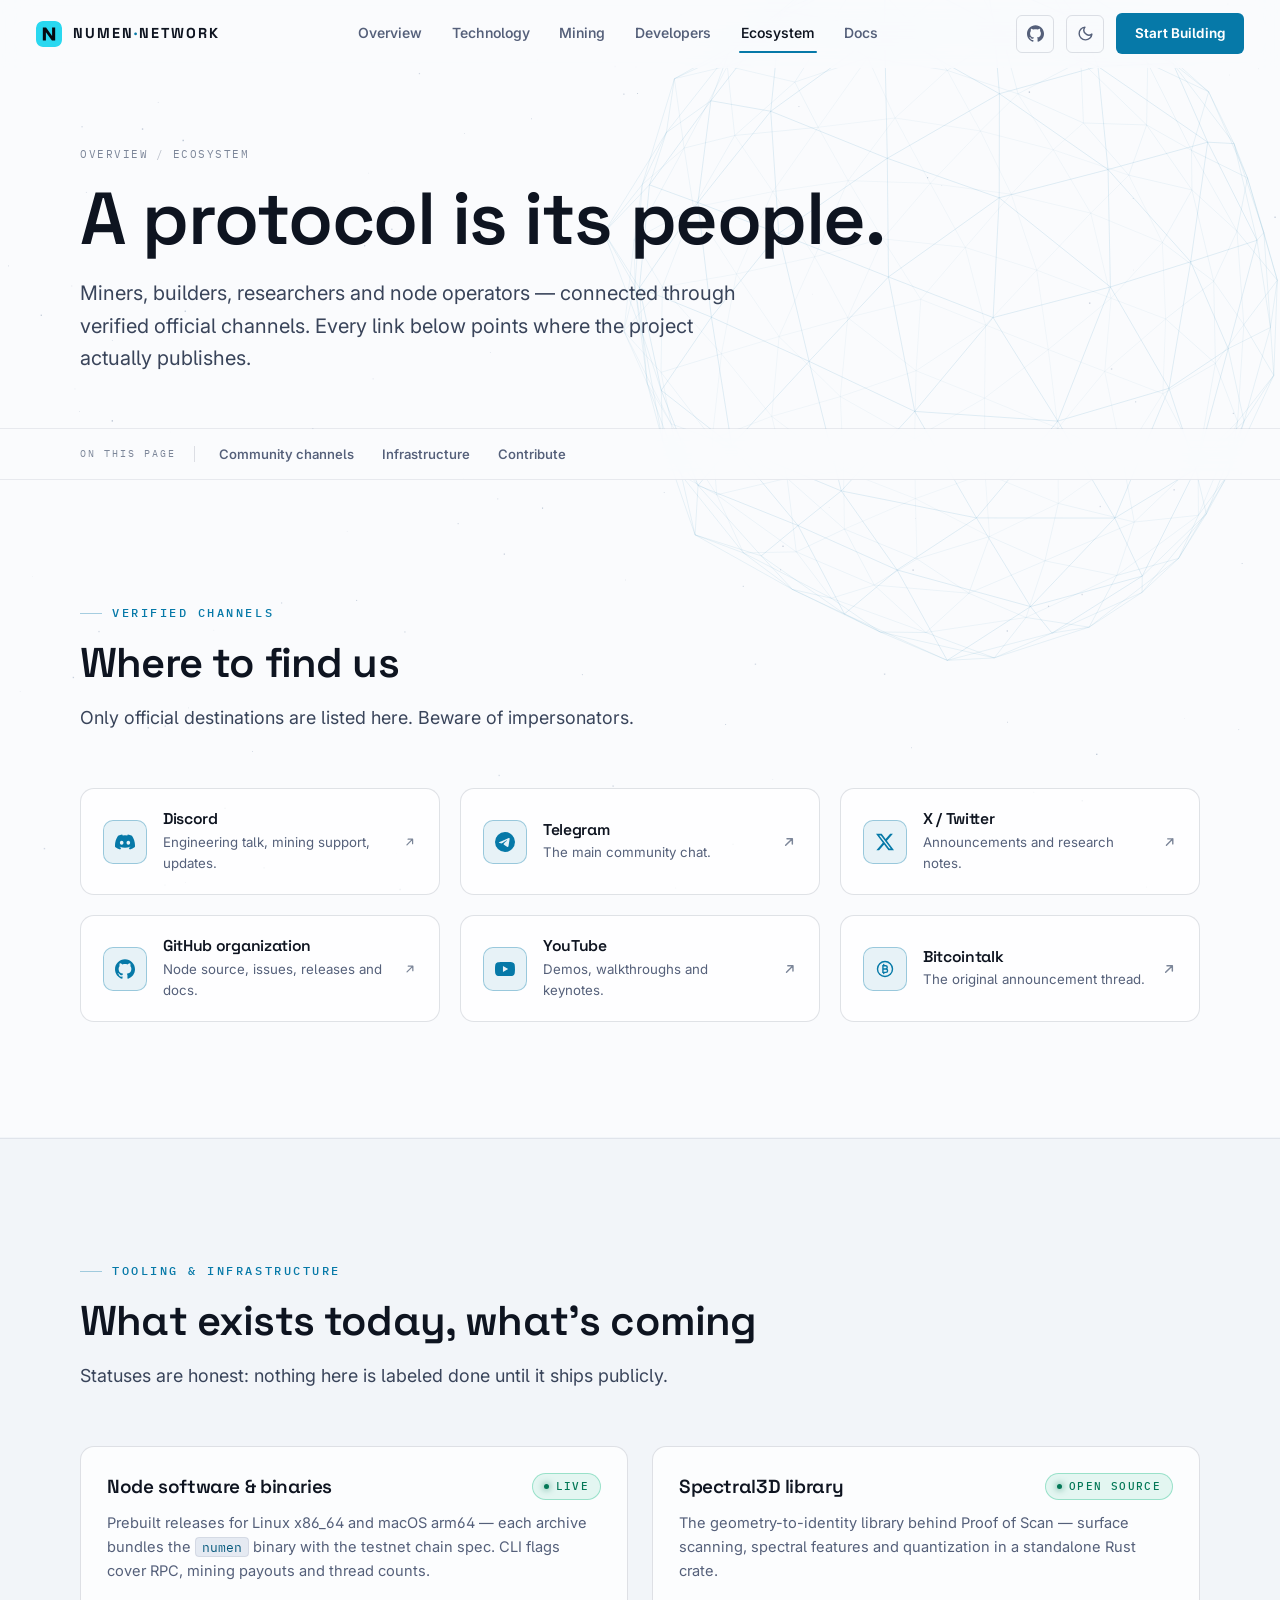
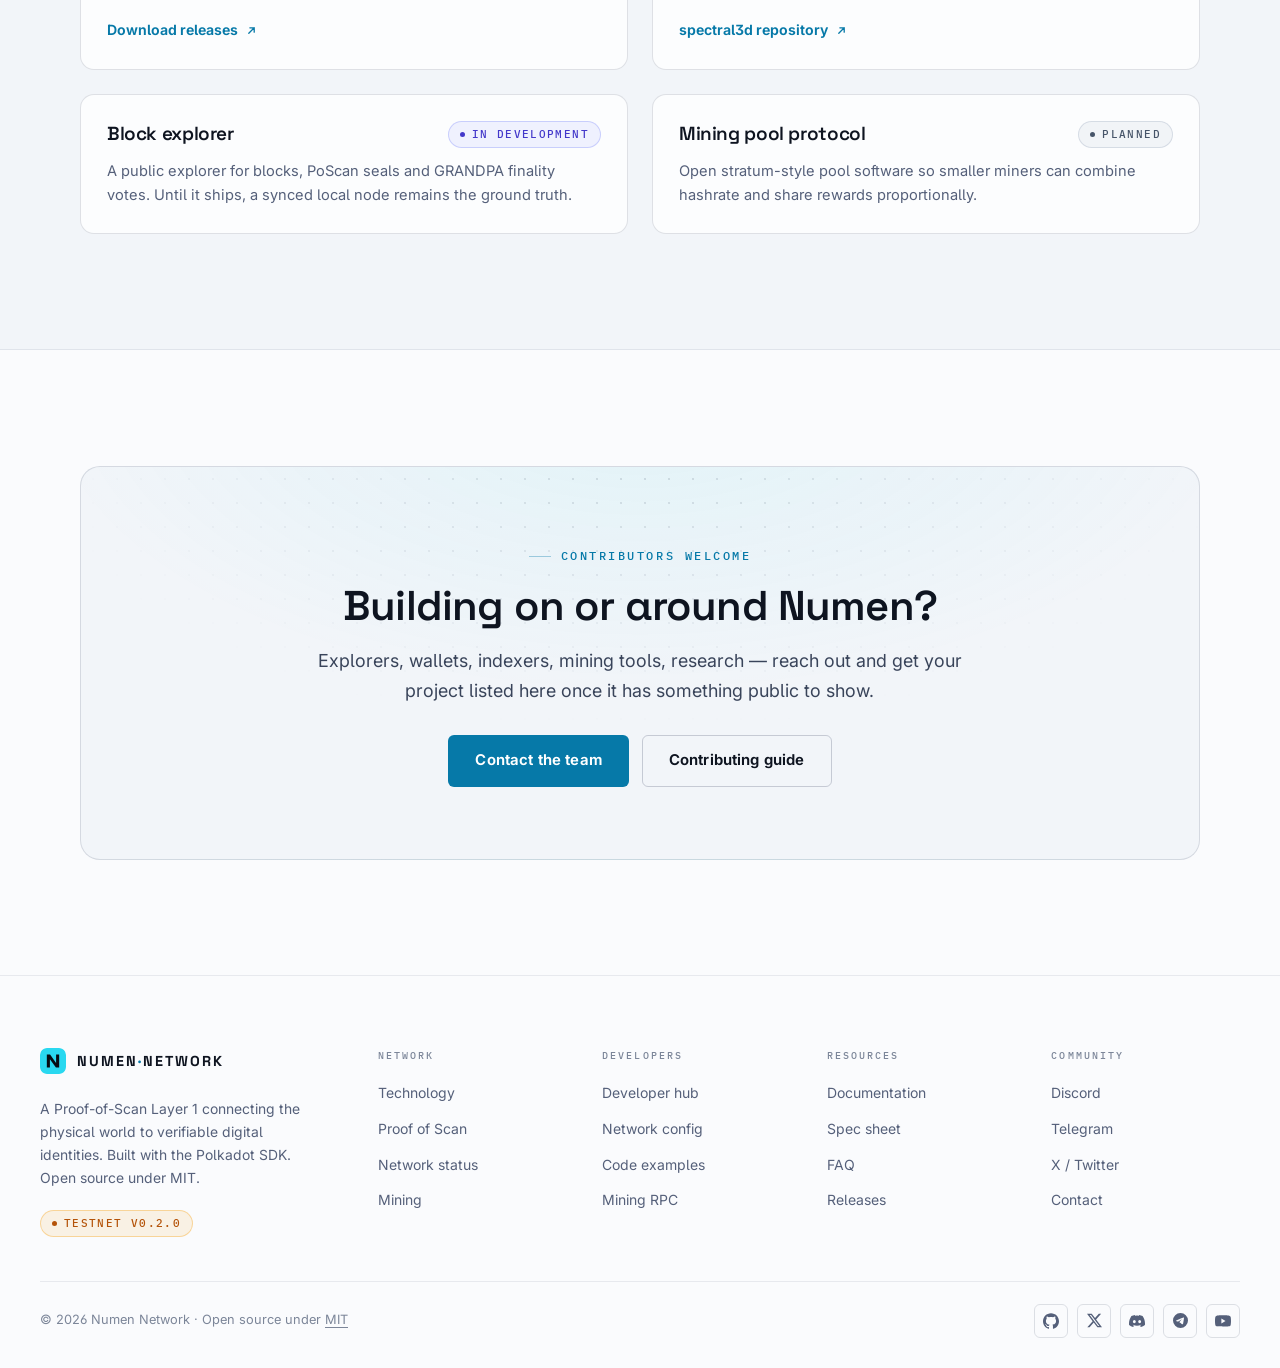
<file: ecosystem.html>
<!DOCTYPE html>
<html lang="en">
<head>
<meta charset="utf-8">
<meta name="viewport" content="width=device-width, initial-scale=1">
<title>Ecosystem &amp; Community · Numen Network</title>
<meta name="description" content="Official Numen Network channels, tooling and infrastructure status. Connect with the community on Discord, Telegram, X and YouTube — all links verified.">
<link rel="canonical" href="https://numen-network.org/ecosystem.html">
<meta property="og:type" content="website">
<meta property="og:site_name" content="Numen Network">
<meta property="og:title" content="Ecosystem &amp; Community · Numen Network">
<meta property="og:description" content="Verified community channels and ecosystem infrastructure status.">
<meta property="og:url" content="https://numen-network.org/ecosystem.html">
<meta property="og:image" content="https://numen-network.org/og.png">
<meta name="twitter:card" content="summary_large_image">
<meta name="twitter:title" content="Ecosystem &amp; Community · Numen Network">
<meta name="twitter:description" content="Verified channels, tooling and growth paths for the Numen ecosystem.">
<meta name="twitter:image" content="https://numen-network.org/og.png">
<meta name="theme-color" content="#06070b">
<meta name="theme-color" content="#fafbfd" media="(prefers-color-scheme: light)">
<link rel="icon" href="data:image/svg+xml,%3Csvg xmlns='http://www.w3.org/2000/svg' viewBox='0 0 16 16'%3E%3Crect width='16' height='16' rx='3.5' fill='%2329d8f0'/%3E%3Cpath d='M4.2 12V4h2l3.7 5.2V4h1.9v8H9.8L6.1 6.9V12z' fill='%23060b12'/%3E%3C/svg%3E">
<link rel="preconnect" href="https://fonts.googleapis.com">
<link rel="preconnect" href="https://fonts.gstatic.com" crossorigin>
<link href="https://fonts.googleapis.com/css2?family=Inter:wght@400;500;600;700&family=Space+Grotesk:wght@500;600;700&family=IBM+Plex+Mono:wght@400;500&display=swap" rel="stylesheet">
<link rel="stylesheet" href="style.css">
<script>(function(){try{var t=localStorage.getItem('numen-theme');if(!t&&window.matchMedia&&window.matchMedia('(prefers-color-scheme: light)').matches)t='light';if(t==='light')document.documentElement.dataset.theme='light';}catch(e){}})();</script>
<script src="asteroid.js" defer></script>
<script src="main.js" defer></script>
</head>
<body>

<a class="skip-link" href="#main">Skip to content</a>

<canvas id="sky" aria-hidden="true"></canvas>

<div class="page">

  <nav class="nav" aria-label="Main navigation">
    <a class="logo" href="index.html" aria-label="Numen Network home">
      <span class="logo-mark" aria-hidden="true"></span>
      <span class="logo-name">NUMEN<b>&middot;</b>NETWORK</span>
    </a>
    <div class="nav-links">
      <a class="nav-link" href="index.html">Overview</a>
      <a class="nav-link" href="network.html">Technology</a>
      <a class="nav-link" href="mining.html">Mining</a>
      <a class="nav-link" href="developers.html">Developers</a>
      <a class="nav-link active" href="ecosystem.html" aria-current="page">Ecosystem</a>
      <a class="nav-link" href="docs.html">Docs</a>
    </div>
    <div class="nav-right">
      <a class="icon-btn github-btn" href="https://github.com/numen-network/numen" target="_blank" rel="noopener" aria-label="Numen on GitHub">
        <svg width="17" height="17" viewBox="0 0 24 24" fill="currentColor" aria-hidden="true"><path d="M12 .297c-6.63 0-12 5.373-12 12 0 5.303 3.438 9.8 8.205 11.385.6.113.82-.258.82-.577 0-.285-.01-1.04-.015-2.04-3.338.724-4.042-1.61-4.042-1.61C4.422 18.07 3.633 17.7 3.633 17.7c-1.087-.744.084-.729.084-.729 1.205.084 1.838 1.236 1.838 1.236 1.07 1.835 2.809 1.305 3.495.998.108-.776.417-1.305.76-1.605-2.665-.3-5.466-1.332-5.466-5.93 0-1.31.465-2.38 1.235-3.22-.135-.303-.54-1.523.105-3.176 0 0 1.005-.322 3.3 1.23.96-.267 1.98-.399 3-.405 1.02.006 2.04.138 3 .405 2.28-1.552 3.285-1.23 3.285-1.23.645 1.653.24 2.873.12 3.176.765.84 1.23 1.91 1.23 3.22 0 4.61-2.805 5.625-5.475 5.92.42.36.81 1.096.81 2.22 0 1.606-.015 2.896-.015 3.286 0 .315.21.69.825.57C20.565 22.092 24 17.592 24 12.297c0-6.627-5.373-12-12-12"/></svg>
      </a>
      <button class="icon-btn theme-toggle" type="button" aria-label="Toggle color theme">
        <svg class="ic-sun" width="17" height="17" viewBox="0 0 24 24" fill="none" stroke="currentColor" stroke-width="2" stroke-linecap="round" aria-hidden="true"><circle cx="12" cy="12" r="4"/><path d="M12 2v3M12 19v3M2 12h3M19 12h3M4.6 4.6l2.1 2.1M17.3 17.3l2.1 2.1M19.4 4.6l-2.1 2.1M6.7 17.3l-2.1 2.1"/></svg>
        <svg class="ic-moon" width="17" height="17" viewBox="0 0 24 24" fill="none" stroke="currentColor" stroke-width="2" stroke-linecap="round" stroke-linejoin="round" aria-hidden="true"><path d="M21 12.8A9 9 0 1 1 11.2 3a7 7 0 0 0 9.8 9.8z"/></svg>
      </button>
      <a class="btn btn-primary btn-nav" href="developers.html">Start Building</a>
      <button class="icon-btn nav-burger" type="button" aria-expanded="false" aria-controls="mobile-menu" aria-label="Open menu">
        <span></span><span></span><span></span>
      </button>
    </div>
  </nav>

  <div id="mobile-menu" class="mobile-menu">
    <nav class="mm-links" aria-label="Mobile navigation">
      <a href="index.html">Overview<span class="mm-n">01</span></a>
      <a href="network.html">Technology<span class="mm-n">02</span></a>
      <a href="mining.html">Mining<span class="mm-n">03</span></a>
      <a href="developers.html">Developers<span class="mm-n">04</span></a>
      <a class="active" href="ecosystem.html">Ecosystem<span class="mm-n">05</span></a>
      <a href="docs.html">Docs<span class="mm-n">06</span></a>
    </nav>
    <div class="mm-foot">
      <a class="btn btn-primary" href="#community">Join Community</a>
    </div>
  </div>

  <main id="main">

    <header class="page-hero">
      <div class="wrap">
        <p class="crumb rv"><a href="index.html">Overview</a><span class="sep">/</span>Ecosystem</p>
        <h1 class="rv" style="--rvd:60ms;">A protocol is its people.</h1>
        <p class="hero-sub rv" style="--rvd:140ms;">
          Miners, builders, researchers and node operators &mdash; connected through
          verified official channels. Every link below points where the project actually
          publishes.
        </p>
      </div>
    </header>

    <nav class="subnav" aria-label="Page sections">
      <div class="subnav-inner">
        <span class="subnav-label">On this page</span>
        <a href="#community">Community channels</a>
        <a href="#infrastructure">Infrastructure</a>
        <a href="#contribute">Contribute</a>
      </div>
    </nav>

    <!-- ============================ Community ================================ -->
    <section id="community" class="section" aria-labelledby="comm-title">
      <div class="wrap">
        <div class="section-head rv">
          <p class="eyebrow">Verified channels</p>
          <h2 id="comm-title">Where to find us</h2>
          <p class="lead">Only official destinations are listed here. Beware of impersonators.</p>
        </div>
        <div class="grid g3">
          <a class="card social-card flat rv" href="https://discord.gg/WKmyTfmaa" target="_blank" rel="noopener">
            <span class="card-icon" aria-hidden="true">
              <svg width="20" height="20" viewBox="0 0 24 24" fill="currentColor"><path d="M20.317 4.37a19.791 19.791 0 0 0-4.885-1.515.074.074 0 0 0-.079.037c-.21.375-.444.865-.608 1.25a18.27 18.27 0 0 0-5.487 0 12.64 12.64 0 0 0-.617-1.25.077.077 0 0 0-.079-.037A19.736 19.736 0 0 0 3.677 4.37a.07.07 0 0 0-.032.027C.533 9.046-.32 13.58.099 18.058a.082.082 0 0 0 .031.056 19.9 19.9 0 0 0 5.993 3.03.078.078 0 0 0 .084-.028 14.09 14.09 0 0 0 1.226-1.994.076.076 0 0 0-.041-.106 13.107 13.107 0 0 1-1.872-.892.077.077 0 0 1-.008-.128 10.2 10.2 0 0 0 .372-.292.074.074 0 0 1 .077-.01c3.928 1.793 8.18 1.793 12.062 0a.074.074 0 0 1 .078.01c.12.098.246.198.373.292a.077.077 0 0 1-.006.127 12.299 12.299 0 0 1-1.873.892.077.077 0 0 0-.041.107c.36.698.772 1.362 1.225 1.993a.076.076 0 0 0 .084.028 19.839 19.839 0 0 0 6.002-3.03.077.077 0 0 0 .032-.054c.5-5.177-.838-9.674-3.549-13.66a.061.061 0 0 0-.031-.03zM8.02 15.33c-1.182 0-2.157-1.085-2.157-2.419 0-1.333.955-2.419 2.157-2.419 1.21 0 2.176 1.096 2.157 2.42 0 1.333-.956 2.418-2.157 2.418zm7.975 0c-1.183 0-2.157-1.085-2.157-2.419 0-1.333.955-2.419 2.157-2.419 1.21 0 2.176 1.096 2.157 2.42 0 1.333-.946 2.418-2.157 2.418z"/></svg>
            </span>
            <span><h3>Discord</h3><p>Engineering talk, mining support, updates.</p></span>
            <span class="sc-arrow" aria-hidden="true"><svg width="16" height="16" viewBox="0 0 24 24" fill="none" stroke="currentColor" stroke-width="2.2" stroke-linecap="round" stroke-linejoin="round"><path d="M7 17L17 7M9 7h8v8"/></svg></span>
          </a>
          <a class="card social-card flat rv" style="--rvd:70ms;" href="https://t.me/numen_network" target="_blank" rel="noopener">
            <span class="card-icon" aria-hidden="true">
              <svg width="20" height="20" viewBox="0 0 24 24" fill="currentColor"><path d="M11.944 0A12 12 0 0 0 0 12a12 12 0 0 0 12 12 12 12 0 0 0 12-12A12 12 0 0 0 12 0a12 12 0 0 0-.056 0zm4.962 7.224c.1-.002.321.023.465.14a.506.506 0 0 1 .171.325c.016.093.036.306.02.472-.18 1.898-.962 6.502-1.36 8.627-.168.9-.499 1.201-.82 1.23-.696.065-1.225-.46-1.9-.902-1.056-.693-1.653-1.124-2.678-1.8-1.185-.78-.417-1.21.258-1.91.177-.184 3.247-2.977 3.307-3.23.007-.032.014-.15-.056-.212s-.174-.041-.249-.024c-.106.024-1.793 1.14-5.061 3.345-.48.33-.913.49-1.302.48-.428-.008-1.252-.241-1.865-.44-.752-.245-1.349-.374-1.297-.789.027-.216.325-.437.893-.663 3.498-1.524 5.83-2.529 6.998-3.014 3.332-1.386 4.025-1.627 4.476-1.635z"/></svg>
            </span>
            <span><h3>Telegram</h3><p>The main community chat.</p></span>
            <span class="sc-arrow" aria-hidden="true"><svg width="16" height="16" viewBox="0 0 24 24" fill="none" stroke="currentColor" stroke-width="2.2" stroke-linecap="round" stroke-linejoin="round"><path d="M7 17L17 7M9 7h8v8"/></svg></span>
          </a>
          <a class="card social-card flat rv" style="--rvd:140ms;" href="https://x.com/numen_network" target="_blank" rel="noopener">
            <span class="card-icon" aria-hidden="true">
              <svg width="18" height="18" viewBox="0 0 24 24" fill="currentColor"><path d="M18.901 1.153h3.68l-8.04 9.19L24 22.846h-7.406l-5.8-7.584-6.638 7.584H.474l8.6-9.83L0 1.154h7.594l5.243 6.932ZM17.61 20.644h2.039L6.486 3.24H4.298Z"/></svg>
            </span>
            <span><h3>X / Twitter</h3><p>Announcements and research notes.</p></span>
            <span class="sc-arrow" aria-hidden="true"><svg width="16" height="16" viewBox="0 0 24 24" fill="none" stroke="currentColor" stroke-width="2.2" stroke-linecap="round" stroke-linejoin="round"><path d="M7 17L17 7M9 7h8v8"/></svg></span>
          </a>
          <a class="card social-card flat rv" style="--rvd:210ms;" href="https://github.com/numen-network/numen" target="_blank" rel="noopener">
            <span class="card-icon" aria-hidden="true">
              <svg width="20" height="20" viewBox="0 0 24 24" fill="currentColor"><path d="M12 .297c-6.63 0-12 5.373-12 12 0 5.303 3.438 9.8 8.205 11.385.6.113.82-.258.82-.577 0-.285-.01-1.04-.015-2.04-3.338.724-4.042-1.61-4.042-1.61C4.422 18.07 3.633 17.7 3.633 17.7c-1.087-.744.084-.729.084-.729 1.205.084 1.838 1.236 1.838 1.236 1.07 1.835 2.809 1.305 3.495.998.108-.776.417-1.305.76-1.605-2.665-.3-5.466-1.332-5.466-5.93 0-1.31.465-2.38 1.235-3.22-.135-.303-.54-1.523.105-3.176 0 0 1.005-.322 3.3 1.23.96-.267 1.98-.399 3-.405 1.02.006 2.04.138 3 .405 2.28-1.552 3.285-1.23 3.285-1.23.645 1.653.24 2.873.12 3.176.765.84 1.23 1.91 1.23 3.22 0 4.61-2.805 5.625-5.475 5.92.42.36.81 1.096.81 2.22 0 1.606-.015 2.896-.015 3.286 0 .315.21.69.825.57C20.565 22.092 24 17.592 24 12.297c0-6.627-5.373-12-12-12"/></svg>
            </span>
            <span><h3>GitHub organization</h3><p>Node source, issues, releases and docs.</p></span>
            <span class="sc-arrow" aria-hidden="true"><svg width="16" height="16" viewBox="0 0 24 24" fill="none" stroke="currentColor" stroke-width="2.2" stroke-linecap="round" stroke-linejoin="round"><path d="M7 17L17 7M9 7h8v8"/></svg></span>
          </a>
          <a class="card social-card flat rv" style="--rvd:280ms;" href="https://www.youtube.com/@numen_network" target="_blank" rel="noopener">
            <span class="card-icon" aria-hidden="true">
              <svg width="20" height="20" viewBox="0 0 24 24" fill="currentColor"><path d="M23.498 6.186a3.016 3.016 0 0 0-2.122-2.136C19.505 3.545 12 3.545 12 3.545s-7.505 0-9.377.505A3.017 3.017 0 0 0 .502 6.186C0 8.07 0 12 0 12s0 3.93.502 5.814a3.016 3.016 0 0 0 2.122 2.136c1.871.505 9.376.505 9.376.505s7.505 0 9.377-.505a3.015 3.015 0 0 0 2.122-2.136C24 15.93 24 12 24 12s0-3.93-.502-5.814zM9.545 15.568V8.432L15.818 12l-6.273 3.568z"/></svg>
            </span>
            <span><h3>YouTube</h3><p>Demos, walkthroughs and keynotes.</p></span>
            <span class="sc-arrow" aria-hidden="true"><svg width="16" height="16" viewBox="0 0 24 24" fill="none" stroke="currentColor" stroke-width="2.2" stroke-linecap="round" stroke-linejoin="round"><path d="M7 17L17 7M9 7h8v8"/></svg></span>
          </a>
          <a class="card social-card flat rv" style="--rvd:350ms;" href="https://bitcointalk.org/index.php?action=profile;u=3763959" target="_blank" rel="noopener">
            <span class="card-icon" aria-hidden="true">
              <svg width="20" height="20" viewBox="0 0 24 24" fill="none" stroke="currentColor" stroke-width="1.7" stroke-linecap="round"><circle cx="12" cy="12" r="9"/><path d="M9.5 8h3.2a2 2 0 0 1 0 4H9.5zM9.5 12h3.6a2 2 0 0 1 0 4H9.5zM10.5 6.5V8M10.5 16v1.5"/></svg>
            </span>
            <span><h3>Bitcointalk</h3><p>The original announcement thread.</p></span>
            <span class="sc-arrow" aria-hidden="true"><svg width="16" height="16" viewBox="0 0 24 24" fill="none" stroke="currentColor" stroke-width="2.2" stroke-linecap="round" stroke-linejoin="round"><path d="M7 17L17 7M9 7h8v8"/></svg></span>
          </a>
        </div>
      </div>
    </section>

    <!-- ========================== Infrastructure ============================== -->
    <section id="infrastructure" class="section section-alt" aria-labelledby="infra-title">
      <div class="wrap">
        <div class="section-head rv">
          <p class="eyebrow">Tooling &amp; infrastructure</p>
          <h2 id="infra-title">What exists today, what&rsquo;s coming</h2>
          <p class="lead">Statuses are honest: nothing here is labeled done until it ships publicly.</p>
        </div>
        <div class="grid g2">
          <article class="card flat rv">
            <div class="card-head">
              <h3 style="margin:0;">Node software &amp; binaries</h3>
              <span class="chip chip-live">Live</span>
            </div>
            <p>Prebuilt releases for Linux x86_64 and macOS arm64 &mdash; each archive bundles the <code>numen</code> binary with the testnet chain spec. CLI flags cover RPC, mining payouts and thread counts.</p>
            <div class="card-foot"><a class="link-arrow" href="https://github.com/numen-network/numen/releases" target="_blank" rel="noopener">Download releases
              <svg width="13" height="13" viewBox="0 0 24 24" fill="none" stroke="currentColor" stroke-width="2.4" stroke-linecap="round" stroke-linejoin="round" aria-hidden="true"><path d="M7 17L17 7M9 7h8v8"/></svg></a></div>
          </article>
          <article class="card flat rv" style="--rvd:80ms;">
            <div class="card-head">
              <h3 style="margin:0;">Spectral3D library</h3>
              <span class="chip chip-live">Open source</span>
            </div>
            <p>The geometry-to-identity library behind Proof of Scan &mdash; surface scanning, spectral features and quantization in a standalone Rust crate.</p>
            <div class="card-foot"><a class="link-arrow" href="https://github.com/numen-network/spectral3d" target="_blank" rel="noopener">spectral3d repository
              <svg width="13" height="13" viewBox="0 0 24 24" fill="none" stroke="currentColor" stroke-width="2.4" stroke-linecap="round" stroke-linejoin="round" aria-hidden="true"><path d="M7 17L17 7M9 7h8v8"/></svg></a></div>
          </article>
          <article class="card flat rv" style="--rvd:160ms;">
            <div class="card-head">
              <h3 style="margin:0;">Block explorer</h3>
              <span class="chip chip-dev">In development</span>
            </div>
            <p>A public explorer for blocks, PoScan seals and GRANDPA finality votes. Until it ships, a synced local node remains the ground truth.</p>
          </article>
          <article class="card flat rv" style="--rvd:240ms;">
            <div class="card-head">
              <h3 style="margin:0;">Mining pool protocol</h3>
              <span class="chip chip-plan">Planned</span>
            </div>
            <p>Open stratum-style pool software so smaller miners can combine hashrate and share rewards proportionally.</p>
          </article>
        </div>
      </div>
    </section>

    <!-- ============================ Contribute ================================ -->
    <section id="contribute" class="section" aria-labelledby="contrib-title">
      <div class="wrap">
        <div class="cta-band rv">
          <p class="eyebrow" style="justify-content:center;">Contributors welcome</p>
          <h2 id="contrib-title">Building on or around Numen?</h2>
          <p class="lead">
            Explorers, wallets, indexers, mining tools, research &mdash; reach out and get
            your project listed here once it has something public to show.
          </p>
          <div class="cta-row">
            <a class="btn btn-primary" href="mailto:contact@numen-network.org">Contact the team</a>
            <a class="btn btn-secondary" href="https://github.com/numen-network/numen/blob/master/CONTRIBUTING.md" target="_blank" rel="noopener">Contributing guide</a>
          </div>
        </div>
      </div>
    </section>

  </main>

  <footer class="footer">
    <div class="wrap wrap-wide">
      <div class="footer-grid">
        <div class="footer-brand">
          <a class="logo" href="index.html" aria-label="Numen Network home">
            <span class="logo-mark" aria-hidden="true"></span>
            <span class="logo-name">NUMEN<b>&middot;</b>NETWORK</span>
          </a>
          <p>A Proof-of-Scan Layer 1 connecting the physical world to verifiable digital identities. Built with the Polkadot SDK. Open source under MIT.</p>
          <span class="chip chip-testnet">Testnet v0.2.0</span>
        </div>
        <nav class="footer-col" aria-label="Network links">
          <h4>Network</h4>
          <ul>
            <li><a href="network.html">Technology</a></li>
            <li><a href="network.html#poscan">Proof of Scan</a></li>
            <li><a href="index.html#network">Network status</a></li>
            <li><a href="mining.html">Mining</a></li>
          </ul>
        </nav>
        <nav class="footer-col" aria-label="Developers links">
          <h4>Developers</h4>
          <ul>
            <li><a href="developers.html">Developer hub</a></li>
            <li><a href="developers.html#config">Network config</a></li>
            <li><a href="developers.html#snippets">Code examples</a></li>
            <li><a href="developers.html#rpc">Mining RPC</a></li>
          </ul>
        </nav>
        <nav class="footer-col" aria-label="Resources links">
          <h4>Resources</h4>
          <ul>
            <li><a href="docs.html">Documentation</a></li>
            <li><a href="docs.html#specs">Spec sheet</a></li>
            <li><a href="docs.html#faq">FAQ</a></li>
            <li><a href="https://github.com/numen-network/numen/releases" target="_blank" rel="noopener">Releases</a></li>
          </ul>
        </nav>
        <nav class="footer-col" aria-label="Community links">
          <h4>Community</h4>
          <ul>
            <li><a href="https://discord.gg/WKmyTfmaa" target="_blank" rel="noopener">Discord</a></li>
            <li><a href="https://t.me/numen_network" target="_blank" rel="noopener">Telegram</a></li>
            <li><a href="https://x.com/numen_network" target="_blank" rel="noopener">X / Twitter</a></li>
            <li><a href="mailto:contact@numen-network.org">Contact</a></li>
          </ul>
        </nav>
      </div>
      <div class="footer-bottom">
        <span class="foot-copy">&copy; <span data-year>2026</span> Numen Network &middot; Open source under <a href="https://github.com/numen-network/numen/blob/master/LICENSE" target="_blank" rel="noopener">MIT</a></span>
        <div class="foot-socials">
          <a class="foot-icon" href="https://github.com/numen-network/numen" target="_blank" rel="noopener" aria-label="GitHub"><svg width="16" height="16" viewBox="0 0 24 24" fill="currentColor" aria-hidden="true"><path d="M12 .297c-6.63 0-12 5.373-12 12 0 5.303 3.438 9.8 8.205 11.385.6.113.82-.258.82-.577 0-.285-.01-1.04-.015-2.04-3.338.724-4.042-1.61-4.042-1.61C4.422 18.07 3.633 17.7 3.633 17.7c-1.087-.744.084-.729.084-.729 1.205.084 1.838 1.236 1.838 1.236 1.07 1.835 2.809 1.305 3.495.998.108-.776.417-1.305.76-1.605-2.665-.3-5.466-1.332-5.466-5.93 0-1.31.465-2.38 1.235-3.22-.135-.303-.54-1.523.105-3.176 0 0 1.005-.322 3.3 1.23.96-.267 1.98-.399 3-.405 1.02.006 2.04.138 3 .405 2.28-1.552 3.285-1.23 3.285-1.23.645 1.653.24 2.873.12 3.176.765.84 1.23 1.91 1.23 3.22 0 4.61-2.805 5.625-5.475 5.92.42.36.81 1.096.81 2.22 0 1.606-.015 2.896-.015 3.286 0 .315.21.69.825.57C20.565 22.092 24 17.592 24 12.297c0-6.627-5.373-12-12-12"/></svg></a>
          <a class="foot-icon" href="https://x.com/numen_network" target="_blank" rel="noopener" aria-label="X"><svg width="15" height="15" viewBox="0 0 24 24" fill="currentColor" aria-hidden="true"><path d="M18.901 1.153h3.68l-8.04 9.19L24 22.846h-7.406l-5.8-7.584-6.638 7.584H.474l8.6-9.83L0 1.154h7.594l5.243 6.932ZM17.61 20.644h2.039L6.486 3.24H4.298Z"/></svg></a>
          <a class="foot-icon" href="https://discord.gg/WKmyTfmaa" target="_blank" rel="noopener" aria-label="Discord"><svg width="16" height="16" viewBox="0 0 24 24" fill="currentColor" aria-hidden="true"><path d="M20.317 4.37a19.791 19.791 0 0 0-4.885-1.515.074.074 0 0 0-.079.037c-.21.375-.444.865-.608 1.25a18.27 18.27 0 0 0-5.487 0 12.64 12.64 0 0 0-.617-1.25.077.077 0 0 0-.079-.037A19.736 19.736 0 0 0 3.677 4.37a.07.07 0 0 0-.032.027C.533 9.046-.32 13.58.099 18.058a.082.082 0 0 0 .031.056 19.9 19.9 0 0 0 5.993 3.03.078.078 0 0 0 .084-.028 14.09 14.09 0 0 0 1.226-1.994.076.076 0 0 0-.041-.106 13.107 13.107 0 0 1-1.872-.892.077.077 0 0 1-.008-.128 10.2 10.2 0 0 0 .372-.292.074.074 0 0 1 .077-.01c3.928 1.793 8.18 1.793 12.062 0a.074.074 0 0 1 .078.01c.12.098.246.198.373.292a.077.077 0 0 1-.006.127 12.299 12.299 0 0 1-1.873.892.077.077 0 0 0-.041.107c.36.698.772 1.362 1.225 1.993a.076.076 0 0 0 .084.028 19.839 19.839 0 0 0 6.002-3.03.077.077 0 0 0 .032-.054c.5-5.177-.838-9.674-3.549-13.66a.061.061 0 0 0-.031-.03zM8.02 15.33c-1.182 0-2.157-1.085-2.157-2.419 0-1.333.955-2.419 2.157-2.419 1.21 0 2.176 1.096 2.157 2.42 0 1.333-.956 2.418-2.157 2.418zm7.975 0c-1.183 0-2.157-1.085-2.157-2.419 0-1.333.955-2.419 2.157-2.419 1.21 0 2.176 1.096 2.157 2.42 0 1.333-.946 2.418-2.157 2.418z"/></svg></a>
          <a class="foot-icon" href="https://t.me/numen_network" target="_blank" rel="noopener" aria-label="Telegram"><svg width="15" height="15" viewBox="0 0 24 24" fill="currentColor" aria-hidden="true"><path d="M11.944 0A12 12 0 0 0 0 12a12 12 0 0 0 12 12 12 12 0 0 0 12-12A12 12 0 0 0 12 0a12 12 0 0 0-.056 0zm4.962 7.224c.1-.002.321.023.465.14a.506.506 0 0 1 .171.325c.016.093.036.306.02.472-.18 1.898-.962 6.502-1.36 8.627-.168.9-.499 1.201-.82 1.23-.696.065-1.225-.46-1.9-.902-1.056-.693-1.653-1.124-2.678-1.8-1.185-.78-.417-1.21.258-1.91.177-.184 3.247-2.977 3.307-3.23.007-.032.014-.15-.056-.212s-.174-.041-.249-.024c-.106.024-1.793 1.14-5.061 3.345-.48.33-.913.49-1.302.48-.428-.008-1.252-.241-1.865-.44-.752-.245-1.349-.374-1.297-.789.027-.216.325-.437.893-.663 3.498-1.524 5.83-2.529 6.998-3.014 3.332-1.386 4.025-1.627 4.476-1.635z"/></svg></a>
          <a class="foot-icon" href="https://www.youtube.com/@numen_network" target="_blank" rel="noopener" aria-label="YouTube"><svg width="16" height="16" viewBox="0 0 24 24" fill="currentColor" aria-hidden="true"><path d="M23.498 6.186a3.016 3.016 0 0 0-2.122-2.136C19.505 3.545 12 3.545 12 3.545s-7.505 0-9.377.505A3.017 3.017 0 0 0 .502 6.186C0 8.07 0 12 0 12s0 3.93.502 5.814a3.016 3.016 0 0 0 2.122 2.136c1.871.505 9.376.505 9.376.505s7.505 0 9.377-.505a3.015 3.015 0 0 0 2.122-2.136C24 15.93 24 12 24 12s0-3.93-.502-5.814zM9.545 15.568V8.432L15.818 12l-6.273 3.568z"/></svg></a>
        </div>
      </div>
    </div>
  </footer>

</div>

</body>
</html>
</file>
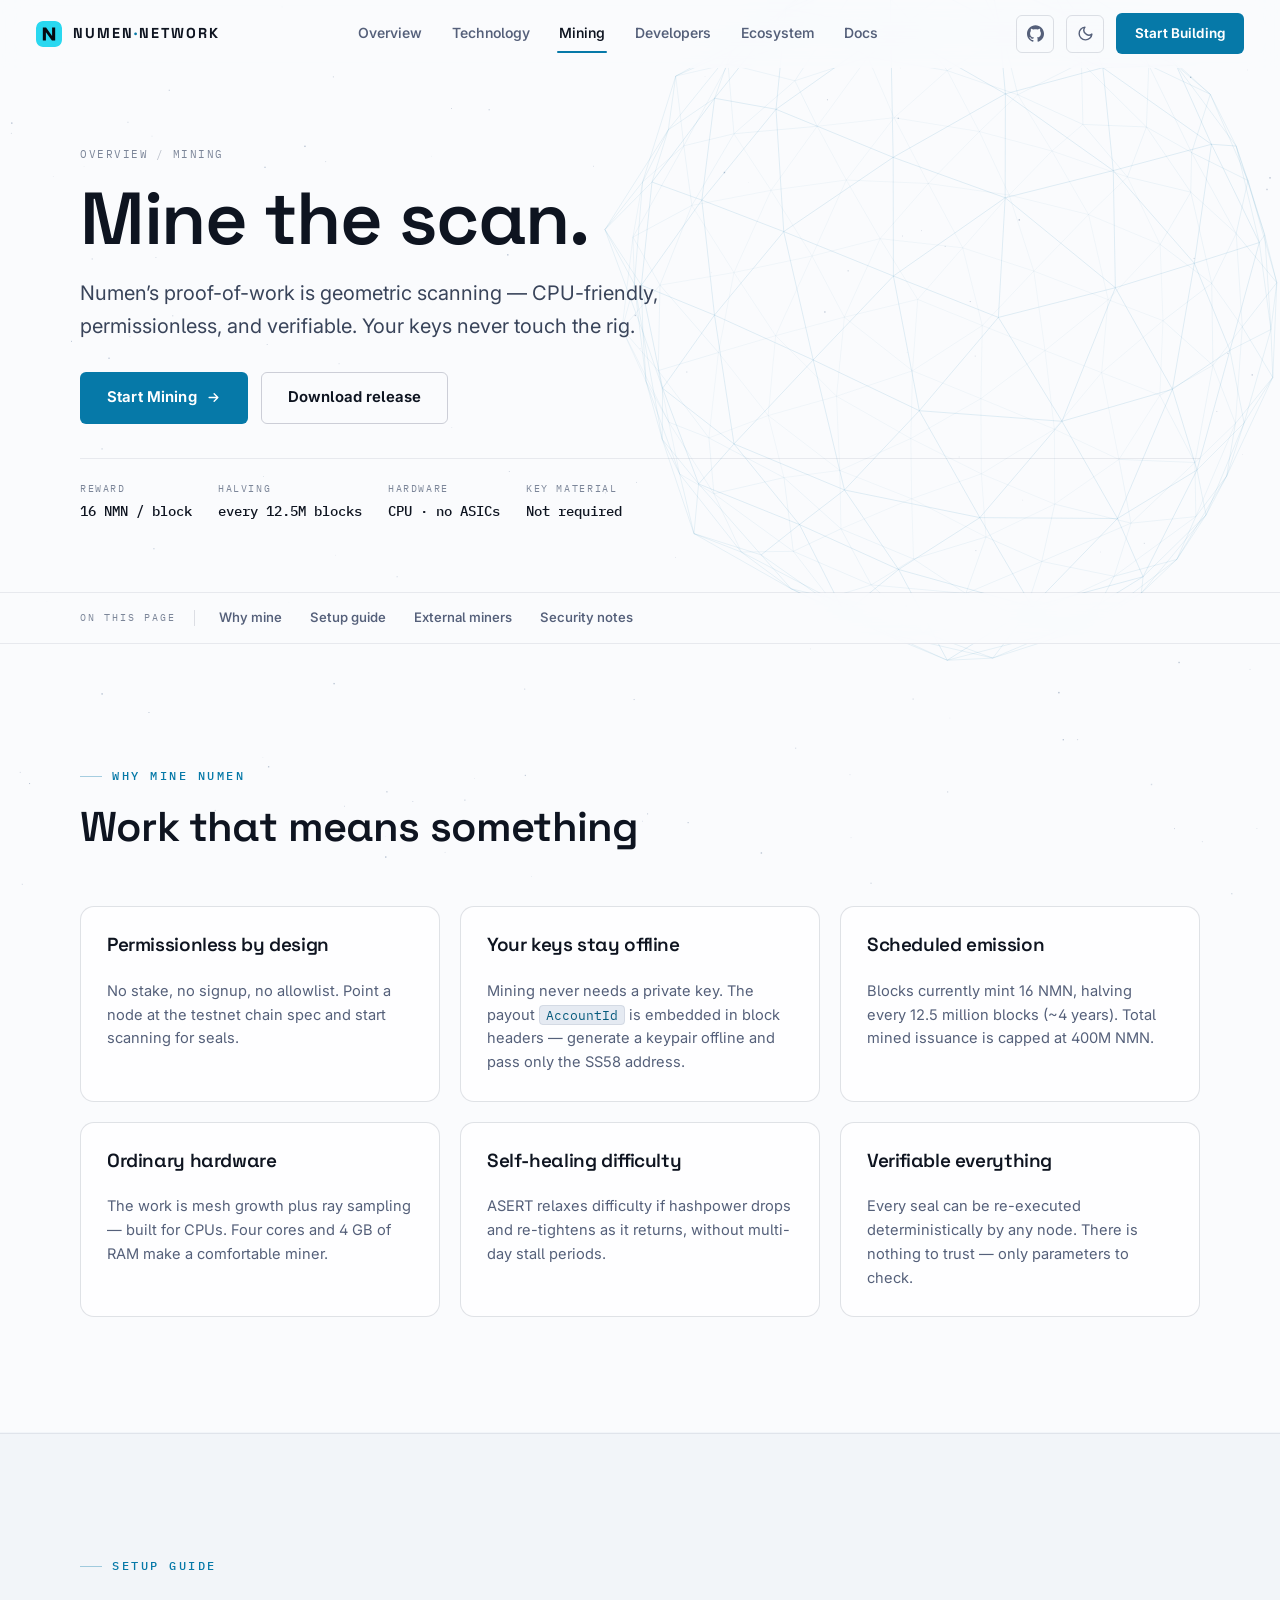
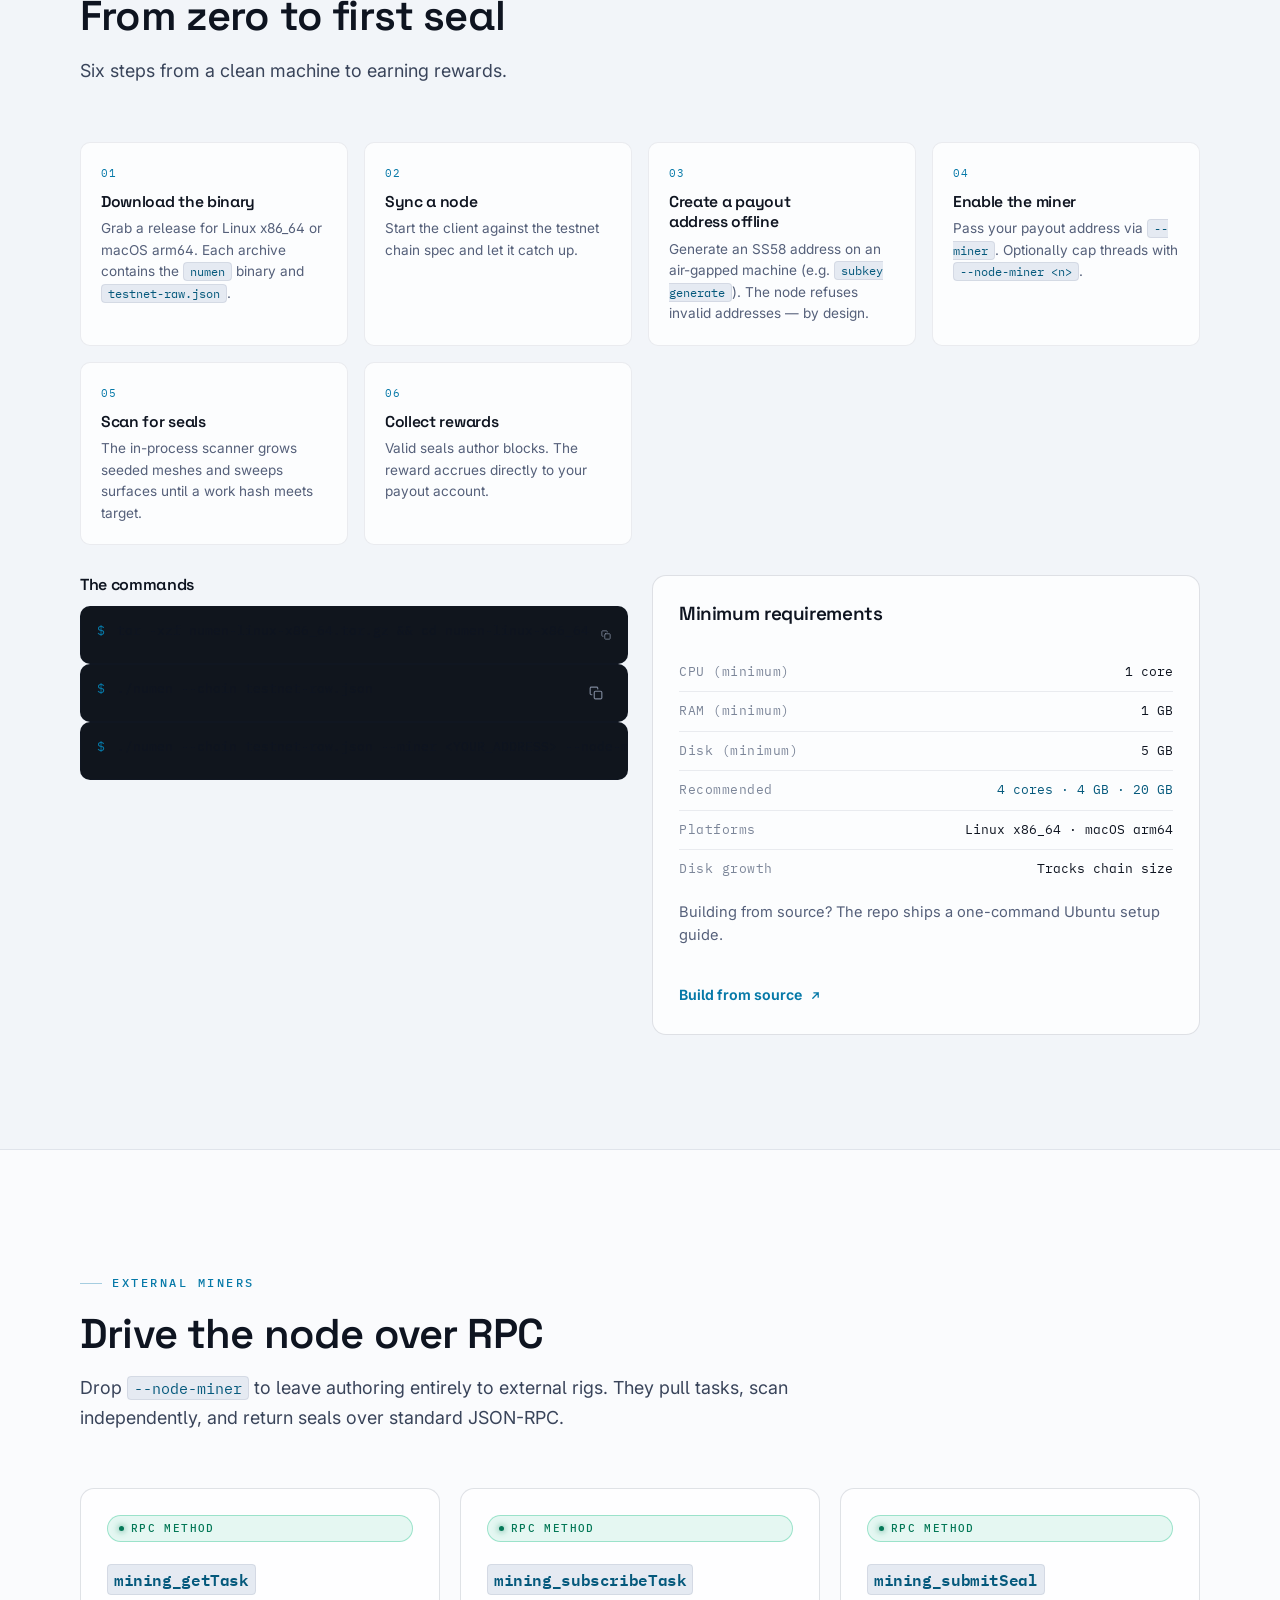
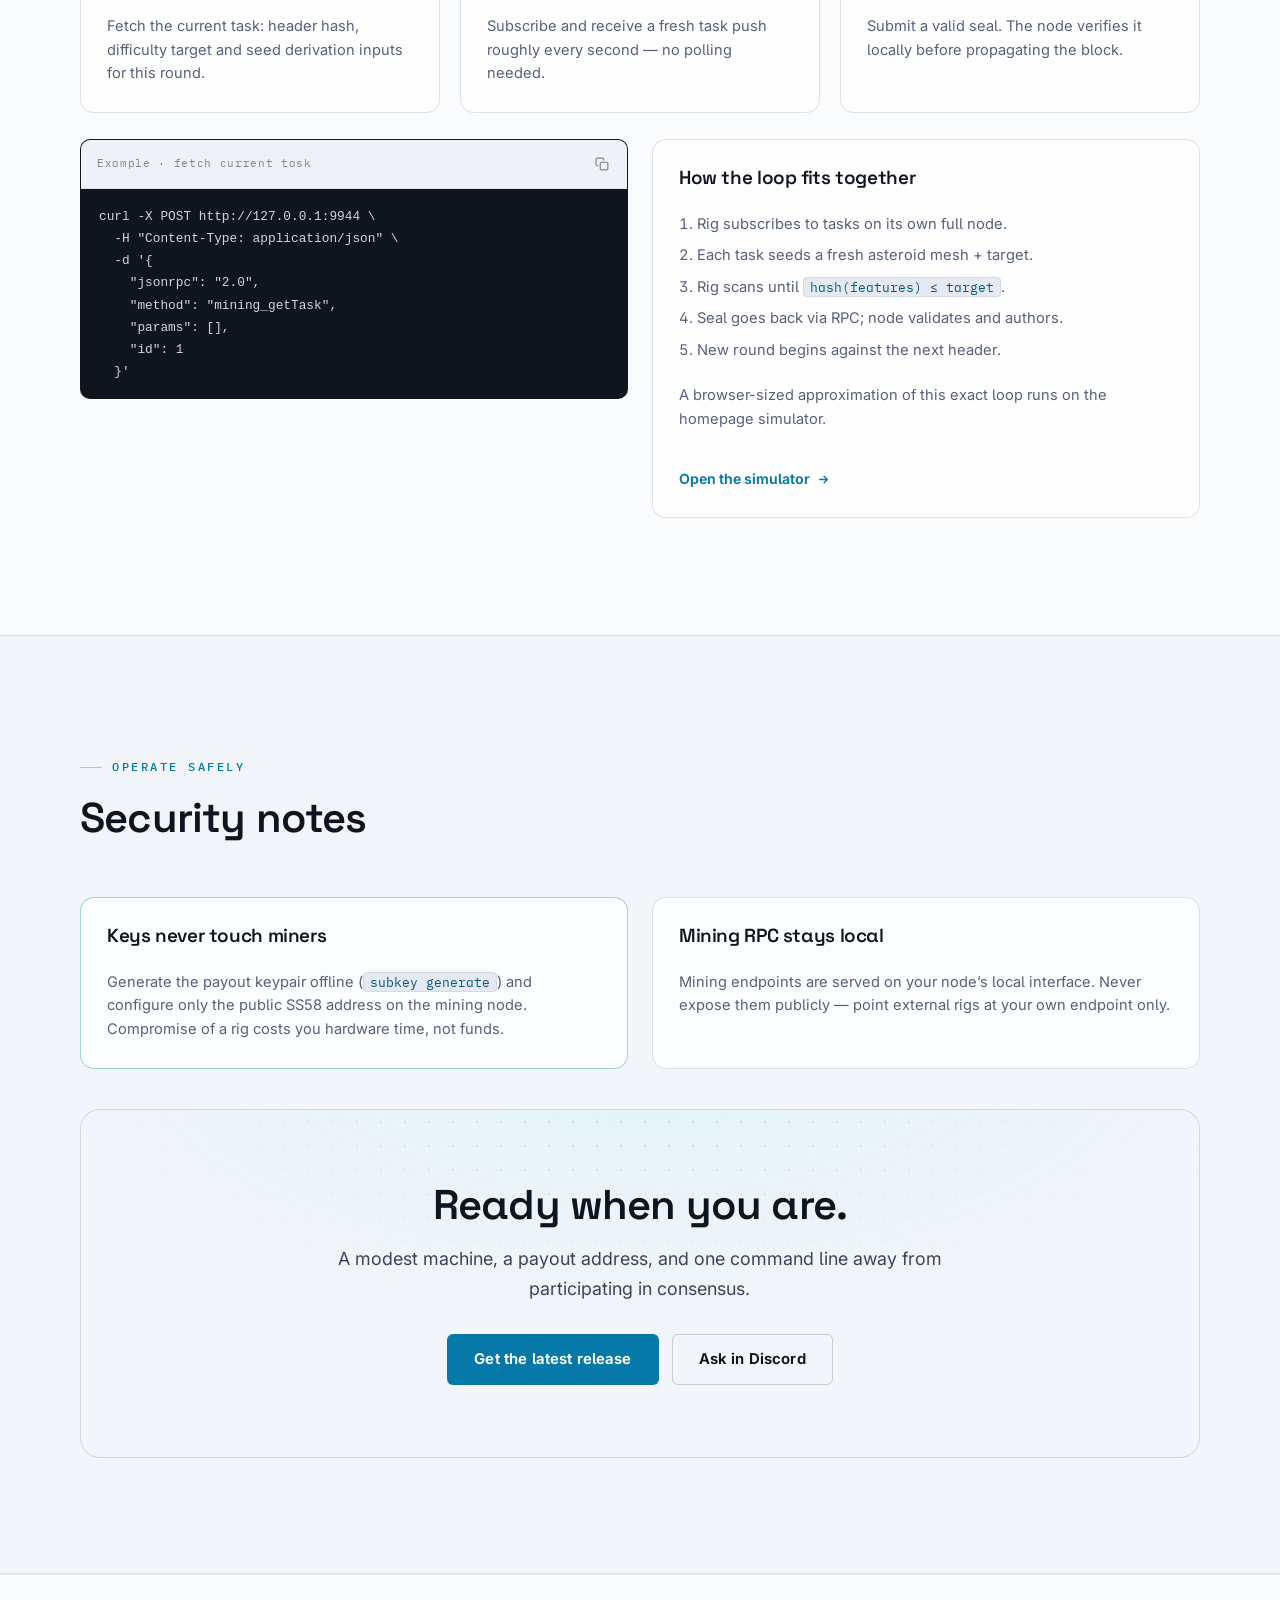
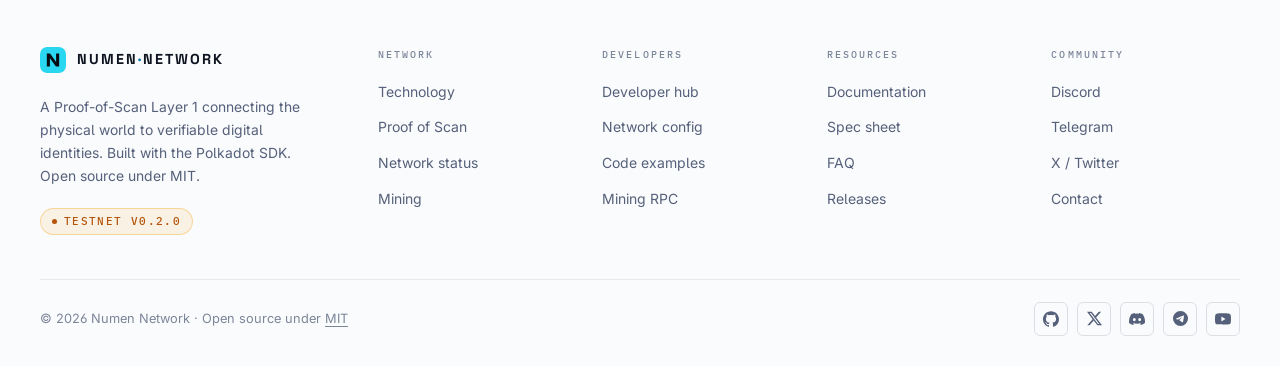
<file: mining.html>
<!DOCTYPE html>
<html lang="en">
<head>
<meta charset="utf-8">
<meta name="viewport" content="width=device-width, initial-scale=1">
<title>Mining — Earn NMN with Proof of Scan · Numen Network</title>
<meta name="description" content="Mine Numen: CPU-friendly Proof-of-Scan geometry work on the testnet. Run a node, set a payout address, scan, submit seals, earn 16 NMN block rewards. No private key required on the mining rig.">
<link rel="canonical" href="https://numen-network.org/mining.html">
<meta property="og:type" content="website">
<meta property="og:site_name" content="Numen Network">
<meta property="og:title" content="Mining — Earn NMN with Proof of Scan · Numen Network">
<meta property="og:description" content="CPU-friendly geometric proof-of-work. Keys stay offline; rewards accrue to a payout address.">
<meta property="og:url" content="https://numen-network.org/mining.html">
<meta property="og:image" content="https://numen-network.org/og.png">
<meta name="twitter:card" content="summary_large_image">
<meta name="twitter:title" content="Mining · Numen Network">
<meta name="twitter:description" content="Mine NMN with Proof-of-Scan geometry work.">
<meta name="twitter:image" content="https://numen-network.org/og.png">
<meta name="theme-color" content="#06070b">
<meta name="theme-color" content="#fafbfd" media="(prefers-color-scheme: light)">
<link rel="icon" href="data:image/svg+xml,%3Csvg xmlns='http://www.w3.org/2000/svg' viewBox='0 0 16 16'%3E%3Crect width='16' height='16' rx='3.5' fill='%2329d8f0'/%3E%3Cpath d='M4.2 12V4h2l3.7 5.2V4h1.9v8H9.8L6.1 6.9V12z' fill='%23060b12'/%3E%3C/svg%3E">
<link rel="preconnect" href="https://fonts.googleapis.com">
<link rel="preconnect" href="https://fonts.gstatic.com" crossorigin>
<link href="https://fonts.googleapis.com/css2?family=Inter:wght@400;500;600;700&family=Space+Grotesk:wght@500;600;700&family=IBM+Plex+Mono:wght@400;500&display=swap" rel="stylesheet">
<link rel="stylesheet" href="style.css">
<script>(function(){try{var t=localStorage.getItem('numen-theme');if(!t&&window.matchMedia&&window.matchMedia('(prefers-color-scheme: light)').matches)t='light';if(t==='light')document.documentElement.dataset.theme='light';}catch(e){}})();</script>
<script src="asteroid.js" defer></script>
<script src="main.js" defer></script>
</head>
<body>

<a class="skip-link" href="#main">Skip to content</a>

<canvas id="sky" aria-hidden="true"></canvas>

<div class="page">

  <nav class="nav" aria-label="Main navigation">
    <a class="logo" href="index.html" aria-label="Numen Network home">
      <span class="logo-mark" aria-hidden="true"></span>
      <span class="logo-name">NUMEN<b>&middot;</b>NETWORK</span>
    </a>
    <div class="nav-links">
      <a class="nav-link" href="index.html">Overview</a>
      <a class="nav-link" href="network.html">Technology</a>
      <a class="nav-link active" href="mining.html" aria-current="page">Mining</a>
      <a class="nav-link" href="developers.html">Developers</a>
      <a class="nav-link" href="ecosystem.html">Ecosystem</a>
      <a class="nav-link" href="docs.html">Docs</a>
    </div>
    <div class="nav-right">
      <a class="icon-btn github-btn" href="https://github.com/numen-network/numen" target="_blank" rel="noopener" aria-label="Numen on GitHub">
        <svg width="17" height="17" viewBox="0 0 24 24" fill="currentColor" aria-hidden="true"><path d="M12 .297c-6.63 0-12 5.373-12 12 0 5.303 3.438 9.8 8.205 11.385.6.113.82-.258.82-.577 0-.285-.01-1.04-.015-2.04-3.338.724-4.042-1.61-4.042-1.61C4.422 18.07 3.633 17.7 3.633 17.7c-1.087-.744.084-.729.084-.729 1.205.084 1.838 1.236 1.838 1.236 1.07 1.835 2.809 1.305 3.495.998.108-.776.417-1.305.76-1.605-2.665-.3-5.466-1.332-5.466-5.93 0-1.31.465-2.38 1.235-3.22-.135-.303-.54-1.523.105-3.176 0 0 1.005-.322 3.3 1.23.96-.267 1.98-.399 3-.405 1.02.006 2.04.138 3 .405 2.28-1.552 3.285-1.23 3.285-1.23.645 1.653.24 2.873.12 3.176.765.84 1.23 1.91 1.23 3.22 0 4.61-2.805 5.625-5.475 5.92.42.36.81 1.096.81 2.22 0 1.606-.015 2.896-.015 3.286 0 .315.21.69.825.57C20.565 22.092 24 17.592 24 12.297c0-6.627-5.373-12-12-12"/></svg>
      </a>
      <button class="icon-btn theme-toggle" type="button" aria-label="Toggle color theme">
        <svg class="ic-sun" width="17" height="17" viewBox="0 0 24 24" fill="none" stroke="currentColor" stroke-width="2" stroke-linecap="round" aria-hidden="true"><circle cx="12" cy="12" r="4"/><path d="M12 2v3M12 19v3M2 12h3M19 12h3M4.6 4.6l2.1 2.1M17.3 17.3l2.1 2.1M19.4 4.6l-2.1 2.1M6.7 17.3l-2.1 2.1"/></svg>
        <svg class="ic-moon" width="17" height="17" viewBox="0 0 24 24" fill="none" stroke="currentColor" stroke-width="2" stroke-linecap="round" stroke-linejoin="round" aria-hidden="true"><path d="M21 12.8A9 9 0 1 1 11.2 3a7 7 0 0 0 9.8 9.8z"/></svg>
      </button>
      <a class="btn btn-primary btn-nav" href="developers.html">Start Building</a>
      <button class="icon-btn nav-burger" type="button" aria-expanded="false" aria-controls="mobile-menu" aria-label="Open menu">
        <span></span><span></span><span></span>
      </button>
    </div>
  </nav>

  <div id="mobile-menu" class="mobile-menu">
    <nav class="mm-links" aria-label="Mobile navigation">
      <a href="index.html">Overview<span class="mm-n">01</span></a>
      <a href="network.html">Technology<span class="mm-n">02</span></a>
      <a class="active" href="mining.html">Mining<span class="mm-n">03</span></a>
      <a href="developers.html">Developers<span class="mm-n">04</span></a>
      <a href="ecosystem.html">Ecosystem<span class="mm-n">05</span></a>
      <a href="docs.html">Docs<span class="mm-n">06</span></a>
    </nav>
    <div class="mm-foot">
      <a class="btn btn-primary" href="https://github.com/numen-network/numen/releases" target="_blank" rel="noopener">Download Release</a>
    </div>
  </div>

  <main id="main">

    <header class="page-hero">
      <div class="wrap">
        <p class="crumb rv"><a href="index.html">Overview</a><span class="sep">/</span>Mining</p>
        <h1 class="rv" style="--rvd:60ms;">Mine the scan.</h1>
        <p class="hero-sub rv" style="--rvd:140ms;">
          Numen&rsquo;s proof-of-work is geometric scanning &mdash; CPU-friendly,
          permissionless, and verifiable. Your keys never touch the rig.
        </p>
        <div class="cta-row rv" style="--rvd:220ms;">
          <a class="btn btn-primary" href="#setup">
            Start Mining
            <svg width="15" height="15" viewBox="0 0 24 24" fill="none" stroke="currentColor" stroke-width="2.2" stroke-linecap="round" stroke-linejoin="round" aria-hidden="true"><path d="M5 12h14M13 6l6 6-6 6"/></svg>
          </a>
          <a class="btn btn-secondary" href="https://github.com/numen-network/numen/releases" target="_blank" rel="noopener">Download release</a>
        </div>
        <dl class="hero-meta rv" style="--rvd:290ms;">
          <div><dt>Reward</dt><dd>16 NMN / block</dd></div>
          <div><dt>Halving</dt><dd>every 12.5M blocks</dd></div>
          <div><dt>Hardware</dt><dd>CPU &middot; no ASICs</dd></div>
          <div><dt>Key material</dt><dd>Not required</dd></div>
        </dl>
      </div>
    </header>

    <nav class="subnav" aria-label="Page sections">
      <div class="subnav-inner">
        <span class="subnav-label">On this page</span>
        <a href="#why">Why mine</a>
        <a href="#setup">Setup guide</a>
        <a href="#external">External miners</a>
        <a href="#security">Security notes</a>
      </div>
    </nav>

    <!-- ============================== Why mine ================================ -->
    <section id="why" class="section" aria-labelledby="why-title">
      <div class="wrap">
        <div class="section-head rv">
          <p class="eyebrow">Why mine Numen</p>
          <h2 id="why-title">Work that means something</h2>
        </div>
        <div class="grid g3">
          <article class="card flat rv">
            <h3>Permissionless by design</h3>
            <p>No stake, no signup, no allowlist. Point a node at the testnet chain spec and start scanning for seals.</p>
          </article>
          <article class="card flat rv" style="--rvd:80ms;">
            <h3>Your keys stay offline</h3>
            <p>Mining never needs a private key. The payout <code>AccountId</code> is embedded in block headers &mdash; generate a keypair offline and pass only the SS58 address.</p>
          </article>
          <article class="card flat rv" style="--rvd:160ms;">
            <h3>Scheduled emission</h3>
            <p>Blocks currently mint 16 NMN, halving every 12.5 million blocks (~4 years). Total mined issuance is capped at 400M NMN.</p>
          </article>
          <article class="card flat rv" style="--rvd:240ms;">
            <h3>Ordinary hardware</h3>
            <p>The work is mesh growth plus ray sampling &mdash; built for CPUs. Four cores and 4 GB of RAM make a comfortable miner.</p>
          </article>
          <article class="card flat rv" style="--rvd:320ms;">
            <h3>Self-healing difficulty</h3>
            <p>ASERT relaxes difficulty if hashpower drops and re-tightens as it returns, without multi-day stall periods.</p>
          </article>
          <article class="card flat rv" style="--rvd:400ms;">
            <h3>Verifiable everything</h3>
            <p>Every seal can be re-executed deterministically by any node. There is nothing to trust &mdash; only parameters to check.</p>
          </article>
        </div>
      </div>
    </section>

    <!-- ============================== Setup =================================== -->
    <section id="setup" class="section section-alt" aria-labelledby="setup-title">
      <div class="wrap">
        <div class="section-head rv">
          <p class="eyebrow">Setup guide</p>
          <h2 id="setup-title">From zero to first seal</h2>
          <p class="lead">Six steps from a clean machine to earning rewards.</p>
        </div>

        <div class="mine-track rv">
          <div class="mine-step">
            <h3>Download the binary</h3>
            <p>Grab a release for Linux x86_64 or macOS arm64. Each archive contains the <code>numen</code> binary and <code>testnet-raw.json</code>.</p>
          </div>
          <div class="mine-step">
            <h3>Sync a node</h3>
            <p>Start the client against the testnet chain spec and let it catch up.</p>
          </div>
          <div class="mine-step">
            <h3>Create a payout address offline</h3>
            <p>Generate an SS58 address on an air-gapped machine (e.g. <code>subkey generate</code>). The node refuses invalid addresses &mdash; by design.</p>
          </div>
          <div class="mine-step">
            <h3>Enable the miner</h3>
            <p>Pass your payout address via <code>--miner</code>. Optionally cap threads with <code>--node-miner &lt;n&gt;</code>.</p>
          </div>
          <div class="mine-step">
            <h3>Scan for seals</h3>
            <p>The in-process scanner grows seeded meshes and sweeps surfaces until a work hash meets target.</p>
          </div>
          <div class="mine-step">
            <h3>Collect rewards</h3>
            <p>Valid seals author blocks. The reward accrues directly to your payout account.</p>
          </div>
        </div>

        <div class="grid g2 rv" style="--rvd:120ms; margin-top:30px;">
          <div>
            <h3 style="font-size:1rem;">The commands</h3>
            <div class="cmd" data-copy>
              <span class="prompt" aria-hidden="true">$</span>
              <code>tar -xzf numen-linux-x86_64.tar.gz &amp;&amp; cd numen-linux-x86_64</code>
            </div>
            <div class="cmd" data-copy>
              <span class="prompt" aria-hidden="true">$</span>
              <code>./numen --chain testnet-raw.json</code>
            </div>
            <div class="cmd" data-copy>
              <span class="prompt" aria-hidden="true">$</span>
              <code>./numen --chain testnet-raw.json --miner &lt;YOUR_ADDRESS&gt; --node-miner &lt;THREADS&gt;</code>
            </div>
          </div>
          <div class="card flat">
            <h3>Minimum requirements</h3>
            <div class="kv-list">
              <div class="kv-row"><span class="k">CPU (minimum)</span><span class="v">1 core</span></div>
              <div class="kv-row"><span class="k">RAM (minimum)</span><span class="v">1 GB</span></div>
              <div class="kv-row"><span class="k">Disk (minimum)</span><span class="v">5 GB</span></div>
              <div class="kv-row"><span class="k">Recommended</span><span class="v acc">4 cores &middot; 4 GB &middot; 20 GB</span></div>
              <div class="kv-row"><span class="k">Platforms</span><span class="v">Linux x86_64 &middot; macOS arm64</span></div>
              <div class="kv-row"><span class="k">Disk growth</span><span class="v">Tracks chain size</span></div>
            </div>
            <p class="small muted">Building from source? The repo ships a one-command Ubuntu setup guide.</p>
            <div class="card-foot"><a class="link-arrow" href="https://github.com/numen-network/numen/blob/master/docs/how-to-build.md" target="_blank" rel="noopener">Build from source
              <svg width="13" height="13" viewBox="0 0 24 24" fill="none" stroke="currentColor" stroke-width="2.4" stroke-linecap="round" stroke-linejoin="round" aria-hidden="true"><path d="M7 17L17 7M9 7h8v8"/></svg></a></div>
          </div>
        </div>
      </div>
    </section>

    <!-- =========================== External miners ============================ -->
    <section id="external" class="section" aria-labelledby="ext-title">
      <div class="wrap">
        <div class="section-head rv">
          <p class="eyebrow">External miners</p>
          <h2 id="ext-title">Drive the node over RPC</h2>
          <p class="lead">
            Drop <code>--node-miner</code> to leave authoring entirely to external rigs.
            They pull tasks, scan independently, and return seals over standard JSON-RPC.
          </p>
        </div>
        <div class="grid g3">
          <article class="card rv">
            <span class="chip chip-live">RPC method</span>
            <h3 style="margin-top:14px;"><code>mining_getTask</code></h3>
            <p>Fetch the current task: header hash, difficulty target and seed derivation inputs for this round.</p>
          </article>
          <article class="card rv" style="--rvd:80ms;">
            <span class="chip chip-live">RPC method</span>
            <h3 style="margin-top:14px;"><code>mining_subscribeTask</code></h3>
            <p>Subscribe and receive a fresh task push roughly every second &mdash; no polling needed.</p>
          </article>
          <article class="card rv" style="--rvd:160ms;">
            <span class="chip chip-live">RPC method</span>
            <h3 style="margin-top:14px;"><code>mining_submitSeal</code></h3>
            <p>Submit a valid seal. The node verifies it locally before propagating the block.</p>
          </article>
        </div>
        <div class="grid g2 rv" style="--rvd:120ms; margin-top:26px; align-items:start;">
          <div class="code-box" data-copy>
            <div class="code-header"><span>Example &middot; fetch current task</span></div>
            <pre class="code-body"><code>curl -X POST http://127.0.0.1:9944 \
  -H "Content-Type: application/json" \
  -d '{
    "jsonrpc": "2.0",
    "method": "mining_getTask",
    "params": [],
    "id": 1
  }'</code></pre>
          </div>
          <div class="card flat">
            <h3>How the loop fits together</h3>
            <ol style="margin:0; padding-left:18px; color:var(--body-c); font-size:.92rem; display:flex; flex-direction:column; gap:8px;">
              <li>Rig subscribes to tasks on its own full node.</li>
              <li>Each task seeds a fresh asteroid mesh + target.</li>
              <li>Rig scans until <code>hash(features) ≤ target</code>.</li>
              <li>Seal goes back via RPC; node validates and authors.</li>
              <li>New round begins against the next header.</li>
            </ol>
            <p class="small muted" style="margin-top:10px;">A browser-sized approximation of this exact loop runs on the homepage simulator.</p>
            <div class="card-foot"><a class="link-arrow" href="index.html#simulate">Open the simulator
              <svg width="13" height="13" viewBox="0 0 24 24" fill="none" stroke="currentColor" stroke-width="2.4" stroke-linecap="round" stroke-linejoin="round" aria-hidden="true"><path d="M5 12h14M13 6l6 6-6 6"/></svg></a></div>
          </div>
        </div>
      </div>
    </section>

    <!-- ============================= Security ================================= -->
    <section id="security" class="section section-alt" aria-labelledby="sec-title">
      <div class="wrap">
        <div class="section-head rv">
          <p class="eyebrow">Operate safely</p>
          <h2 id="sec-title">Security notes</h2>
        </div>
        <div class="grid g2">
          <div class="card accent flat rv">
            <h3>Keys never touch miners</h3>
            <p>Generate the payout keypair offline (<code>subkey generate</code>) and configure only the public SS58 address on the mining node. Compromise of a rig costs you hardware time, not funds.</p>
          </div>
          <div class="card flat rv" style="--rvd:100ms;">
            <h3>Mining RPC stays local</h3>
            <p>Mining endpoints are served on your node&rsquo;s local interface. Never expose them publicly &mdash; point external rigs at your own endpoint only.</p>
          </div>
        </div>

        <div class="cta-band rv" style="--rvd:140ms; margin-top:40px;">
          <h2>Ready when you are.</h2>
          <p class="lead">A modest machine, a payout address, and one command line away from participating in consensus.</p>
          <div class="cta-row">
            <a class="btn btn-primary" href="https://github.com/numen-network/numen/releases" target="_blank" rel="noopener">Get the latest release</a>
            <a class="btn btn-secondary" href="https://discord.gg/WKmyTfmaa" target="_blank" rel="noopener">Ask in Discord</a>
          </div>
        </div>
      </div>
    </section>

  </main>

  <footer class="footer">
    <div class="wrap wrap-wide">
      <div class="footer-grid">
        <div class="footer-brand">
          <a class="logo" href="index.html" aria-label="Numen Network home">
            <span class="logo-mark" aria-hidden="true"></span>
            <span class="logo-name">NUMEN<b>&middot;</b>NETWORK</span>
          </a>
          <p>A Proof-of-Scan Layer 1 connecting the physical world to verifiable digital identities. Built with the Polkadot SDK. Open source under MIT.</p>
          <span class="chip chip-testnet">Testnet v0.2.0</span>
        </div>
        <nav class="footer-col" aria-label="Network links">
          <h4>Network</h4>
          <ul>
            <li><a href="network.html">Technology</a></li>
            <li><a href="network.html#poscan">Proof of Scan</a></li>
            <li><a href="index.html#network">Network status</a></li>
            <li><a href="mining.html">Mining</a></li>
          </ul>
        </nav>
        <nav class="footer-col" aria-label="Developers links">
          <h4>Developers</h4>
          <ul>
            <li><a href="developers.html">Developer hub</a></li>
            <li><a href="developers.html#config">Network config</a></li>
            <li><a href="developers.html#snippets">Code examples</a></li>
            <li><a href="developers.html#rpc">Mining RPC</a></li>
          </ul>
        </nav>
        <nav class="footer-col" aria-label="Resources links">
          <h4>Resources</h4>
          <ul>
            <li><a href="docs.html">Documentation</a></li>
            <li><a href="docs.html#specs">Spec sheet</a></li>
            <li><a href="docs.html#faq">FAQ</a></li>
            <li><a href="https://github.com/numen-network/numen/releases" target="_blank" rel="noopener">Releases</a></li>
          </ul>
        </nav>
        <nav class="footer-col" aria-label="Community links">
          <h4>Community</h4>
          <ul>
            <li><a href="https://discord.gg/WKmyTfmaa" target="_blank" rel="noopener">Discord</a></li>
            <li><a href="https://t.me/numen_network" target="_blank" rel="noopener">Telegram</a></li>
            <li><a href="https://x.com/numen_network" target="_blank" rel="noopener">X / Twitter</a></li>
            <li><a href="mailto:contact@numen-network.org">Contact</a></li>
          </ul>
        </nav>
      </div>
      <div class="footer-bottom">
        <span class="foot-copy">&copy; <span data-year>2026</span> Numen Network &middot; Open source under <a href="https://github.com/numen-network/numen/blob/master/LICENSE" target="_blank" rel="noopener">MIT</a></span>
        <div class="foot-socials">
          <a class="foot-icon" href="https://github.com/numen-network/numen" target="_blank" rel="noopener" aria-label="GitHub"><svg width="16" height="16" viewBox="0 0 24 24" fill="currentColor" aria-hidden="true"><path d="M12 .297c-6.63 0-12 5.373-12 12 0 5.303 3.438 9.8 8.205 11.385.6.113.82-.258.82-.577 0-.285-.01-1.04-.015-2.04-3.338.724-4.042-1.61-4.042-1.61C4.422 18.07 3.633 17.7 3.633 17.7c-1.087-.744.084-.729.084-.729 1.205.084 1.838 1.236 1.838 1.236 1.07 1.835 2.809 1.305 3.495.998.108-.776.417-1.305.76-1.605-2.665-.3-5.466-1.332-5.466-5.93 0-1.31.465-2.38 1.235-3.22-.135-.303-.54-1.523.105-3.176 0 0 1.005-.322 3.3 1.23.96-.267 1.98-.399 3-.405 1.02.006 2.04.138 3 .405 2.28-1.552 3.285-1.23 3.285-1.23.645 1.653.24 2.873.12 3.176.765.84 1.23 1.91 1.23 3.22 0 4.61-2.805 5.625-5.475 5.92.42.36.81 1.096.81 2.22 0 1.606-.015 2.896-.015 3.286 0 .315.21.69.825.57C20.565 22.092 24 17.592 24 12.297c0-6.627-5.373-12-12-12"/></svg></a>
          <a class="foot-icon" href="https://x.com/numen_network" target="_blank" rel="noopener" aria-label="X"><svg width="15" height="15" viewBox="0 0 24 24" fill="currentColor" aria-hidden="true"><path d="M18.901 1.153h3.68l-8.04 9.19L24 22.846h-7.406l-5.8-7.584-6.638 7.584H.474l8.6-9.83L0 1.154h7.594l5.243 6.932ZM17.61 20.644h2.039L6.486 3.24H4.298Z"/></svg></a>
          <a class="foot-icon" href="https://discord.gg/WKmyTfmaa" target="_blank" rel="noopener" aria-label="Discord"><svg width="16" height="16" viewBox="0 0 24 24" fill="currentColor" aria-hidden="true"><path d="M20.317 4.37a19.791 19.791 0 0 0-4.885-1.515.074.074 0 0 0-.079.037c-.21.375-.444.865-.608 1.25a18.27 18.27 0 0 0-5.487 0 12.64 12.64 0 0 0-.617-1.25.077.077 0 0 0-.079-.037A19.736 19.736 0 0 0 3.677 4.37a.07.07 0 0 0-.032.027C.533 9.046-.32 13.58.099 18.058a.082.082 0 0 0 .031.056 19.9 19.9 0 0 0 5.993 3.03.078.078 0 0 0 .084-.028 14.09 14.09 0 0 0 1.226-1.994.076.076 0 0 0-.041-.106 13.107 13.107 0 0 1-1.872-.892.077.077 0 0 1-.008-.128 10.2 10.2 0 0 0 .372-.292.074.074 0 0 1 .077-.01c3.928 1.793 8.18 1.793 12.062 0a.074.074 0 0 1 .078.01c.12.098.246.198.373.292a.077.077 0 0 1-.006.127 12.299 12.299 0 0 1-1.873.892.077.077 0 0 0-.041.107c.36.698.772 1.362 1.225 1.993a.076.076 0 0 0 .084.028 19.839 19.839 0 0 0 6.002-3.03.077.077 0 0 0 .032-.054c.5-5.177-.838-9.674-3.549-13.66a.061.061 0 0 0-.031-.03zM8.02 15.33c-1.182 0-2.157-1.085-2.157-2.419 0-1.333.955-2.419 2.157-2.419 1.21 0 2.176 1.096 2.157 2.42 0 1.333-.956 2.418-2.157 2.418zm7.975 0c-1.183 0-2.157-1.085-2.157-2.419 0-1.333.955-2.419 2.157-2.419 1.21 0 2.176 1.096 2.157 2.42 0 1.333-.946 2.418-2.157 2.418z"/></svg></a>
          <a class="foot-icon" href="https://t.me/numen_network" target="_blank" rel="noopener" aria-label="Telegram"><svg width="15" height="15" viewBox="0 0 24 24" fill="currentColor" aria-hidden="true"><path d="M11.944 0A12 12 0 0 0 0 12a12 12 0 0 0 12 12 12 12 0 0 0 12-12A12 12 0 0 0 12 0a12 12 0 0 0-.056 0zm4.962 7.224c.1-.002.321.023.465.14a.506.506 0 0 1 .171.325c.016.093.036.306.02.472-.18 1.898-.962 6.502-1.36 8.627-.168.9-.499 1.201-.82 1.23-.696.065-1.225-.46-1.9-.902-1.056-.693-1.653-1.124-2.678-1.8-1.185-.78-.417-1.21.258-1.91.177-.184 3.247-2.977 3.307-3.23.007-.032.014-.15-.056-.212s-.174-.041-.249-.024c-.106.024-1.793 1.14-5.061 3.345-.48.33-.913.49-1.302.48-.428-.008-1.252-.241-1.865-.44-.752-.245-1.349-.374-1.297-.789.027-.216.325-.437.893-.663 3.498-1.524 5.83-2.529 6.998-3.014 3.332-1.386 4.025-1.627 4.476-1.635z"/></svg></a>
          <a class="foot-icon" href="https://www.youtube.com/@numen_network" target="_blank" rel="noopener" aria-label="YouTube"><svg width="16" height="16" viewBox="0 0 24 24" fill="currentColor" aria-hidden="true"><path d="M23.498 6.186a3.016 3.016 0 0 0-2.122-2.136C19.505 3.545 12 3.545 12 3.545s-7.505 0-9.377.505A3.017 3.017 0 0 0 .502 6.186C0 8.07 0 12 0 12s0 3.93.502 5.814a3.016 3.016 0 0 0 2.122 2.136c1.871.505 9.376.505 9.376.505s7.505 0 9.377-.505a3.015 3.015 0 0 0 2.122-2.136C24 15.93 24 12 24 12s0-3.93-.502-5.814zM9.545 15.568V8.432L15.818 12l-6.273 3.568z"/></svg></a>
        </div>
      </div>
    </div>
  </footer>

</div>

</body>
</html>
</file>
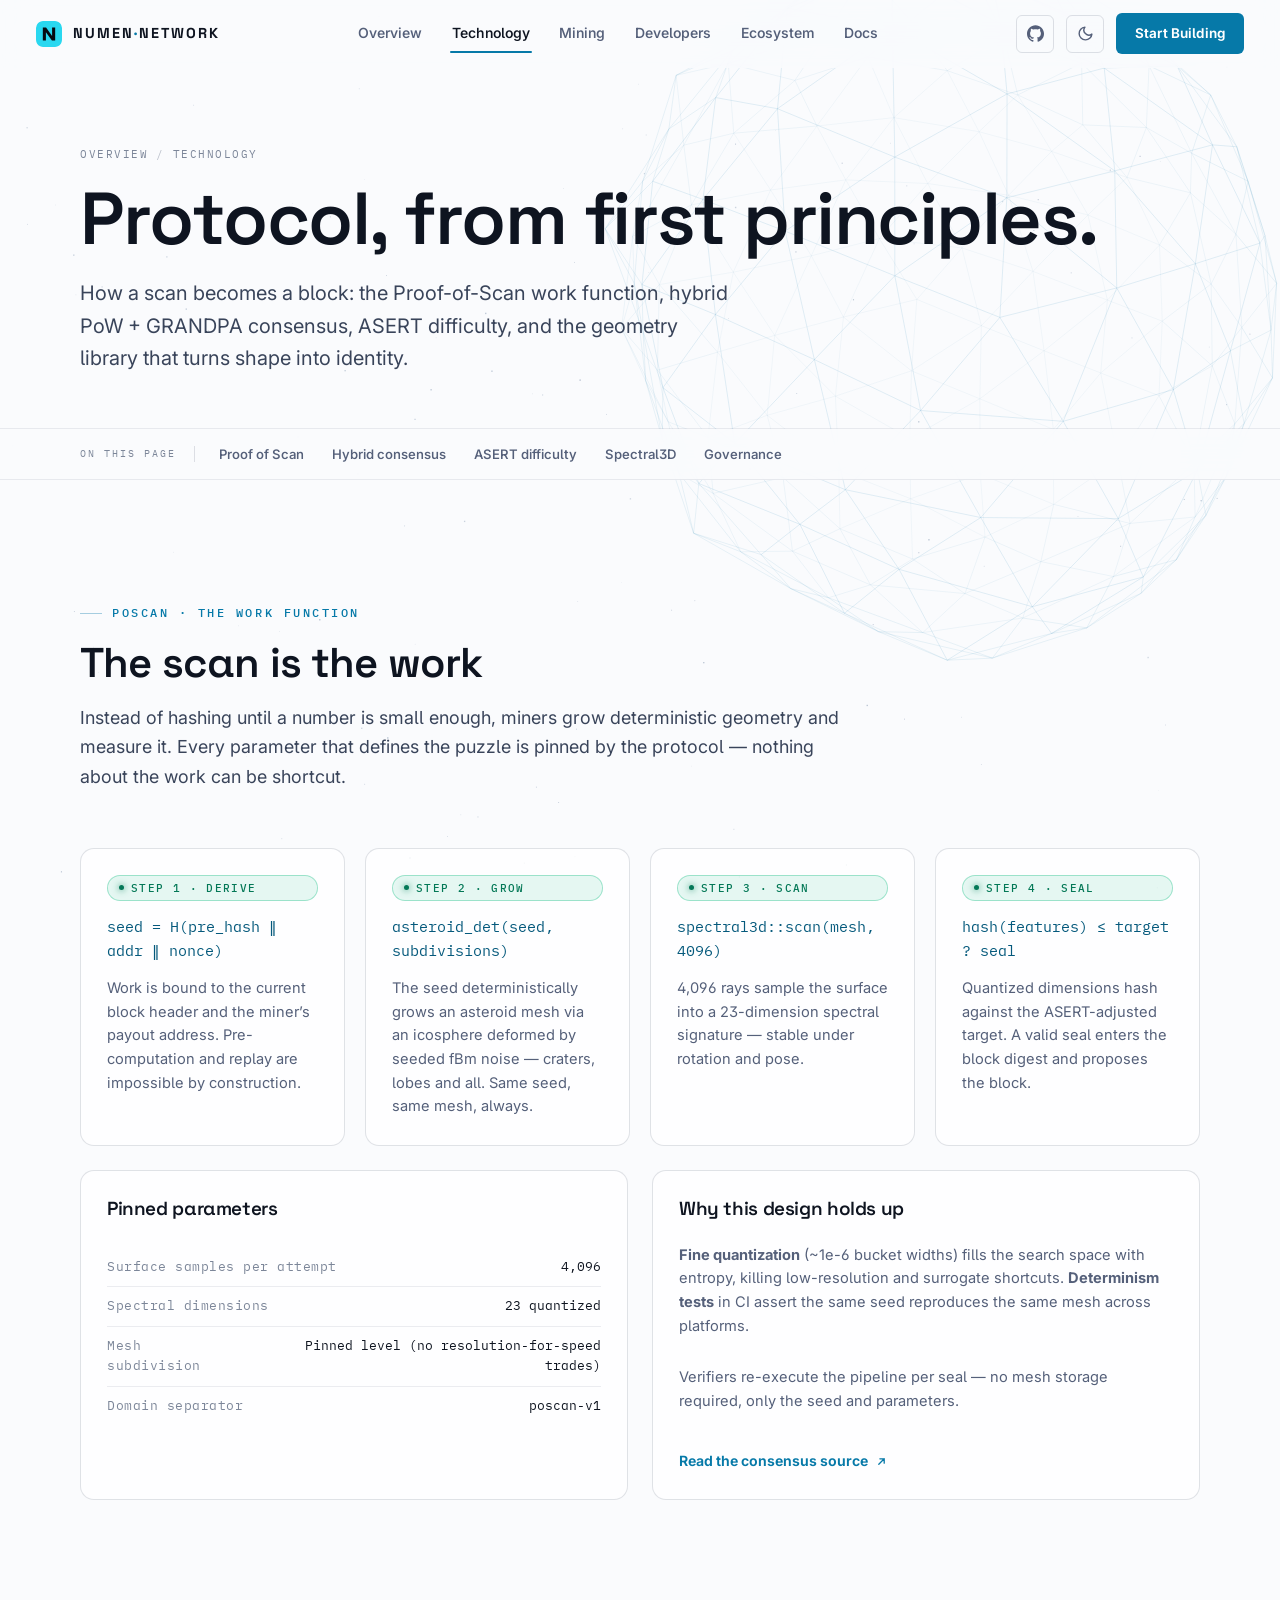
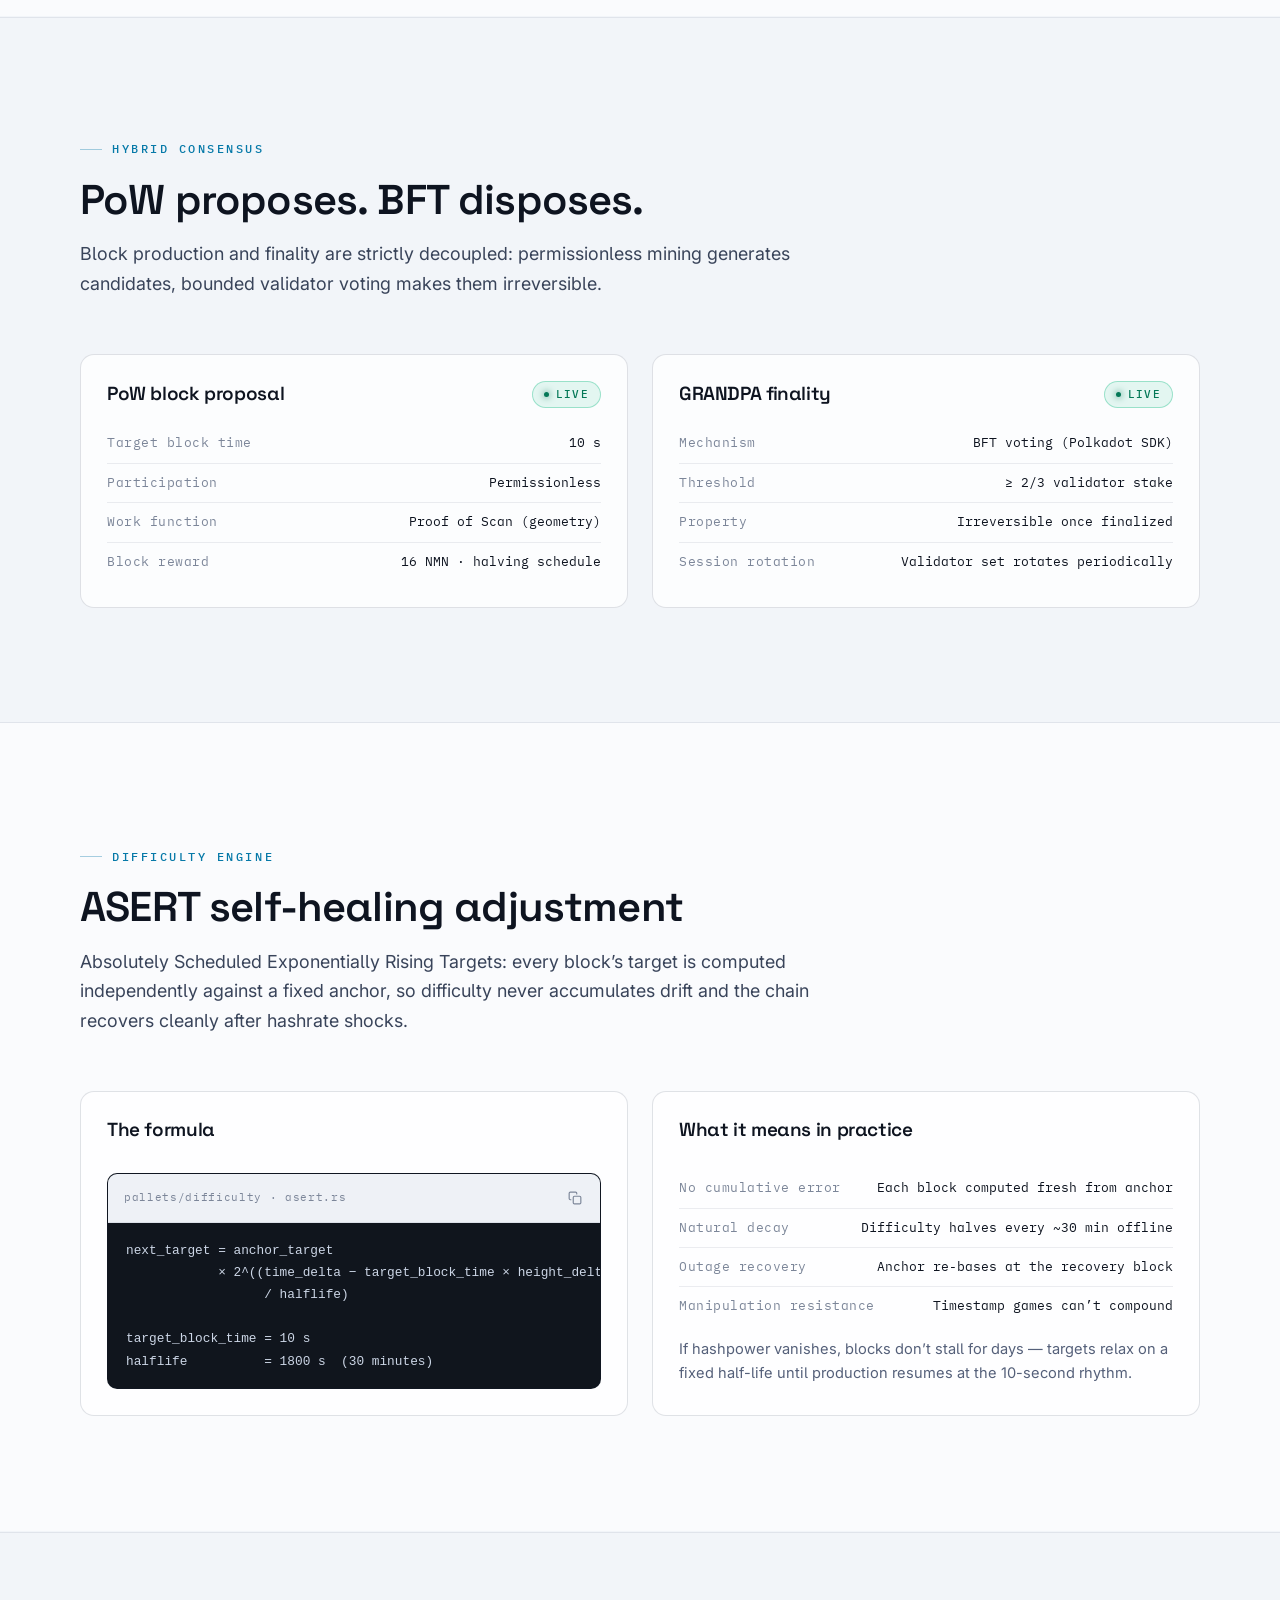
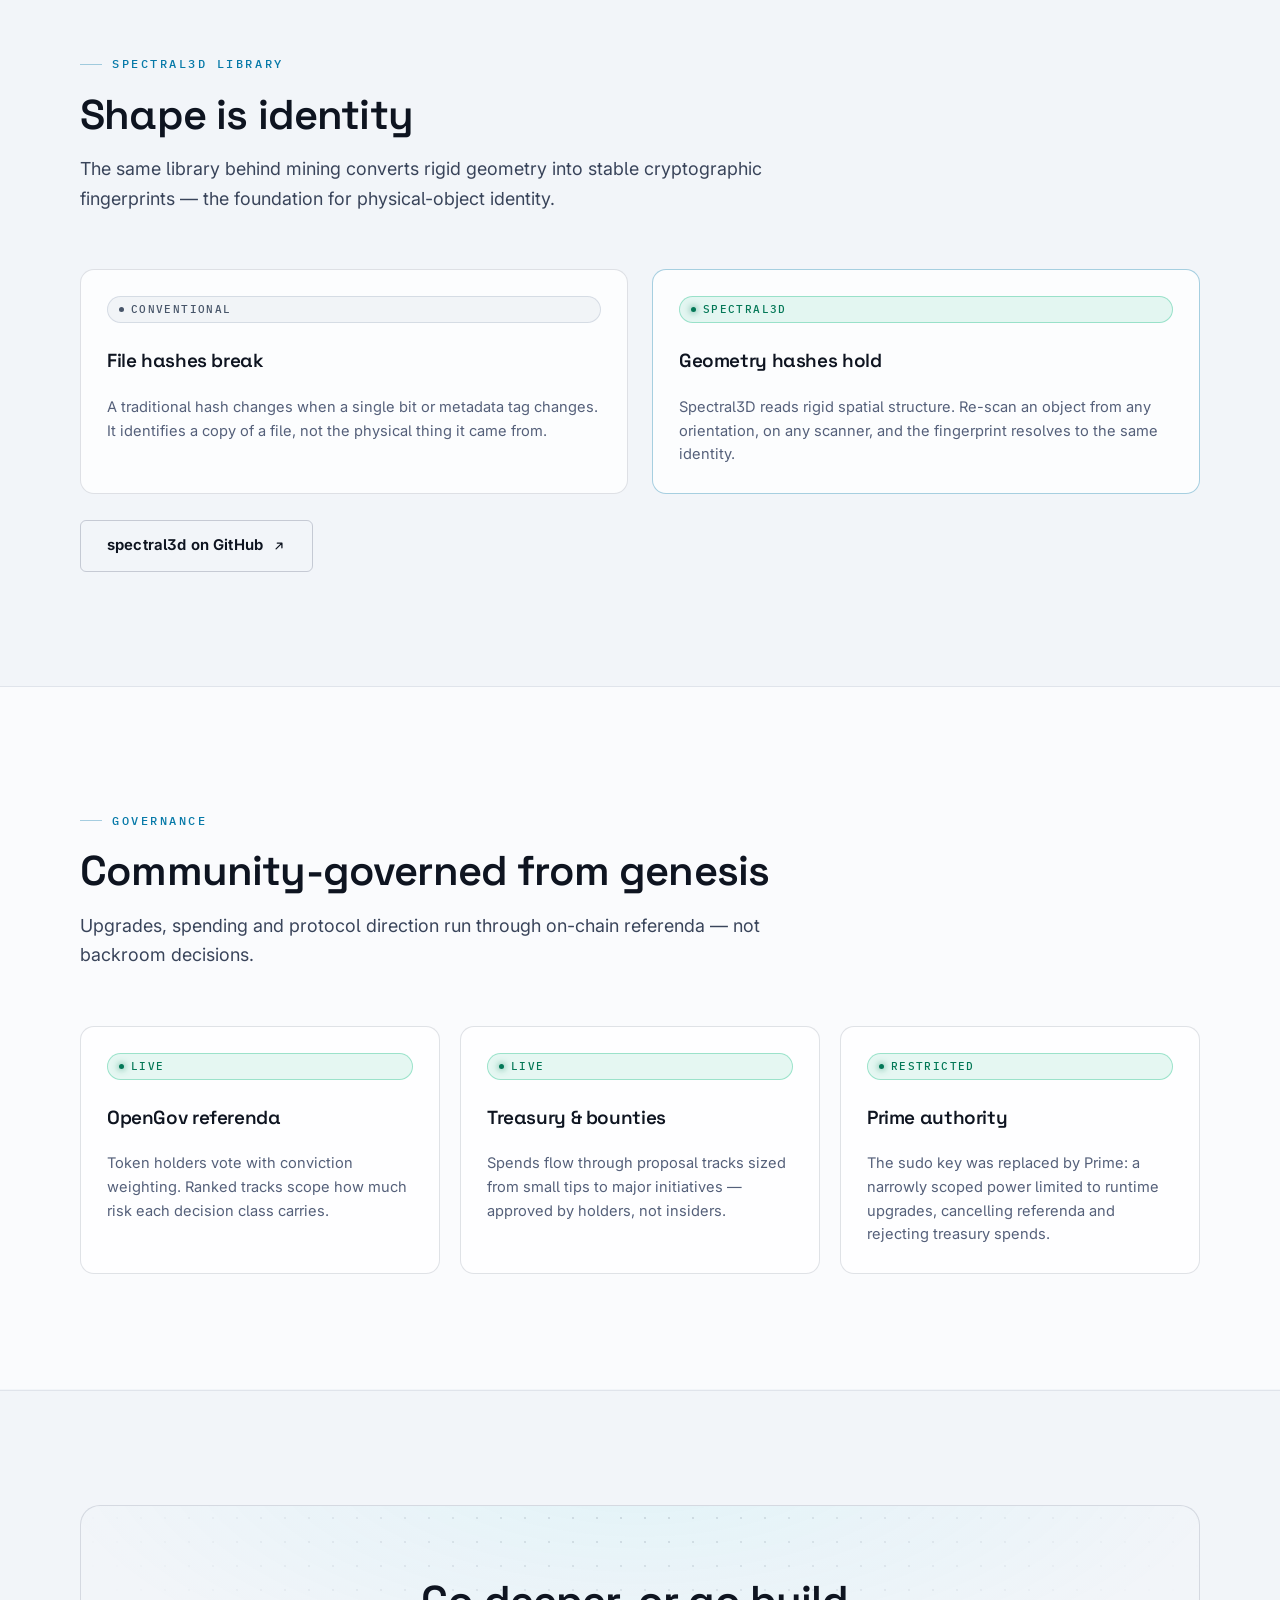
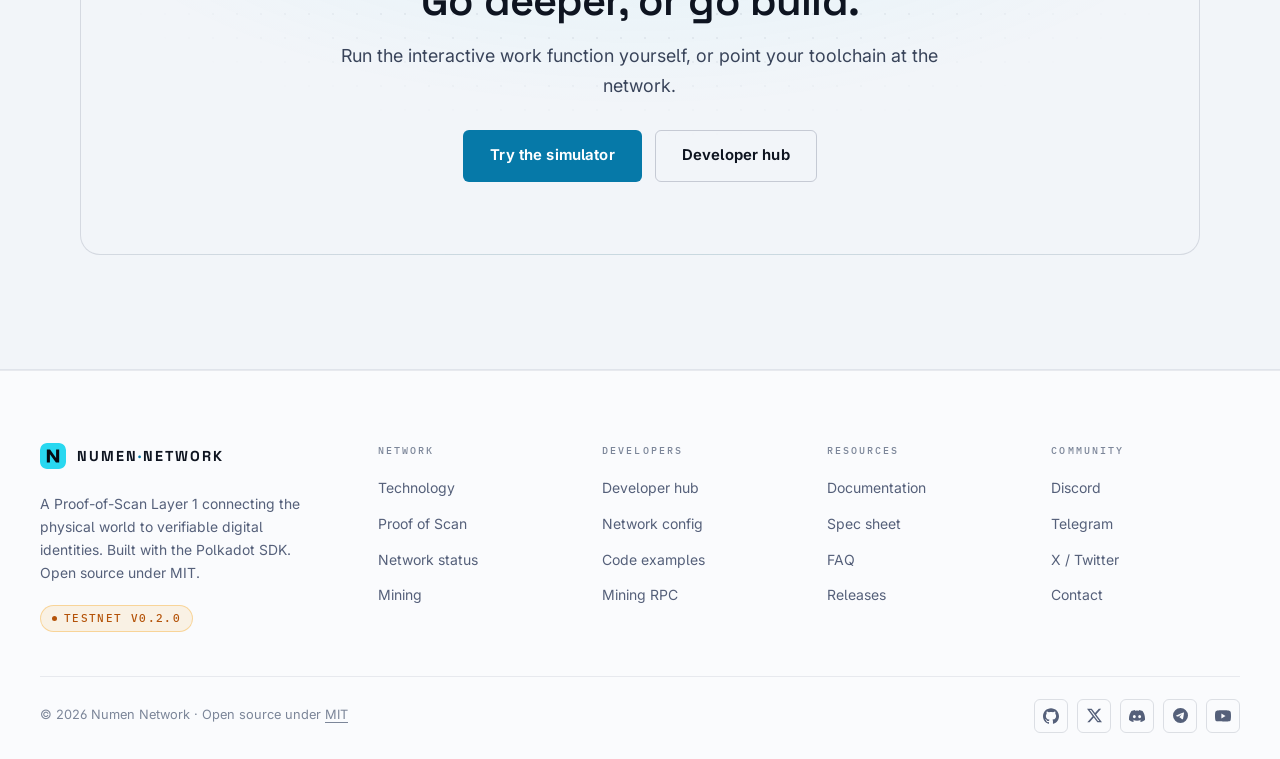
<file: network.html>
<!DOCTYPE html>
<html lang="en">
<head>
<meta charset="utf-8">
<meta name="viewport" content="width=device-width, initial-scale=1">
<title>Technology — Proof of Scan, Consensus &amp; Spectral3D · Numen Network</title>
<meta name="description" content="How Numen works: Proof-of-Scan computational mining (4,096 samples × 23 spectral dimensions), PoW proposals with GRANDPA BFT finality, ASERT difficulty adjustment, and rotation-invariant object identity.">
<link rel="canonical" href="https://numen-network.org/network.html">
<meta property="og:type" content="website">
<meta property="og:site_name" content="Numen Network">
<meta property="og:title" content="Technology — Proof of Scan, Consensus &amp; Spectral3D · Numen Network">
<meta property="og:description" content="The PoScan work function, hybrid PoW + GRANDPA consensus, ASERT difficulty, and Spectral3D identity.">
<meta property="og:url" content="https://numen-network.org/network.html">
<meta property="og:image" content="https://numen-network.org/og.png">
<meta name="twitter:card" content="summary_large_image">
<meta name="twitter:title" content="Technology · Numen Network">
<meta name="twitter:description" content="Proof-of-Scan work, hybrid consensus, ASERT difficulty and Spectral3D identity.">
<meta name="twitter:image" content="https://numen-network.org/og.png">
<meta name="theme-color" content="#06070b">
<meta name="theme-color" content="#fafbfd" media="(prefers-color-scheme: light)">
<link rel="icon" href="data:image/svg+xml,%3Csvg xmlns='http://www.w3.org/2000/svg' viewBox='0 0 16 16'%3E%3Crect width='16' height='16' rx='3.5' fill='%2329d8f0'/%3E%3Cpath d='M4.2 12V4h2l3.7 5.2V4h1.9v8H9.8L6.1 6.9V12z' fill='%23060b12'/%3E%3C/svg%3E">
<link rel="preconnect" href="https://fonts.googleapis.com">
<link rel="preconnect" href="https://fonts.gstatic.com" crossorigin>
<link href="https://fonts.googleapis.com/css2?family=Inter:wght@400;500;600;700&family=Space+Grotesk:wght@500;600;700&family=IBM+Plex+Mono:wght@400;500&display=swap" rel="stylesheet">
<link rel="stylesheet" href="style.css">
<script>(function(){try{var t=localStorage.getItem('numen-theme');if(!t&&window.matchMedia&&window.matchMedia('(prefers-color-scheme: light)').matches)t='light';if(t==='light')document.documentElement.dataset.theme='light';}catch(e){}})();</script>
<script src="asteroid.js" defer></script>
<script src="main.js" defer></script>
</head>
<body>

<a class="skip-link" href="#main">Skip to content</a>

<canvas id="sky" aria-hidden="true"></canvas>

<div class="page">

  <nav class="nav" aria-label="Main navigation">
    <a class="logo" href="index.html" aria-label="Numen Network home">
      <span class="logo-mark" aria-hidden="true"></span>
      <span class="logo-name">NUMEN<b>&middot;</b>NETWORK</span>
    </a>
    <div class="nav-links">
      <a class="nav-link" href="index.html">Overview</a>
      <a class="nav-link active" href="network.html" aria-current="page">Technology</a>
      <a class="nav-link" href="mining.html">Mining</a>
      <a class="nav-link" href="developers.html">Developers</a>
      <a class="nav-link" href="ecosystem.html">Ecosystem</a>
      <a class="nav-link" href="docs.html">Docs</a>
    </div>
    <div class="nav-right">
      <a class="icon-btn github-btn" href="https://github.com/numen-network/numen" target="_blank" rel="noopener" aria-label="Numen on GitHub">
        <svg width="17" height="17" viewBox="0 0 24 24" fill="currentColor" aria-hidden="true"><path d="M12 .297c-6.63 0-12 5.373-12 12 0 5.303 3.438 9.8 8.205 11.385.6.113.82-.258.82-.577 0-.285-.01-1.04-.015-2.04-3.338.724-4.042-1.61-4.042-1.61C4.422 18.07 3.633 17.7 3.633 17.7c-1.087-.744.084-.729.084-.729 1.205.084 1.838 1.236 1.838 1.236 1.07 1.835 2.809 1.305 3.495.998.108-.776.417-1.305.76-1.605-2.665-.3-5.466-1.332-5.466-5.93 0-1.31.465-2.38 1.235-3.22-.135-.303-.54-1.523.105-3.176 0 0 1.005-.322 3.3 1.23.96-.267 1.98-.399 3-.405 1.02.006 2.04.138 3 .405 2.28-1.552 3.285-1.23 3.285-1.23.645 1.653.24 2.873.12 3.176.765.84 1.23 1.91 1.23 3.22 0 4.61-2.805 5.625-5.475 5.92.42.36.81 1.096.81 2.22 0 1.606-.015 2.896-.015 3.286 0 .315.21.69.825.57C20.565 22.092 24 17.592 24 12.297c0-6.627-5.373-12-12-12"/></svg>
      </a>
      <button class="icon-btn theme-toggle" type="button" aria-label="Toggle color theme">
        <svg class="ic-sun" width="17" height="17" viewBox="0 0 24 24" fill="none" stroke="currentColor" stroke-width="2" stroke-linecap="round" aria-hidden="true"><circle cx="12" cy="12" r="4"/><path d="M12 2v3M12 19v3M2 12h3M19 12h3M4.6 4.6l2.1 2.1M17.3 17.3l2.1 2.1M19.4 4.6l-2.1 2.1M6.7 17.3l-2.1 2.1"/></svg>
        <svg class="ic-moon" width="17" height="17" viewBox="0 0 24 24" fill="none" stroke="currentColor" stroke-width="2" stroke-linecap="round" stroke-linejoin="round" aria-hidden="true"><path d="M21 12.8A9 9 0 1 1 11.2 3a7 7 0 0 0 9.8 9.8z"/></svg>
      </button>
      <a class="btn btn-primary btn-nav" href="developers.html">Start Building</a>
      <button class="icon-btn nav-burger" type="button" aria-expanded="false" aria-controls="mobile-menu" aria-label="Open menu">
        <span></span><span></span><span></span>
      </button>
    </div>
  </nav>

  <div id="mobile-menu" class="mobile-menu">
    <nav class="mm-links" aria-label="Mobile navigation">
      <a href="index.html">Overview<span class="mm-n">01</span></a>
      <a class="active" href="network.html">Technology<span class="mm-n">02</span></a>
      <a href="mining.html">Mining<span class="mm-n">03</span></a>
      <a href="developers.html">Developers<span class="mm-n">04</span></a>
      <a href="ecosystem.html">Ecosystem<span class="mm-n">05</span></a>
      <a href="docs.html">Docs<span class="mm-n">06</span></a>
    </nav>
    <div class="mm-foot">
      <a class="btn btn-primary" href="developers.html">Start Building</a>
    </div>
  </div>

  <main id="main">

    <header class="page-hero">
      <div class="wrap">
        <p class="crumb rv"><a href="index.html">Overview</a><span class="sep">/</span>Technology</p>
        <h1 class="rv" style="--rvd:60ms;">Protocol, from first principles.</h1>
        <p class="hero-sub rv" style="--rvd:140ms;">
          How a scan becomes a block: the Proof-of-Scan work function, hybrid
          PoW&nbsp;+&nbsp;GRANDPA consensus, ASERT difficulty, and the geometry library
          that turns shape into identity.
        </p>
      </div>
    </header>

    <nav class="subnav" aria-label="Page sections">
      <div class="subnav-inner">
        <span class="subnav-label">On this page</span>
        <a href="#poscan">Proof of Scan</a>
        <a href="#consensus">Hybrid consensus</a>
        <a href="#asert">ASERT difficulty</a>
        <a href="#spectral">Spectral3D</a>
        <a href="#governance">Governance</a>
      </div>
    </nav>

    <!-- ============================ PoScan detail ============================= -->
    <section id="poscan" class="section" aria-labelledby="poscan-title">
      <div class="wrap">
        <div class="section-head rv">
          <p class="eyebrow">PoScan &middot; The work function</p>
          <h2 id="poscan-title">The scan is the work</h2>
          <p class="lead">
            Instead of hashing until a number is small enough, miners grow deterministic
            geometry and measure it. Every parameter that defines the puzzle is pinned by
            the protocol &mdash; nothing about the work can be shortcut.
          </p>
        </div>

        <div class="grid g4">
          <article class="card rv">
            <span class="chip chip-live">Step 1 &middot; Derive</span>
            <p class="mono small acc" style="color:var(--accent-strong); margin:2px 0;">seed = H(pre_hash ‖ addr ‖ nonce)</p>
            <p>Work is bound to the current block header and the miner&rsquo;s payout address. Pre-computation and replay are impossible by construction.</p>
          </article>
          <article class="card rv" style="--rvd:80ms;">
            <span class="chip chip-live">Step 2 &middot; Grow</span>
            <p class="mono small" style="color:var(--accent-strong); margin:2px 0;">asteroid_det(seed, subdivisions)</p>
            <p>The seed deterministically grows an asteroid mesh via an icosphere deformed by seeded fBm noise &mdash; craters, lobes and all. Same seed, same mesh, always.</p>
          </article>
          <article class="card rv" style="--rvd:160ms;">
            <span class="chip chip-live">Step 3 &middot; Scan</span>
            <p class="mono small" style="color:var(--accent-strong); margin:2px 0;">spectral3d::scan(mesh, 4096)</p>
            <p>4,096 rays sample the surface into a 23-dimension spectral signature &mdash; stable under rotation and pose.</p>
          </article>
          <article class="card rv" style="--rvd:240ms;">
            <span class="chip chip-live">Step 4 &middot; Seal</span>
            <p class="mono small" style="color:var(--accent-strong); margin:2px 0;">hash(features) &le; target ? seal</p>
            <p>Quantized dimensions hash against the ASERT-adjusted target. A valid seal enters the block digest and proposes the block.</p>
          </article>
        </div>

        <div class="grid g2 rv" style="--rvd:120ms; margin-top:24px;">
          <div class="card flat">
            <h3>Pinned parameters</h3>
            <div class="kv-list">
              <div class="kv-row"><span class="k">Surface samples per attempt</span><span class="v">4,096</span></div>
              <div class="kv-row"><span class="k">Spectral dimensions</span><span class="v">23 quantized</span></div>
              <div class="kv-row"><span class="k">Mesh subdivision</span><span class="v">Pinned level (no resolution-for-speed trades)</span></div>
              <div class="kv-row"><span class="k">Domain separator</span><span class="v">poscan-v1</span></div>
            </div>
          </div>
          <div class="card flat">
            <h3>Why this design holds up</h3>
            <p><strong>Fine quantization</strong> (~1e-6 bucket widths) fills the search space with entropy, killing low-resolution and surrogate shortcuts. <strong>Determinism tests</strong> in CI assert the same seed reproduces the same mesh across platforms.</p>
            <p>Verifiers re-execute the pipeline per seal &mdash; no mesh storage required, only the seed and parameters.</p>
            <div class="card-foot"><a class="link-arrow" href="https://github.com/numen-network/numen/tree/master/consensus" target="_blank" rel="noopener">Read the consensus source
              <svg width="13" height="13" viewBox="0 0 24 24" fill="none" stroke="currentColor" stroke-width="2.4" stroke-linecap="round" stroke-linejoin="round" aria-hidden="true"><path d="M7 17L17 7M9 7h8v8"/></svg></a></div>
          </div>
        </div>
      </div>
    </section>

    <!-- ========================== Hybrid consensus ============================ -->
    <section id="consensus" class="section section-alt" aria-labelledby="cons-title">
      <div class="wrap">
        <div class="section-head rv">
          <p class="eyebrow">Hybrid consensus</p>
          <h2 id="cons-title">PoW proposes. BFT disposes.</h2>
          <p class="lead">
            Block production and finality are strictly decoupled: permissionless mining
            generates candidates, bounded validator voting makes them irreversible.
          </p>
        </div>
        <div class="grid g2">
          <div class="card rv">
            <div class="card-head">
              <h3 style="margin:0;">PoW block proposal</h3>
              <span class="chip chip-live">Live</span>
            </div>
            <div class="kv-list">
              <div class="kv-row"><span class="k">Target block time</span><span class="v">10 s</span></div>
              <div class="kv-row"><span class="k">Participation</span><span class="v">Permissionless</span></div>
              <div class="kv-row"><span class="k">Work function</span><span class="v">Proof of Scan (geometry)</span></div>
              <div class="kv-row"><span class="k">Block reward</span><span class="v">16 NMN &middot; halving schedule</span></div>
            </div>
          </div>
          <div class="card rv" style="--rvd:100ms;">
            <div class="card-head">
              <h3 style="margin:0;">GRANDPA finality</h3>
              <span class="chip chip-live">Live</span>
            </div>
            <div class="kv-list">
              <div class="kv-row"><span class="k">Mechanism</span><span class="v">BFT voting (Polkadot SDK)</span></div>
              <div class="kv-row"><span class="k">Threshold</span><span class="v">&ge; 2/3 validator stake</span></div>
              <div class="kv-row"><span class="k">Property</span><span class="v">Irreversible once finalized</span></div>
              <div class="kv-row"><span class="k">Session rotation</span><span class="v">Validator set rotates periodically</span></div>
            </div>
          </div>
        </div>
      </div>
    </section>

    <!-- ============================== ASERT =================================== -->
    <section id="asert" class="section" aria-labelledby="asert-title">
      <div class="wrap">
        <div class="section-head rv">
          <p class="eyebrow">Difficulty engine</p>
          <h2 id="asert-title">ASERT self-healing adjustment</h2>
          <p class="lead">
            Absolutely Scheduled Exponentially Rising Targets: every block&rsquo;s target is
            computed independently against a fixed anchor, so difficulty never accumulates
            drift and the chain recovers cleanly after hashrate shocks.
          </p>
        </div>
        <div class="grid g2">
          <div class="card flat rv">
            <h3>The formula</h3>
            <div class="code-box" data-copy style="margin-top:8px;">
              <div class="code-header"><span>pallets/difficulty &middot; asert.rs</span></div>
              <pre class="code-body"><code>next_target = anchor_target
            &times; 2^((time_delta &#8722; target_block_time &times; height_delta)
                  / halflife)

target_block_time = 10 s
halflife          = 1800 s  (30 minutes)</code></pre>
            </div>
          </div>
          <div class="card flat rv" style="--rvd:100ms;">
            <h3>What it means in practice</h3>
            <div class="kv-list">
              <div class="kv-row"><span class="k">No cumulative error</span><span class="v">Each block computed fresh from anchor</span></div>
              <div class="kv-row"><span class="k">Natural decay</span><span class="v">Difficulty halves every ~30 min offline</span></div>
              <div class="kv-row"><span class="k">Outage recovery</span><span class="v">Anchor re-bases at the recovery block</span></div>
              <div class="kv-row"><span class="k">Manipulation resistance</span><span class="v">Timestamp games can&rsquo;t compound</span></div>
            </div>
            <p class="small muted">If hashpower vanishes, blocks don&rsquo;t stall for days &mdash; targets relax on a fixed half-life until production resumes at the 10-second rhythm.</p>
          </div>
        </div>
      </div>
    </section>

    <!-- ============================ Spectral3D ================================ -->
    <section id="spectral" class="section section-alt" aria-labelledby="spec-title">
      <div class="wrap">
        <div class="section-head rv">
          <p class="eyebrow">Spectral3D library</p>
          <h2 id="spec-title">Shape is identity</h2>
          <p class="lead">
            The same library behind mining converts rigid geometry into stable cryptographic
            fingerprints &mdash; the foundation for physical-object identity.
          </p>
        </div>
        <div class="grid g2">
          <div class="card flat rv">
            <span class="chip chip-plan">Conventional</span>
            <h3 style="margin-top:14px;">File hashes break</h3>
            <p>A traditional hash changes when a single bit or metadata tag changes. It identifies a copy of a file, not the physical thing it came from.</p>
          </div>
          <div class="card accent flat rv" style="--rvd:100ms;">
            <span class="chip chip-live">Spectral3D</span>
            <h3 style="margin-top:14px;">Geometry hashes hold</h3>
            <p>Spectral3D reads rigid spatial structure. Re-scan an object from any orientation, on any scanner, and the fingerprint resolves to the same identity.</p>
          </div>
        </div>
        <div class="cta-row rv" style="--rvd:160ms; margin-top:26px;">
          <a class="btn btn-secondary" href="https://github.com/numen-network/spectral3d" target="_blank" rel="noopener">spectral3d on GitHub
            <svg width="14" height="14" viewBox="0 0 24 24" fill="none" stroke="currentColor" stroke-width="2.2" stroke-linecap="round" stroke-linejoin="round" aria-hidden="true"><path d="M7 17L17 7M9 7h8v8"/></svg>
          </a>
        </div>
      </div>
    </section>

    <!-- ============================ Governance ================================ -->
    <section id="governance" class="section" aria-labelledby="gov-title">
      <div class="wrap">
        <div class="section-head rv">
          <p class="eyebrow">Governance</p>
          <h2 id="gov-title">Community-governed from genesis</h2>
          <p class="lead">
            Upgrades, spending and protocol direction run through on-chain referenda &mdash;
            not backroom decisions.
          </p>
        </div>
        <div class="grid g3">
          <div class="card flat rv">
            <span class="chip chip-live">Live</span>
            <h3 style="margin-top:14px;">OpenGov referenda</h3>
            <p>Token holders vote with conviction weighting. Ranked tracks scope how much risk each decision class carries.</p>
          </div>
          <div class="card flat rv" style="--rvd:80ms;">
            <span class="chip chip-live">Live</span>
            <h3 style="margin-top:14px;">Treasury &amp; bounties</h3>
            <p>Spends flow through proposal tracks sized from small tips to major initiatives &mdash; approved by holders, not insiders.</p>
          </div>
          <div class="card flat rv" style="--rvd:160ms;">
            <span class="chip chip-live">Restricted</span>
            <h3 style="margin-top:14px;">Prime authority</h3>
            <p>The sudo key was replaced by Prime: a narrowly scoped power limited to runtime upgrades, cancelling referenda and rejecting treasury spends.</p>
          </div>
        </div>
      </div>
    </section>

    <!-- Final CTA -->
    <section class="section section-alt" aria-labelledby="tech-cta">
      <div class="wrap">
        <div class="cta-band rv">
          <h2 id="tech-cta">Go deeper, or go build.</h2>
          <p class="lead">Run the interactive work function yourself, or point your toolchain at the network.</p>
          <div class="cta-row">
            <a class="btn btn-primary" href="index.html#simulate">Try the simulator</a>
            <a class="btn btn-secondary" href="developers.html">Developer hub</a>
          </div>
        </div>
      </div>
    </section>

  </main>

  <footer class="footer">
    <div class="wrap wrap-wide">
      <div class="footer-grid">
        <div class="footer-brand">
          <a class="logo" href="index.html" aria-label="Numen Network home">
            <span class="logo-mark" aria-hidden="true"></span>
            <span class="logo-name">NUMEN<b>&middot;</b>NETWORK</span>
          </a>
          <p>A Proof-of-Scan Layer 1 connecting the physical world to verifiable digital identities. Built with the Polkadot SDK. Open source under MIT.</p>
          <span class="chip chip-testnet">Testnet v0.2.0</span>
        </div>
        <nav class="footer-col" aria-label="Network links">
          <h4>Network</h4>
          <ul>
            <li><a href="network.html">Technology</a></li>
            <li><a href="network.html#poscan">Proof of Scan</a></li>
            <li><a href="index.html#network">Network status</a></li>
            <li><a href="mining.html">Mining</a></li>
          </ul>
        </nav>
        <nav class="footer-col" aria-label="Developers links">
          <h4>Developers</h4>
          <ul>
            <li><a href="developers.html">Developer hub</a></li>
            <li><a href="developers.html#config">Network config</a></li>
            <li><a href="developers.html#snippets">Code examples</a></li>
            <li><a href="developers.html#rpc">Mining RPC</a></li>
          </ul>
        </nav>
        <nav class="footer-col" aria-label="Resources links">
          <h4>Resources</h4>
          <ul>
            <li><a href="docs.html">Documentation</a></li>
            <li><a href="docs.html#specs">Spec sheet</a></li>
            <li><a href="docs.html#faq">FAQ</a></li>
            <li><a href="https://github.com/numen-network/numen/releases" target="_blank" rel="noopener">Releases</a></li>
          </ul>
        </nav>
        <nav class="footer-col" aria-label="Community links">
          <h4>Community</h4>
          <ul>
            <li><a href="https://discord.gg/WKmyTfmaa" target="_blank" rel="noopener">Discord</a></li>
            <li><a href="https://t.me/numen_network" target="_blank" rel="noopener">Telegram</a></li>
            <li><a href="https://x.com/numen_network" target="_blank" rel="noopener">X / Twitter</a></li>
            <li><a href="mailto:contact@numen-network.org">Contact</a></li>
          </ul>
        </nav>
      </div>
      <div class="footer-bottom">
        <span class="foot-copy">&copy; <span data-year>2026</span> Numen Network &middot; Open source under <a href="https://github.com/numen-network/numen/blob/master/LICENSE" target="_blank" rel="noopener">MIT</a></span>
        <div class="foot-socials">
          <a class="foot-icon" href="https://github.com/numen-network/numen" target="_blank" rel="noopener" aria-label="GitHub"><svg width="16" height="16" viewBox="0 0 24 24" fill="currentColor" aria-hidden="true"><path d="M12 .297c-6.63 0-12 5.373-12 12 0 5.303 3.438 9.8 8.205 11.385.6.113.82-.258.82-.577 0-.285-.01-1.04-.015-2.04-3.338.724-4.042-1.61-4.042-1.61C4.422 18.07 3.633 17.7 3.633 17.7c-1.087-.744.084-.729.084-.729 1.205.084 1.838 1.236 1.838 1.236 1.07 1.835 2.809 1.305 3.495.998.108-.776.417-1.305.76-1.605-2.665-.3-5.466-1.332-5.466-5.93 0-1.31.465-2.38 1.235-3.22-.135-.303-.54-1.523.105-3.176 0 0 1.005-.322 3.3 1.23.96-.267 1.98-.399 3-.405 1.02.006 2.04.138 3 .405 2.28-1.552 3.285-1.23 3.285-1.23.645 1.653.24 2.873.12 3.176.765.84 1.23 1.91 1.23 3.22 0 4.61-2.805 5.625-5.475 5.92.42.36.81 1.096.81 2.22 0 1.606-.015 2.896-.015 3.286 0 .315.21.69.825.57C20.565 22.092 24 17.592 24 12.297c0-6.627-5.373-12-12-12"/></svg></a>
          <a class="foot-icon" href="https://x.com/numen_network" target="_blank" rel="noopener" aria-label="X"><svg width="15" height="15" viewBox="0 0 24 24" fill="currentColor" aria-hidden="true"><path d="M18.901 1.153h3.68l-8.04 9.19L24 22.846h-7.406l-5.8-7.584-6.638 7.584H.474l8.6-9.83L0 1.154h7.594l5.243 6.932ZM17.61 20.644h2.039L6.486 3.24H4.298Z"/></svg></a>
          <a class="foot-icon" href="https://discord.gg/WKmyTfmaa" target="_blank" rel="noopener" aria-label="Discord"><svg width="16" height="16" viewBox="0 0 24 24" fill="currentColor" aria-hidden="true"><path d="M20.317 4.37a19.791 19.791 0 0 0-4.885-1.515.074.074 0 0 0-.079.037c-.21.375-.444.865-.608 1.25a18.27 18.27 0 0 0-5.487 0 12.64 12.64 0 0 0-.617-1.25.077.077 0 0 0-.079-.037A19.736 19.736 0 0 0 3.677 4.37a.07.07 0 0 0-.032.027C.533 9.046-.32 13.58.099 18.058a.082.082 0 0 0 .031.056 19.9 19.9 0 0 0 5.993 3.03.078.078 0 0 0 .084-.028 14.09 14.09 0 0 0 1.226-1.994.076.076 0 0 0-.041-.106 13.107 13.107 0 0 1-1.872-.892.077.077 0 0 1-.008-.128 10.2 10.2 0 0 0 .372-.292.074.074 0 0 1 .077-.01c3.928 1.793 8.18 1.793 12.062 0a.074.074 0 0 1 .078.01c.12.098.246.198.373.292a.077.077 0 0 1-.006.127 12.299 12.299 0 0 1-1.873.892.077.077 0 0 0-.041.107c.36.698.772 1.362 1.225 1.993a.076.076 0 0 0 .084.028 19.839 19.839 0 0 0 6.002-3.03.077.077 0 0 0 .032-.054c.5-5.177-.838-9.674-3.549-13.66a.061.061 0 0 0-.031-.03zM8.02 15.33c-1.182 0-2.157-1.085-2.157-2.419 0-1.333.955-2.419 2.157-2.419 1.21 0 2.176 1.096 2.157 2.42 0 1.333-.956 2.418-2.157 2.418zm7.975 0c-1.183 0-2.157-1.085-2.157-2.419 0-1.333.955-2.419 2.157-2.419 1.21 0 2.176 1.096 2.157 2.42 0 1.333-.946 2.418-2.157 2.418z"/></svg></a>
          <a class="foot-icon" href="https://t.me/numen_network" target="_blank" rel="noopener" aria-label="Telegram"><svg width="15" height="15" viewBox="0 0 24 24" fill="currentColor" aria-hidden="true"><path d="M11.944 0A12 12 0 0 0 0 12a12 12 0 0 0 12 12 12 12 0 0 0 12-12A12 12 0 0 0 12 0a12 12 0 0 0-.056 0zm4.962 7.224c.1-.002.321.023.465.14a.506.506 0 0 1 .171.325c.016.093.036.306.02.472-.18 1.898-.962 6.502-1.36 8.627-.168.9-.499 1.201-.82 1.23-.696.065-1.225-.46-1.9-.902-1.056-.693-1.653-1.124-2.678-1.8-1.185-.78-.417-1.21.258-1.91.177-.184 3.247-2.977 3.307-3.23.007-.032.014-.15-.056-.212s-.174-.041-.249-.024c-.106.024-1.793 1.14-5.061 3.345-.48.33-.913.49-1.302.48-.428-.008-1.252-.241-1.865-.44-.752-.245-1.349-.374-1.297-.789.027-.216.325-.437.893-.663 3.498-1.524 5.83-2.529 6.998-3.014 3.332-1.386 4.025-1.627 4.476-1.635z"/></svg></a>
          <a class="foot-icon" href="https://www.youtube.com/@numen_network" target="_blank" rel="noopener" aria-label="YouTube"><svg width="16" height="16" viewBox="0 0 24 24" fill="currentColor" aria-hidden="true"><path d="M23.498 6.186a3.016 3.016 0 0 0-2.122-2.136C19.505 3.545 12 3.545 12 3.545s-7.505 0-9.377.505A3.017 3.017 0 0 0 .502 6.186C0 8.07 0 12 0 12s0 3.93.502 5.814a3.016 3.016 0 0 0 2.122 2.136c1.871.505 9.376.505 9.376.505s7.505 0 9.377-.505a3.015 3.015 0 0 0 2.122-2.136C24 15.93 24 12 24 12s0-3.93-.502-5.814zM9.545 15.568V8.432L15.818 12l-6.273 3.568z"/></svg></a>
        </div>
      </div>
    </div>
  </footer>

</div>

</body>
</html>
</file>
<file: style.css>
/* ==========================================================================
   Numen Network — Design System v2
   Instrument-grade visual language: dark cinematic base, hairline structure,
   restrained cyan accent, monospaced data labels.
   ========================================================================== */

/* --------------------------------------------------------------------------
   1. Design tokens
   -------------------------------------------------------------------------- */
:root {
  color-scheme: dark;

  /* Surfaces */
  --bg0: #06070b;
  --bg1: #0a0c11;
  --bg2: #0f1219;
  --bg3: #141824;
  --bg-card: rgba(16, 19, 27, 0.72);

  /* Ink */
  --ink1: #eef2f7;
  --ink2: #a9b4c5;
  --ink3: #6f7a8d;
  --ink4: #49536480;
  --lead: #b9c4d6;
  --body-c: #8b96a8;
  --dim: #5f6a7d;

  /* Lines */
  --line1: rgba(148, 163, 190, 0.08);
  --line2: rgba(148, 163, 190, 0.14);
  --line3: rgba(148, 163, 190, 0.22);
  --line4: rgba(148, 163, 190, 0.32);

  /* Brand */
  --accent: #29d8f0;
  --accent-strong: #67e8f9;
  --accent-soft: rgba(41, 216, 240, 0.12);
  --accent-line: rgba(41, 216, 240, 0.38);
  --glow: rgba(41, 216, 240, 0.14);
  --on-accent: #04121a;

  /* Status */
  --st-live-bg: rgba(16, 185, 129, 0.1);
  --st-live-bd: rgba(16, 185, 129, 0.35);
  --st-live-tx: #34d399;
  --st-avail-bg: rgba(41, 216, 240, 0.1);
  --st-avail-bd: rgba(41, 216, 240, 0.32);
  --st-avail-tx: #2dd4bf;
  --st-testnet-bg: rgba(245, 158, 11, 0.1);
  --st-testnet-bd: rgba(245, 158, 11, 0.35);
  --st-testnet-tx: #fbbf24;
  --st-dev-bg: rgba(129, 140, 248, 0.1);
  --st-dev-bd: rgba(129, 140, 248, 0.35);
  --st-dev-tx: #a5b4fc;
  --st-plan-bg: rgba(148, 163, 184, 0.1);
  --st-plan-bd: rgba(148, 163, 184, 0.3);
  --st-plan-tx: #94a3b8;

  /* Type */
  --sans: "Inter", system-ui, -apple-system, "Segoe UI", sans-serif;
  --display: "Space Grotesk", var(--sans);
  --mono: "IBM Plex Mono", ui-monospace, "SF Mono", Menlo, monospace;

  /* Shape */
  --r-sm: 6px;
  --r-md: 10px;
  --r-lg: 14px;
  --r-xl: 20px;

  /* Elevation */
  --shadow-1: 0 1px 2px rgba(0, 0, 0, 0.4);
  --shadow-2: 0 8px 30px rgba(0, 0, 0, 0.42);
  --shadow-glow: 0 0 24px var(--glow);

  /* Layout */
  --wrap: 1200px;
  --nav-h: 68px;

  /* Motion */
  --ease: cubic-bezier(0.22, 0.61, 0.36, 1);
}

html[data-theme="light"] {
  color-scheme: light;
  --bg0: #fafbfd;
  --bg1: #f2f5f9;
  --bg2: #eef1f6;
  --bg3: #e5eaf2;
  --bg-card: rgba(255, 255, 255, 0.78);
  --ink1: #0e1420;
  --ink2: #3c4759;
  --lead: #39445a;
  --body-c: #55607a;
  --dim: #7c8699;
  --line1: rgba(20, 34, 64, 0.08);
  --line2: rgba(20, 34, 64, 0.13);
  --line3: rgba(20, 34, 64, 0.2);
  --line4: rgba(20, 34, 64, 0.3);
  --accent: #0679a8;
  --accent-strong: #05597c;
  --accent-soft: rgba(6, 121, 168, 0.09);
  --accent-line: rgba(6, 121, 168, 0.35);
  --glow: rgba(6, 121, 168, 0.1);
  --on-accent: #ffffff;
  --st-live-tx: #047857;
  --st-avail-tx: #0e7490;
  --st-testnet-tx: #b45309;
  --st-dev-tx: #4338ca;
  --st-plan-tx: #475569;
}

/* --------------------------------------------------------------------------
   2. Base
   -------------------------------------------------------------------------- */
*, *::before, *::after { box-sizing: border-box; }

html {
  scroll-behavior: smooth;
  -webkit-text-size-adjust: 100%;
}

body {
  margin: 0;
  background: var(--bg0);
  color: var(--ink1);
  font-family: var(--sans);
  font-size: 16px;
  line-height: 1.6;
  overflow-x: hidden;
  -webkit-font-smoothing: antialiased;
  -moz-osx-font-smoothing: grayscale;
  font-feature-settings: "ss01" on, "cv05" on;
}

img, svg, canvas { display: block; max-width: 100%; }

a { color: inherit; text-decoration: none; }

button { font-family: inherit; }

::selection { background: rgba(41, 216, 240, 0.25); }

:focus-visible {
  outline: 2px solid var(--accent);
  outline-offset: 3px;
  border-radius: 4px;
}

[id] { scroll-margin-top: calc(var(--nav-h) + 76px); }

.sr-only {
  position: absolute !important;
  width: 1px; height: 1px;
  padding: 0; margin: -1px;
  overflow: hidden;
  clip: rect(0 0 0 0);
  white-space: nowrap; border: 0;
}

.skip-link {
  position: fixed;
  top: -64px; left: 16px;
  z-index: 300;
  padding: 10px 18px;
  background: var(--accent);
  color: var(--on-accent);
  border-radius: 0 0 var(--r-sm) var(--r-sm);
  font-weight: 700;
  font-size: 14px;
  transition: top 0.15s var(--ease);
}
.skip-link:focus { top: 0; }

/* Background canvas */
#sky {
  position: fixed;
  inset: 0;
  width: 100%; height: 100%;
  z-index: 0;
  pointer-events: none;
}
.page { position: relative; z-index: 1; }

/* --------------------------------------------------------------------------
   3. Layout primitives
   -------------------------------------------------------------------------- */
.wrap {
  max-width: var(--wrap);
  margin: 0 auto;
  padding: 0 clamp(20px, 4vw, 40px);
}

.wrap-wide { max-width: 1320px; }

.section { position: relative; padding: clamp(72px, 9vw, 118px) 0; }
.section + .section { border-top: 1px solid transparent; }
.section-alt { background: linear-gradient(var(--bg1), var(--bg1)); }
.section-alt { box-shadow: inset 0 1px 0 var(--line1), inset 0 -1px 0 var(--line1); }

.section-head { max-width: 760px; margin-bottom: clamp(36px, 5vw, 56px); }
.section-head.center { margin-left: auto; margin-right: auto; text-align: center; }

.grid { display: grid; gap: 20px; }
.g2 { grid-template-columns: repeat(auto-fit, minmax(min(420px, 100%), 1fr)); gap: 24px; }
.g3 { grid-template-columns: repeat(auto-fit, minmax(min(300px, 100%), 1fr)); }
.g4 { grid-template-columns: repeat(auto-fit, minmax(min(250px, 100%), 1fr)); }

/* --------------------------------------------------------------------------
   4. Typography
   -------------------------------------------------------------------------- */
h1, h2, h3, h4 {
  font-family: var(--display);
  color: var(--ink1);
  letter-spacing: -0.02em;
  text-wrap: balance;
}

h1 {
  font-size: clamp(2.55rem, 6vw, 4.6rem);
  line-height: 1.03;
  font-weight: 600;
  margin: 0 0 20px;
}

h2 {
  font-size: clamp(1.75rem, 3.4vw, 2.6rem);
  line-height: 1.12;
  font-weight: 600;
  margin: 0 0 16px;
}

h3 { font-size: 1.185rem; line-height: 1.3; font-weight: 600; margin: 0 0 10px; }
h4 { font-size: 1rem; font-weight: 600; margin: 0 0 8px; }

p { margin: 0 0 16px; }
p:last-child { margin-bottom: 0; }

.lead {
  font-size: clamp(1.02rem, 1.4vw, 1.17rem);
  line-height: 1.65;
  color: var(--lead);
  max-width: 44em;
  margin: 0 0 8px;
}

.muted { color: var(--body-c); }
.small { font-size: 0.885rem; }

.eyebrow {
  display: inline-flex;
  align-items: center;
  gap: 10px;
  font-family: var(--mono);
  font-size: 0.72rem;
  font-weight: 500;
  letter-spacing: 0.22em;
  text-transform: uppercase;
  color: var(--accent);
  margin: 0 0 18px;
}
.eyebrow::before {
  content: "";
  width: 22px; height: 1px;
  background: var(--accent-line);
}
.center .eyebrow::after {
  content: "";
  width: 22px; height: 1px;
  background: var(--accent-line);
}

.mono { font-family: var(--mono); }

code:not(pre code) {
  font-family: var(--mono);
  font-size: 0.86em;
  background: var(--bg3);
  border: 1px solid var(--line1);
  border-radius: 4px;
  padding: 1px 6px;
  color: var(--accent-strong);
}

/* --------------------------------------------------------------------------
   5. Navigation
   -------------------------------------------------------------------------- */
.nav {
  position: fixed;
  top: 0; left: 0; right: 0;
  z-index: 200;
  height: var(--nav-h);
  display: flex;
  align-items: center;
  justify-content: space-between;
  gap: 20px;
  padding: 0 clamp(18px, 3vw, 36px);
  background: color-mix(in srgb, var(--bg0) 82%, transparent);
  -webkit-backdrop-filter: blur(14px);
  backdrop-filter: blur(14px);
  border-bottom: 1px solid transparent;
  transition: background 0.25s var(--ease), border-color 0.25s var(--ease);
}
.nav.scrolled {
  background: color-mix(in srgb, var(--bg0) 92%, transparent);
  border-bottom-color: var(--line1);
}
html[data-theme="light"] .nav {
  background: color-mix(in srgb, var(--bg0) 84%, transparent);
}

.logo {
  display: inline-flex;
  align-items: center;
  gap: 11px;
  flex-shrink: 0;
}
.logo-mark {
  width: 26px; height: 26px;
  border-radius: 7px;
  background:
    url("data:image/svg+xml,%3Csvg xmlns='http://www.w3.org/2000/svg' viewBox='0 0 16 16'%3E%3Crect width='16' height='16' rx='3.5' fill='%2329d8f0'/%3E%3Cpath d='M4.2 12V4h2l3.7 5.2V4h1.9v8H9.8L6.1 6.9V12z' fill='%23060b12'/%3E%3C/svg%3E") center / contain no-repeat;
}
.logo-name {
  font-family: var(--display);
  font-weight: 700;
  font-size: 0.9rem;
  letter-spacing: 0.14em;
}
.logo-name b { color: var(--accent); font-weight: 700; }

.nav-links {
  display: flex;
  align-items: center;
  gap: clamp(14px, 2vw, 28px);
}
.nav-link {
  position: relative;
  font-size: 0.875rem;
  font-weight: 550;
  color: var(--body-c);
  padding: 6px 2px;
  transition: color 0.15s;
}
.nav-link:hover { color: var(--ink1); }
.nav-link.active { color: var(--ink1); }
.nav-link.active::after {
  content: "";
  position: absolute;
  left: 0; right: 0; bottom: -2px;
  height: 2px;
  border-radius: 2px;
  background: var(--accent);
}

.nav-right { display: flex; align-items: center; gap: 12px; }

.icon-btn {
  display: grid;
  place-items: center;
  width: 38px; height: 38px;
  padding: 0;
  border: 1px solid var(--line2);
  border-radius: var(--r-sm);
  background: transparent;
  color: var(--body-c);
  cursor: pointer;
  transition: color 0.15s, border-color 0.15s, background 0.15s;
}
.icon-btn:hover { color: var(--ink1); border-color: var(--line3); background: var(--bg2); }

.theme-toggle .ic-moon, html[data-theme="light"] .theme-toggle .ic-sun { display: none; }
html[data-theme="light"] .theme-toggle .ic-moon { display: block; }

/* Full-screen mobile drawer */
.nav-burger {
  display: none;
}
.nav-burger span {
  display: block;
  grid-row: 2;
  width: 18px;
  height: 2px;
  border-radius: 2px;
  background: var(--ink1);
  transition: transform 0.2s var(--ease), opacity 0.15s;
}
.nav-burger span:nth-child(1) { grid-column: 1; justify-self: start; }
.nav-burger span:nth-child(2) { grid-column: 1; justify-self: center; }
.nav-burger span:nth-child(3) { grid-column: 1; justify-self: end; width: 12px; }
.nav-burger[aria-expanded="true"] span:nth-child(1) {
  transform: translateY(7px) rotate(45deg);
  justify-self: center;
  width: 18px;
}
.nav-burger[aria-expanded="true"] span:nth-child(2) { opacity: 0; }
.nav-burger[aria-expanded="true"] span:nth-child(3) {
  transform: translateY(-7px) rotate(-45deg);
  justify-self: center;
  width: 18px;
}
.mobile-menu {
  position: fixed;
  inset: 0;
  z-index: 190;
  display: flex;
  flex-direction: column;
  padding: calc(var(--nav-h) + 26px) clamp(22px, 6vw, 48px) 34px;
  background: color-mix(in srgb, var(--bg0) 96%, transparent);
  -webkit-backdrop-filter: blur(18px);
  backdrop-filter: blur(18px);
  opacity: 0;
  visibility: hidden;
  transition: opacity 0.22s var(--ease), visibility 0s linear 0.25s;
  overflow-y: auto;
}
.mobile-menu.open {
  opacity: 1;
  visibility: visible;
  transition-delay: 0s;
}
.mm-links { display: flex; flex-direction: column; }
.mm-links a {
  display: flex;
  align-items: center;
  justify-content: space-between;
  padding: 17px 4px;
  font-family: var(--display);
  font-size: 1.45rem;
  font-weight: 600;
  color: var(--ink2);
  border-bottom: 1px solid var(--line1);
  transition: color 0.15s, transform 0.2s var(--ease);
}
.mm-links a:hover, .mm-links a.active { color: var(--ink1); }
.mm-links a.active { box-shadow: inset 3px 0 0 var(--accent); padding-left: 16px; }
.mm-links a .mm-n {
  font-family: var(--mono);
  font-size: 0.68rem;
  color: var(--dim);
  letter-spacing: 0.14em;
}
.mm-foot { margin-top: auto; padding-top: 30px; display: flex; flex-direction: column; gap: 18px; }
.mm-social { display: flex; gap: 10px; }
body.menu-open { overflow: hidden; }

@supports not (background: color-mix(in srgb, red 50%, blue)) {
  .nav { background: rgba(6, 7, 11, 0.9); }
  .mobile-menu { background: rgba(6, 7, 11, 0.98); }
  html[data-theme="light"] .nav { background: rgba(250, 251, 253, 0.92); }
  html[data-theme="light"] .mobile-menu { background: rgba(250, 251, 253, 0.99); }
}

/* --------------------------------------------------------------------------
   6. Buttons
   -------------------------------------------------------------------------- */
.btn {
  display: inline-flex;
  align-items: center;
  justify-content: center;
  gap: 9px;
  padding: 13px 26px;
  border-radius: var(--r-sm);
  border: 1px solid transparent;
  font-size: 0.93rem;
  font-weight: 650;
  letter-spacing: 0.01em;
  cursor: pointer;
  white-space: nowrap;
  transition: transform 0.16s var(--ease), filter 0.16s, border-color 0.16s,
    background 0.16s, box-shadow 0.16s;
}
.btn:active { transform: translateY(1px); }

.btn-primary {
  background: var(--accent);
  color: var(--on-accent);
  box-shadow: 0 0 0 0 var(--glow);
}
.btn-primary:hover {
  filter: brightness(1.1);
  transform: translateY(-1px);
  box-shadow: 0 6px 26px var(--glow);
}

.btn-secondary {
  background: transparent;
  color: var(--ink1);
  border-color: var(--line3);
}
.btn-secondary:hover {
  border-color: var(--line4);
  background: var(--bg2);
  transform: translateY(-1px);
}

.btn-ghost {
  padding: 13px 18px;
  color: var(--lead);
  font-weight: 600;
}
.btn-ghost:hover { color: var(--ink1); }
.btn-ghost svg { transition: transform 0.16s var(--ease); }
.btn-ghost:hover svg { transform: translateX(2px); }

.btn-nav {
  padding: 9px 18px;
  font-size: 0.84rem;
  border-radius: var(--r-sm);
}

.cta-row { display: flex; flex-wrap: wrap; gap: 13px; align-items: center; }

.link-arrow {
  display: inline-flex;
  align-items: center;
  gap: 7px;
  font-size: 0.88rem;
  font-weight: 650;
  color: var(--accent);
}
.link-arrow svg { transition: transform 0.16s var(--ease); }
.link-arrow:hover svg { transform: translateX(3px); }
.link-arrow.dim { color: var(--lead); }
.link-arrow.dim:hover { color: var(--accent); }

/* --------------------------------------------------------------------------
   7. Status chips
   -------------------------------------------------------------------------- */
.chip {
  display: inline-flex;
  align-items: center;
  gap: 7px;
  font-family: var(--mono);
  font-size: 0.66rem;
  font-weight: 500;
  letter-spacing: 0.13em;
  text-transform: uppercase;
  padding: 4px 11px;
  border-radius: 999px;
  border: 1px solid transparent;
  white-space: nowrap;
}
.chip::before {
  content: "";
  width: 5px; height: 5px;
  border-radius: 50%;
  flex-shrink: 0;
}
.chip-live { background: var(--st-live-bg); border-color: var(--st-live-bd); color: var(--st-live-tx); }
.chip-live::before { background: currentColor; box-shadow: 0 0 7px currentColor; }
.chip-avail { background: var(--st-avail-bg); border-color: var(--st-avail-bd); color: var(--st-avail-tx); }
.chip-avail::before { background: currentColor; }
.chip-testnet { background: var(--st-testnet-bg); border-color: var(--st-testnet-bd); color: var(--st-testnet-tx); }
.chip-testnet::before { background: currentColor; }
.chip-dev { background: var(--st-dev-bg); border-color: var(--st-dev-bd); color: var(--st-dev-tx); }
.chip-dev::before { background: currentColor; }
.chip-plan { background: var(--st-plan-bg); border-color: var(--st-plan-bd); color: var(--st-plan-tx); }
.chip-plan::before { background: currentColor; }

/* --------------------------------------------------------------------------
   8. Hero
   -------------------------------------------------------------------------- */
.hero {
  position: relative;
  padding: calc(var(--nav-h) + clamp(56px, 9vh, 96px)) 0 clamp(56px, 8vh, 90px);
  overflow: clip;
}
.hero-grid {
  display: grid;
  grid-template-columns: minmax(0, 1.05fr) minmax(0, 0.95fr);
  gap: clamp(36px, 5vw, 72px);
  align-items: center;
}
.hero h1 .hl {
  background: linear-gradient(100deg, var(--accent-strong), var(--accent) 70%);
  -webkit-background-clip: text;
  background-clip: text;
  -webkit-text-fill-color: transparent;
  color: var(--accent);
}
.hero-sub {
  font-size: clamp(1.05rem, 1.6vw, 1.25rem);
  line-height: 1.62;
  color: var(--lead);
  max-width: 33em;
  margin: 0 0 30px;
}
.hero-kicker-row {
  display: flex;
  align-items: center;
  gap: 10px;
  flex-wrap: wrap;
  margin-bottom: 22px;
}
.hero-meta {
  display: flex;
  flex-wrap: wrap;
  gap: 8px 26px;
  margin-top: 34px;
  padding-top: 22px;
  border-top: 1px solid var(--line1);
}
.hero-meta div {
  display: flex;
  flex-direction: column;
  gap: 3px;
}
.hero-meta dt {
  font-family: var(--mono);
  font-size: 0.63rem;
  letter-spacing: 0.16em;
  text-transform: uppercase;
  color: var(--dim);
}
.hero-meta dd {
  margin: 0;
  font-family: var(--mono);
  font-size: 0.86rem;
  font-weight: 500;
  color: var(--ink1);
}

/* Scan instrument panel (hero centerpiece) */
.scan-stage {
  position: relative;
  border: 1px solid var(--line2);
  border-radius: var(--r-lg);
  background:
    radial-gradient(120% 90% at 50% 0%, rgba(41, 216, 240, 0.05), transparent 55%),
    linear-gradient(180deg, var(--bg2), var(--bg1));
  box-shadow: var(--shadow-2);
  overflow: hidden;
}
.scan-stage::before {
  content: "";
  position: absolute;
  inset: 0;
  background-image: radial-gradient(var(--line2) 1px, transparent 1px);
  background-size: 22px 22px;
  mask-image: radial-gradient(80% 70% at 50% 45%, #000 30%, transparent 100%);
  -webkit-mask-image: radial-gradient(80% 70% at 50% 45%, #000 30%, transparent 100%);
  pointer-events: none;
}
.stage-bar {
  display: flex;
  align-items: center;
  justify-content: space-between;
  gap: 12px;
  padding: 11px 16px;
  border-bottom: 1px solid var(--line1);
  font-family: var(--mono);
  font-size: 0.66rem;
  letter-spacing: 0.14em;
  text-transform: uppercase;
  color: var(--dim);
}
.stage-bar .dots { display: inline-flex; gap: 5px; }
.stage-bar .dots i {
  width: 7px; height: 7px;
  border-radius: 50%;
  background: var(--line3);
}
.scan-view {
  position: relative;
  aspect-ratio: 1.28;
  min-height: 300px;
}
.scan-view canvas {
  position: absolute;
  inset: 0;
  width: 100%; height: 100%;
}
.scan-hud {
  position: absolute;
  inset: 14px;
  pointer-events: none;
  font-family: var(--mono);
}
.hud-corner {
  position: absolute;
  width: 18px; height: 18px;
  border: 1.5px solid var(--accent-line);
  transition: border-color 0.3s;
}
.hud-corner.tl { top: 0; left: 0; border-right: 0; border-bottom: 0; }
.hud-corner.tr { top: 0; right: 0; border-left: 0; border-bottom: 0; }
.hud-corner.bl { bottom: 0; left: 0; border-right: 0; border-top: 0; }
.hud-corner.br { bottom: 0; right: 0; border-left: 0; border-top: 0; }
.hud-tag {
  position: absolute;
  top: 6px; left: 50%;
  transform: translateX(-50%);
  font-size: 0.6rem;
  letter-spacing: 0.22em;
  color: var(--accent);
  text-transform: uppercase;
  opacity: 0.9;
}
.hud-readout {
  position: absolute;
  bottom: 6px; left: 0; right: 0;
  display: flex;
  justify-content: space-between;
  gap: 10px;
  font-size: 0.62rem;
  letter-spacing: 0.1em;
  color: var(--dim);
}
.hud-hash {
  position: absolute;
  bottom: 26px; left: 0; right: 0;
  text-align: center;
  font-size: 0.66rem;
  letter-spacing: 0.12em;
  color: var(--accent-strong);
  word-break: break-all;
  min-height: 1.2em;
}
.hud-hash::after { content: "▌"; opacity: 0.8; animation: blink 1.1s steps(1) infinite; }
@keyframes blink { 50% { opacity: 0; } }
.stage-caption {
  padding: 12px 16px;
  border-top: 1px solid var(--line1);
  font-size: 0.78rem;
  color: var(--dim);
  display: flex;
  justify-content: space-between;
  align-items: center;
  gap: 12px;
  flex-wrap: wrap;
}

/* Pipeline strip under hero copy */
.pipe {
  display: flex;
  align-items: stretch;
  gap: 0;
  margin-top: 34px;
  border: 1px solid var(--line1);
  border-radius: var(--r-md);
  overflow: hidden;
  max-width: 640px;
}
.pipe-node {
  flex: 1;
  padding: 12px 8px 11px;
  text-align: center;
  background: var(--bg1);
  position: relative;
}
.pipe-node + .pipe-node { border-left: 1px dashed var(--line2); }
.pipe-node b {
  display: block;
  font-family: var(--mono);
  font-size: 0.62rem;
  letter-spacing: 0.14em;
  text-transform: uppercase;
  color: var(--ink2);
  font-weight: 500;
}
.pipe-node i {
  font-style: normal;
  font-family: var(--mono);
  font-size: 0.56rem;
  letter-spacing: 0.08em;
  color: var(--dim);
}
@media (prefers-reduced-motion: no-preference) {
  .pipe-node::after {
    content: "";
    position: absolute;
    top: -1px; left: 0;
    width: 34%; height: 2px;
    background: linear-gradient(90deg, transparent, var(--accent), transparent);
    animation: pipeflow 3.6s var(--ease) infinite;
    opacity: 0;
  }
  .pipe-node:nth-child(2)::after { animation-delay: 0.7s; }
  .pipe-node:nth-child(3)::after { animation-delay: 1.4s; }
  .pipe-node:nth-child(4)::after { animation-delay: 2.1s; }
}
@keyframes pipeflow {
  0% { left: -34%; opacity: 0; }
  12% { opacity: 0.9; }
  55% { opacity: 0.9; }
  70%, 100% { left: 100%; opacity: 0; }
}

/* Marquee of trust facts */
.fact-strip {
  border-top: 1px solid var(--line1);
  border-bottom: 1px solid var(--line1);
  background: color-mix(in srgb, var(--bg1) 60%, transparent);
}
.fact-strip .wrap {
  display: flex;
  flex-wrap: wrap;
  justify-content: space-between;
  gap: 14px 34px;
  padding-top: 20px;
  padding-bottom: 20px;
}
.fact {
  display: flex;
  align-items: baseline;
  gap: 9px;
}
.fact b {
  font-family: var(--display);
  font-size: 1.28rem;
  font-weight: 600;
  color: var(--ink1);
  letter-spacing: -0.01em;
}
.fact span {
  font-family: var(--mono);
  font-size: 0.64rem;
  letter-spacing: 0.14em;
  text-transform: uppercase;
  color: var(--dim);
}

/* --------------------------------------------------------------------------
   9. Problem statement band
   -------------------------------------------------------------------------- */
.problem-grid {
  display: grid;
  grid-template-columns: minmax(0, 1fr) minmax(0, 1fr);
  gap: clamp(32px, 5vw, 72px);
  align-items: start;
}
.big-quote {
  font-family: var(--display);
  font-size: clamp(1.5rem, 2.9vw, 2.2rem);
  line-height: 1.28;
  font-weight: 500;
  letter-spacing: -0.015em;
  color: var(--ink1);
  margin: 0;
}
.big-quote em {
  font-style: normal;
  color: var(--accent);
}
.offline-list { display: flex; flex-direction: column; }
.offline-item {
  display: grid;
  grid-template-columns: 54px 1fr;
  gap: 16px;
  padding: 20px 0;
  border-bottom: 1px solid var(--line1);
  align-items: start;
}
.offline-item:first-child { padding-top: 4px; }
.offline-num {
  font-family: var(--mono);
  font-size: 0.7rem;
  letter-spacing: 0.1em;
  color: var(--dim);
  padding-top: 4px;
}
.offline-item h3 { margin-bottom: 6px; font-size: 1.02rem; }
.offline-item p { font-size: 0.92rem; color: var(--body-c); margin: 0; }

/* --------------------------------------------------------------------------
   10. Cards
   -------------------------------------------------------------------------- */
.card {
  position: relative;
  display: flex;
  flex-direction: column;
  gap: 12px;
  padding: 26px;
  background: var(--bg-card);
  border: 1px solid var(--line2);
  border-radius: var(--r-lg);
  transition: border-color 0.2s var(--ease), transform 0.2s var(--ease),
    background 0.2s;
}
.card:hover { border-color: var(--line3); transform: translateY(-3px); }
.card > p { font-size: 0.915rem; color: var(--body-c); line-height: 1.62; }
.card-head {
  display: flex;
  align-items: center;
  justify-content: space-between;
  gap: 12px;
}
.card-icon {
  display: grid;
  place-items: center;
  width: 42px; height: 42px;
  border-radius: var(--r-md);
  background: var(--accent-soft);
  border: 1px solid var(--accent-line);
  color: var(--accent);
  flex-shrink: 0;
}
.card-vis {
  border: 1px solid var(--line1);
  border-radius: var(--r-md);
  background: var(--bg0);
  padding: 16px;
  display: flex;
  align-items: center;
  justify-content: center;
  min-height: 120px;
  overflow: hidden;
}
.card-foot { margin-top: auto; padding-top: 6px; }
.card.accent { border-color: var(--accent-line); }
.card.flat:hover { transform: none; }

a.card { cursor: pointer; }
a.card:hover .link-arrow svg { transform: translateX(3px); }

.kv-list { display: flex; flex-direction: column; margin-top: 4px; }
.kv-row {
  display: flex;
  justify-content: space-between;
  align-items: baseline;
  gap: 16px;
  padding: 9px 0;
  border-bottom: 1px solid var(--line1);
  font-family: var(--mono);
  font-size: 0.8rem;
}
.kv-row:last-child { border-bottom: 0; }
.kv-row .k { color: var(--dim); letter-spacing: 0.04em; }
.kv-row .v { color: var(--ink1); text-align: right; word-break: break-word; }
.kv-row .v.acc { color: var(--accent-strong); }

/* --------------------------------------------------------------------------
   11. Stats / spec panels
   -------------------------------------------------------------------------- */
.spec-board {
  display: grid;
  grid-template-columns: repeat(auto-fit, minmax(min(280px, 100%), 1fr));
  border: 1px solid var(--line2);
  border-radius: var(--r-lg);
  overflow: hidden;
  background: var(--bg1);
}
.spec-cell {
  padding: 26px 26px 24px;
  border-right: 1px solid var(--line1);
  border-bottom: 1px solid var(--line1);
  display: flex;
  flex-direction: column;
  gap: 8px;
  position: relative;
}
.spec-cell:hover { background: var(--bg2); }
.spec-cell .k {
  font-family: var(--mono);
  font-size: 0.64rem;
  letter-spacing: 0.16em;
  text-transform: uppercase;
  color: var(--dim);
}
.spec-cell .v {
  font-family: var(--display);
  font-size: clamp(1.5rem, 2.4vw, 2rem);
  font-weight: 600;
  letter-spacing: -0.01em;
  color: var(--ink1);
  line-height: 1.1;
}
.spec-cell .v .unit { font-size: 0.95rem; color: var(--ink3); font-weight: 500; }
.spec-cell .n { font-size: 0.83rem; color: var(--body-c); line-height: 1.5; }
.spec-cell .chip { align-self: flex-start; }
.spec-cell.wide { grid-column: span 2; }

.stat-inline {
  display: flex;
  flex-direction: column;
  gap: 4px;
}
.stat-inline .num {
  font-family: var(--display);
  font-size: clamp(2.1rem, 4vw, 3.1rem);
  font-weight: 600;
  letter-spacing: -0.02em;
  color: var(--ink1);
  line-height: 1;
  font-variant-numeric: tabular-nums;
}
.stat-inline .num .unit {
  font-size: 0.45em;
  color: var(--ink3);
  font-weight: 500;
  margin-left: 4px;
}
.stat-inline .lbl {
  font-family: var(--mono);
  font-size: 0.66rem;
  letter-spacing: 0.16em;
  text-transform: uppercase;
  color: var(--dim);
}

/* --------------------------------------------------------------------------
   12. Proof-of-Scan stepper
   -------------------------------------------------------------------------- */
.poscan-shell {
  display: grid;
  grid-template-columns: minmax(0, 0.9fr) minmax(0, 1.1fr);
  border: 1px solid var(--line2);
  border-radius: var(--r-xl);
  overflow: hidden;
  background: var(--bg1);
  box-shadow: var(--shadow-2);
}
.poscan-steps {
  display: flex;
  flex-direction: column;
  border-right: 1px solid var(--line1);
  background: var(--bg0);
}
.poscan-step {
  display: grid;
  grid-template-columns: 52px 1fr auto;
  gap: 14px;
  align-items: start;
  text-align: left;
  padding: 19px 20px;
  background: none;
  border: 0;
  border-bottom: 1px solid var(--line1);
  cursor: pointer;
  position: relative;
  transition: background 0.18s;
  color: inherit;
}
.poscan-step:last-child { border-bottom: 0; }
.poscan-step:hover { background: var(--bg2); }
.poscan-step[aria-selected="true"] { background: var(--bg2); }
.poscan-step[aria-selected="true"]::before {
  content: "";
  position: absolute;
  left: 0; top: 0; bottom: 0;
  width: 3px;
  background: var(--accent);
}
.step-no {
  font-family: var(--mono);
  font-size: 0.72rem;
  letter-spacing: 0.08em;
  color: var(--dim);
  padding-top: 3px;
}
.poscan-step[aria-selected="true"] .step-no { color: var(--accent); }
.poscan-step .step-title,
.poscan-step .step-desc { display: block; }
.poscan-step .step-title {
  font-family: var(--display);
  font-size: 1rem;
  font-weight: 600;
  line-height: 1.3;
  margin-bottom: 3px;
  color: var(--ink1);
}
.poscan-step .step-desc {
  font-size: 0.85rem;
  color: var(--body-c);
  line-height: 1.45;
}
.step-state {
  font-family: var(--mono);
  font-size: 0.58rem;
  letter-spacing: 0.14em;
  text-transform: uppercase;
  color: var(--dim);
  padding-top: 5px;
  white-space: nowrap;
}
.poscan-step.done .step-state { color: var(--st-live-tx); }

.poscan-stage {
  position: relative;
  min-height: 430px;
  padding: clamp(20px, 3vw, 36px);
  display: flex;
  flex-direction: column;
  background:
    radial-gradient(110% 80% at 60% 10%, rgba(41, 216, 240, 0.05), transparent 55%),
    var(--bg1);
}
.poscan-panel {
  position: absolute;
  inset: clamp(20px, 3vw, 36px);
  display: none;
  flex-direction: column;
  gap: 18px;
}
.poscan-panel.on { display: flex; }
.poscan-vis {
  flex: 1;
  display: flex;
  align-items: center;
  justify-content: center;
  border: 1px solid var(--line1);
  border-radius: var(--r-lg);
  background: var(--bg0);
  overflow: hidden;
  min-height: 230px;
  position: relative;
}
.poscan-vis svg { width: 100%; height: 100%; }
.panel-note {
  font-family: var(--mono);
  font-size: 0.72rem;
  line-height: 1.6;
  color: var(--dim);
}
.panel-note b { color: var(--accent-strong); font-weight: 500; }

@media (prefers-reduced-motion: no-preference) {
  .poscan-panel.on { animation: panel-in 0.35s var(--ease); }
}
@keyframes panel-in {
  from { opacity: 0; transform: translateY(8px); }
  to { opacity: 1; transform: translateY(0); }
}

/* SVG shared animation bits */
@keyframes sweep-y {
  0% { transform: translateY(0); opacity: 0; }
  8% { opacity: 1; }
  88% { opacity: 1; }
  100% { transform: translateY(var(--sweep-dist, 180px)); opacity: 0; }
}
@keyframes dash-flow {
  to { stroke-dashoffset: -24; }
}
@keyframes pulse-dot {
  0%, 100% { opacity: 0.35; }
  50% { opacity: 1; }
}

/* --------------------------------------------------------------------------
   13b. Proof-of-Scan simulator
   -------------------------------------------------------------------------- */
.sim-container {
  border: 1px solid var(--line2);
  border-radius: var(--r-xl);
  background: linear-gradient(180deg, var(--bg2), var(--bg1));
  padding: clamp(20px, 3vw, 34px);
  box-shadow: var(--shadow-2);
}
.sim-grid {
  display: grid;
  grid-template-columns: minmax(0, 1fr) minmax(0, 1.1fr);
  gap: clamp(20px, 3vw, 34px);
}
.sim-controls {
  display: flex;
  flex-direction: column;
  gap: 18px;
  justify-content: center;
}
.sim-field { display: flex; flex-direction: column; gap: 10px; }
.sim-label {
  display: flex;
  justify-content: space-between;
  gap: 12px;
  font-family: var(--mono);
  font-size: 0.68rem;
  letter-spacing: 0.14em;
  text-transform: uppercase;
  color: var(--dim);
}
.sim-label span:last-child { color: var(--accent-strong); }
.sim-slider {
  width: 100%;
  height: 28px;
  accent-color: var(--accent);
  cursor: pointer;
}
.sim-output {
  background: var(--bg0);
  border: 1px solid var(--line1);
  border-radius: var(--r-md);
  padding: 14px 16px;
  font-family: var(--mono);
  font-size: 0.74rem;
}
.sim-out-row {
  display: flex;
  justify-content: space-between;
  gap: 14px;
  padding: 7px 0;
  border-bottom: 1px dashed var(--line1);
}
.sim-out-row:last-child { border-bottom: 0; }
.sim-out-row .k { color: var(--dim); letter-spacing: 0.06em; white-space: nowrap; }
.sim-out-row .v { color: var(--ink1); word-break: break-all; text-align: right; }
.sim-out-row .v.acc { color: var(--accent-strong); }
.sim-canvas-wrap {
  position: relative;
  min-height: 300px;
  border-radius: var(--r-md);
  border: 1px solid var(--line1);
  background:
    radial-gradient(90% 90% at 50% 40%, rgba(41, 216, 240, 0.05), transparent 60%),
    var(--bg0);
  overflow: hidden;
}
.sim-canvas-wrap canvas {
  position: absolute;
  inset: 0;
  width: 100%; height: 100%;
}

/* --------------------------------------------------------------------------
   13c. Architecture diagram
   -------------------------------------------------------------------------- */
.arch {
  position: relative;
  display: flex;
  flex-direction: column;
  align-items: center;
  gap: 0;
  max-width: 720px;
  margin: 0 auto;
}
.arch-layer {
  position: relative;
  width: 100%;
  display: grid;
  grid-template-columns: 44px 1fr;
  gap: 16px;
  align-items: stretch;
}
.arch-rail {
  position: relative;
  display: flex;
  justify-content: center;
}
.arch-rail::before {
  content: "";
  position: absolute;
  top: -14px; bottom: -14px;
  width: 1px;
  background-image: linear-gradient(var(--line3) 55%, transparent 55%);
  background-size: 1px 9px;
}
.arch-layer:first-child .arch-rail::before { top: 40%; }
.arch-layer:last-child .arch-rail::before { bottom: 55%; }
.arch-pulse {
  position: absolute;
  top: 50%; left: 50%;
  transform: translate(-50%, -50%);
  z-index: 1;
  width: 9px; height: 9px;
  border-radius: 50%;
  background: var(--bg0);
  border: 2px solid var(--accent);
}
@media (prefers-reduced-motion: no-preference) {
  .arch-pulse { animation: pulse-dot 2.6s ease infinite; }
  .arch-layer:nth-child(odd) .arch-pulse { animation-delay: 1.3s; }
}
.arch-node {
  display: grid;
  grid-template-columns: 46px 1fr auto;
  gap: 16px;
  align-items: center;
  width: 100%;
  padding: 18px 22px;
  background: var(--bg-card);
  border: 1px solid var(--line2);
  border-radius: var(--r-lg);
  transition: border-color 0.2s, transform 0.2s var(--ease);
}
.arch-node:hover { border-color: var(--line3); transform: translateX(4px); }
.arch-node.core { border-color: var(--accent-line); background: linear-gradient(120deg, var(--accent-soft), var(--bg-card) 55%); }
.arch-node .an-icon {
  display: grid;
  place-items: center;
  width: 46px; height: 46px;
  border-radius: var(--r-md);
  background: var(--bg2);
  border: 1px solid var(--line2);
  color: var(--ink2);
}
.arch-node.core .an-icon { background: var(--accent-soft); border-color: var(--accent-line); color: var(--accent); }
.arch-node h3 { font-size: 1rem; margin-bottom: 2px; }
.arch-node p { font-size: 0.83rem; color: var(--body-c); margin: 0; }
.an-tag {
  font-family: var(--mono);
  font-size: 0.6rem;
  letter-spacing: 0.14em;
  text-transform: uppercase;
  color: var(--dim);
  white-space: nowrap;
}
.arch-node.core .an-tag { color: var(--accent); }

/* --------------------------------------------------------------------------
   14. Code blocks
   -------------------------------------------------------------------------- */
.code-box {
  background: #07090e;
  border: 1px solid var(--line2);
  border-radius: var(--r-md);
  overflow: hidden;
  margin: 0;
}
html[data-theme="light"] .code-box { background: #10151d; }
.code-header {
  display: flex;
  align-items: center;
  justify-content: space-between;
  gap: 12px;
  padding: 9px 10px 9px 16px;
  background: var(--bg2);
  border-bottom: 1px solid var(--line1);
  font-family: var(--mono);
  font-size: 0.7rem;
  letter-spacing: 0.06em;
  color: var(--dim);
}
.code-body {
  margin: 0;
  padding: 16px 18px;
  font-family: var(--mono);
  font-size: 0.8rem;
  line-height: 1.65;
  color: #ccd6e6;
  overflow-x: auto;
}
.code-body .c-key { color: #7dd3fc; }
.code-body .c-str { color: #86efac; }
.code-body .c-com { color: #5b6772; font-style: italic; }
.code-body .c-fn { color: #c4b5fd; }
.code-body .c-num { color: #fbbf24; }

.cmd {
  display: flex;
  align-items: flex-start;
  gap: 12px;
  font-family: var(--mono);
  font-size: 0.82rem;
  color: var(--ink1);
  background: #07090e;
  border: 1px solid var(--line2);
  border-radius: var(--r-md);
  padding: 13px 16px;
  position: relative;
  overflow-x: auto;
}
html[data-theme="light"] .cmd { background: #10151d; }
.cmd .prompt { color: var(--accent); user-select: none; flex-shrink: 0; }
.cmd code {
  background: none; border: 0; padding: 0;
  color: inherit; font-size: inherit; white-space: pre;
}
.cmd .copy-btn { margin-left: auto; position: sticky; right: 0; }

.copy-btn {
  display: grid;
  place-items: center;
  width: 30px; height: 30px;
  padding: 0;
  border: 0;
  border-radius: var(--r-sm);
  background: none;
  color: var(--dim);
  cursor: pointer;
  transition: color 0.15s, background 0.15s;
}
.copy-btn:hover { color: var(--accent); background: var(--bg3); }
.copy-btn.copied { color: var(--st-live-tx); }

/* --------------------------------------------------------------------------
   15. Roadmap timeline
   -------------------------------------------------------------------------- */
.timeline {
  display: grid;
  grid-template-columns: repeat(auto-fit, minmax(min(260px, 100%), 1fr));
  gap: 22px;
  counter-reset: tl;
}
.tl-col { display: flex; flex-direction: column; gap: 14px; }
.tl-col-head {
  display: flex;
  align-items: center;
  gap: 10px;
  padding-bottom: 14px;
  border-bottom: 1px solid var(--line2);
  margin-bottom: 4px;
}
.tl-col-head h3 { margin: 0; font-size: 0.95rem; }
.tl-item {
  position: relative;
  padding: 16px 18px;
  border: 1px solid var(--line1);
  border-radius: var(--r-md);
  background: var(--bg-card);
  display: flex;
  flex-direction: column;
  gap: 7px;
}
.tl-item h4 { margin: 0; font-family: var(--display); font-size: 0.98rem; }
.tl-item p { font-size: 0.84rem; color: var(--body-c); margin: 0; line-height: 1.55; }
.tl-item .tl-date {
  font-family: var(--mono);
  font-size: 0.62rem;
  letter-spacing: 0.12em;
  color: var(--dim);
  text-transform: uppercase;
}
.tl-item.done { border-color: var(--st-live-bd); }
.tl-item.doing { border-color: var(--st-dev-bd); }
.tl-item.next { border-style: dashed; }

/* --------------------------------------------------------------------------
   16. Application grid
   -------------------------------------------------------------------------- */
.app-card { min-height: 210px; }
.app-card .card-icon { margin-bottom: 4px; }
.app-card .status-note {
  margin-top: auto;
  padding-top: 10px;
  font-family: var(--mono);
  font-size: 0.62rem;
  letter-spacing: 0.12em;
  text-transform: uppercase;
  color: var(--dim);
}

/* --------------------------------------------------------------------------
   17. Mining steps
   -------------------------------------------------------------------------- */
.mine-track {
  position: relative;
  display: grid;
  grid-template-columns: repeat(auto-fit, minmax(min(220px, 100%), 1fr));
  gap: 16px;
  counter-reset: mine;
}
.mine-step {
  position: relative;
  padding: 22px 20px 20px;
  border: 1px solid var(--line1);
  border-radius: var(--r-md);
  background: var(--bg-card);
  counter-increment: mine;
}
.mine-step::before {
  content: "0" counter(mine);
  font-family: var(--mono);
  font-size: 0.68rem;
  letter-spacing: 0.1em;
  color: var(--accent);
  display: block;
  margin-bottom: 10px;
}
.mine-step h3 { font-size: 0.98rem; margin-bottom: 6px; }
.mine-step p { font-size: 0.85rem; color: var(--body-c); margin: 0; line-height: 1.58; }

/* --------------------------------------------------------------------------
   18. Community / social cards
   -------------------------------------------------------------------------- */
.social-card {
  flex-direction: row;
  align-items: center;
  gap: 16px;
  padding: 20px 22px;
}
.social-card .card-icon { width: 44px; height: 44px; }
.social-card h3 { font-size: 0.98rem; margin-bottom: 2px; }
.social-card p { font-size: 0.83rem; margin: 0; color: var(--body-c); }
.social-card .sc-arrow {
  margin-left: auto;
  color: var(--dim);
  transition: color 0.15s, transform 0.2s var(--ease);
}
.social-card:hover .sc-arrow { color: var(--accent); transform: translateX(3px); }

/* --------------------------------------------------------------------------
   19. FAQ
   -------------------------------------------------------------------------- */
.faq-list { display: flex; flex-direction: column; gap: 12px; }
.faq-item {
  background: var(--bg-card);
  border: 1px solid var(--line2);
  border-radius: var(--r-md);
  transition: border-color 0.2s;
}
.faq-item[open] { border-color: var(--line3); }
.faq-item summary {
  display: flex;
  align-items: center;
  justify-content: space-between;
  gap: 16px;
  list-style: none;
  cursor: pointer;
  padding: 18px 20px;
  font-size: 0.98rem;
  font-weight: 600;
  color: var(--ink1);
  font-family: var(--display);
}
.faq-item summary::-webkit-details-marker { display: none; }
.faq-item summary::after {
  content: "+";
  font-family: var(--mono);
  font-size: 1.25rem;
  color: var(--accent);
  flex-shrink: 0;
  transition: transform 0.2s var(--ease);
}
.faq-item[open] summary::after { transform: rotate(45deg); }
.faq-body {
  padding: 0 20px 20px;
  font-size: 0.9rem;
  line-height: 1.7;
  color: var(--body-c);
  max-width: 52em;
}

/* --------------------------------------------------------------------------
   20. CTA band
   -------------------------------------------------------------------------- */
.cta-band {
  position: relative;
  border: 1px solid var(--line2);
  border-radius: var(--r-xl);
  padding: clamp(40px, 6vw, 72px) clamp(24px, 5vw, 64px);
  text-align: center;
  overflow: hidden;
  background:
    radial-gradient(90% 130% at 50% -20%, rgba(41, 216, 240, 0.09), transparent 60%),
    var(--bg1);
}
.cta-band::before {
  content: "";
  position: absolute;
  inset: 0;
  background-image: radial-gradient(var(--line2) 1px, transparent 1px);
  background-size: 24px 24px;
  mask-image: radial-gradient(70% 90% at 50% 0%, #000, transparent 75%);
  -webkit-mask-image: radial-gradient(70% 90% at 50% 0%, #000, transparent 75%);
  pointer-events: none;
}
.cta-band h2 { position: relative; }
.cta-band .lead { margin: 0 auto 30px; max-width: 36em; }
.cta-band .cta-row { position: relative; justify-content: center; }

/* --------------------------------------------------------------------------
   21. Footer
   -------------------------------------------------------------------------- */
.footer {
  border-top: 1px solid var(--line1);
  background: var(--bg0);
  padding: clamp(44px, 6vw, 72px) 0 30px;
  position: relative;
  z-index: 2;
}
.footer-grid {
  display: grid;
  grid-template-columns: 1.6fr repeat(4, 1fr);
  gap: 36px;
  margin-bottom: 44px;
}
.footer-brand p {
  font-size: 0.87rem;
  color: var(--body-c);
  line-height: 1.65;
  margin: 16px 0 18px;
  max-width: 30ch;
}
.footer-col h4 {
  font-family: var(--mono);
  font-size: 0.64rem;
  font-weight: 500;
  letter-spacing: 0.2em;
  text-transform: uppercase;
  color: var(--dim);
  margin: 0 0 16px;
}
.footer-col ul {
  list-style: none;
  margin: 0;
  padding: 0;
  display: flex;
  flex-direction: column;
  gap: 10px;
}
.footer-col a {
  font-size: 0.875rem;
  color: var(--body-c);
  transition: color 0.15s;
}
.footer-col a:hover { color: var(--ink1); }
.footer-bottom {
  border-top: 1px solid var(--line1);
  padding-top: 22px;
  display: flex;
  align-items: center;
  justify-content: space-between;
  gap: 16px;
  flex-wrap: wrap;
}
.foot-copy { font-size: 0.8rem; color: var(--dim); }
.foot-copy a { color: var(--dim); text-decoration: underline; text-underline-offset: 3px; }
.foot-copy a:hover { color: var(--ink2); }
.foot-socials { display: flex; gap: 9px; }
.foot-icon {
  display: grid;
  place-items: center;
  width: 34px;
  height: 34px;
  padding: 0;
  border: 1px solid var(--line2);
  border-radius: var(--r-sm);
  background: transparent;
  color: var(--body-c);
  transition: color 0.15s, border-color 0.15s, background 0.15s, transform 0.15s;
}
.foot-icon:hover {
  color: var(--accent);
  border-color: var(--accent-line);
  background: var(--bg2);
  transform: translateY(-2px);
}

/* --------------------------------------------------------------------------
   22. Back to top
   -------------------------------------------------------------------------- */
.back-to-top {
  position: fixed;
  right: 20px; bottom: 20px;
  z-index: 150;
  display: grid;
  place-items: center;
  width: 42px; height: 42px;
  border: 1px solid var(--line3);
  border-radius: var(--r-md);
  background: var(--bg2);
  color: var(--lead);
  cursor: pointer;
  box-shadow: var(--shadow-2);
  transition: color 0.15s, border-color 0.15s, transform 0.15s;
}
.back-to-top:hover { color: var(--accent); border-color: var(--accent-line); transform: translateY(-2px); }
.back-to-top[hidden] { display: none; }

/* --------------------------------------------------------------------------
   23. Page header (subpages)
   -------------------------------------------------------------------------- */
.page-hero {
  padding: calc(var(--nav-h) + clamp(48px, 8vh, 84px)) 0 clamp(40px, 6vh, 64px);
  border-bottom: 1px solid var(--line1);
  position: relative;
  overflow: clip;
}
.page-hero h1 { max-width: 15em; }
.crumb {
  display: inline-flex;
  align-items: center;
  gap: 8px;
  font-family: var(--mono);
  font-size: 0.68rem;
  letter-spacing: 0.14em;
  text-transform: uppercase;
  color: var(--dim);
  margin-bottom: 18px;
}
.crumb a:hover { color: var(--accent); }
.crumb .sep { opacity: 0.5; }

/* Subnav */
.subnav {
  position: sticky;
  top: var(--nav-h);
  z-index: 120;
  border-bottom: 1px solid var(--line1);
  background: color-mix(in srgb, var(--bg0) 88%, transparent);
  -webkit-backdrop-filter: blur(12px);
  backdrop-filter: blur(12px);
}
.subnav-inner {
  max-width: var(--wrap);
  margin: 0 auto;
  padding: 0 clamp(20px, 4vw, 40px);
  display: flex;
  align-items: center;
  gap: 4px;
  overflow-x: auto;
  scrollbar-width: none;
  height: 50px;
}
.subnav-inner::-webkit-scrollbar { display: none; }
.subnav-label {
  font-family: var(--mono);
  font-size: 0.62rem;
  letter-spacing: 0.2em;
  text-transform: uppercase;
  color: var(--dim);
  padding-right: 18px;
  margin-right: 8px;
  border-right: 1px solid var(--line2);
  flex-shrink: 0;
}
.subnav a {
  font-size: 0.82rem;
  font-weight: 550;
  color: var(--body-c);
  padding: 6px 12px;
  border-radius: var(--r-sm);
  white-space: nowrap;
  transition: color 0.15s, background 0.15s;
}
.subnav a:hover, .subnav a.active { color: var(--ink1); background: var(--bg3); }

/* --------------------------------------------------------------------------
   24. Reveal animations
   -------------------------------------------------------------------------- */
@media (prefers-reduced-motion: no-preference) {
  html.js .rv {
    opacity: 0;
    transform: translateY(22px);
    transition: opacity 0.7s var(--ease), transform 0.7s var(--ease);
    transition-delay: var(--rvd, 0ms);
  }
  html.js .rv.rv-in { opacity: 1; transform: none; }
}

/* SVG helpers for protocol illustrations */
.pv-stroke { stroke: var(--ink3); fill: none; stroke-width: 1.5; }
.pv-accent { stroke: var(--accent); fill: none; stroke-width: 1.5; }
.pv-thin { stroke-width: 1; }
.pv-fill { fill: var(--bg2); stroke: var(--line2); }
.pv-text {
  font-family: var(--mono);
  font-size: 9px;
  letter-spacing: 0.12em;
  fill: var(--dim);
}
.pv-text.acc { fill: var(--accent); }
.pv-text.ink { fill: var(--ink2); }
@media (prefers-reduced-motion: no-preference) {
  .pv-dash { stroke-dasharray: 4 6; animation: dash-flow 1.5s linear infinite; }
  .pv-dot { animation: pulse-dot 2.4s ease infinite; }
  .pv-sweep { animation: sweep-y 3.2s cubic-bezier(0.5, 0.05, 0.35, 1) infinite alternate; }
}

/* --------------------------------------------------------------------------
   25. Responsive
   -------------------------------------------------------------------------- */
@media (max-width: 1060px) {
  .hero-grid { grid-template-columns: 1fr; }
  .scan-stage { max-width: 640px; }
  .footer-grid { grid-template-columns: 1.4fr 1fr 1fr; }
}

@media (max-width: 900px) {
  .poscan-shell { grid-template-columns: 1fr; }
  .sim-grid { grid-template-columns: 1fr; }
  .sim-canvas-wrap { min-height: 260px; }
  .poscan-steps {
    flex-direction: row;
    overflow-x: auto;
    border-right: 0;
    border-bottom: 1px solid var(--line1);
    scrollbar-width: none;
  }
  .poscan-steps::-webkit-scrollbar { display: none; }
  .poscan-step {
    grid-template-columns: 1fr;
    gap: 6px;
    min-width: 200px;
    border-bottom: 0;
    border-right: 1px solid var(--line1);
    padding: 16px;
  }
  .poscan-step[aria-selected="true"]::before { width: auto; height: 3px; right: 0; bottom: auto; }
  .poscan-panel { position: static; inset: auto; }
  .poscan-stage { min-height: 0; padding: 20px; }
  .problem-grid { grid-template-columns: 1fr; }
  .spec-cell.wide { grid-column: span 1; }
}

@media (max-width: 768px) {
  :root { --nav-h: 60px; }
  .nav-links, .nav-right .btn-nav, .nav-right .icon-btn.github-btn { display: none; }
  .nav-burger { display: grid; align-content: center; justify-content: center; gap: 5px; }
  [id] { scroll-margin-top: calc(var(--nav-h) + 64px); }
  .hero-meta dd { font-size: 0.8rem; }
  .pipe { flex-direction: column; max-width: none; }
  .pipe-node + .pipe-node { border-left: 0; border-top: 1px dashed var(--line2); }
  .arch-node { grid-template-columns: 40px 1fr; }
  .an-tag { display: none; }
  .arch-layer { grid-template-columns: 24px 1fr; }
  .offline-item { grid-template-columns: 38px 1fr; }
  .footer-grid { grid-template-columns: 1fr 1fr; }
  .hud-readout { flex-direction: column; gap: 2px; }
  .scan-view { min-height: 260px; }
}

@media (max-width: 480px) {
  .footer-grid { grid-template-columns: 1fr; gap: 28px; }
  .cta-row .btn { width: 100%; }
  .fact-strip .wrap { justify-content: flex-start; }
  .spec-cell { padding: 20px 18px; }
  .spec-cell.wide { grid-column: auto; }
  .card { padding: 20px; }
}

/* --------------------------------------------------------------------------
   26. Reduced motion
   -------------------------------------------------------------------------- */
@media (prefers-reduced-motion: reduce) {
  html { scroll-behavior: auto; }
  *, *::before, *::after {
    animation-duration: 0.01ms !important;
    animation-iteration-count: 1 !important;
    transition-duration: 0.01ms !important;
  }
}
</file>
